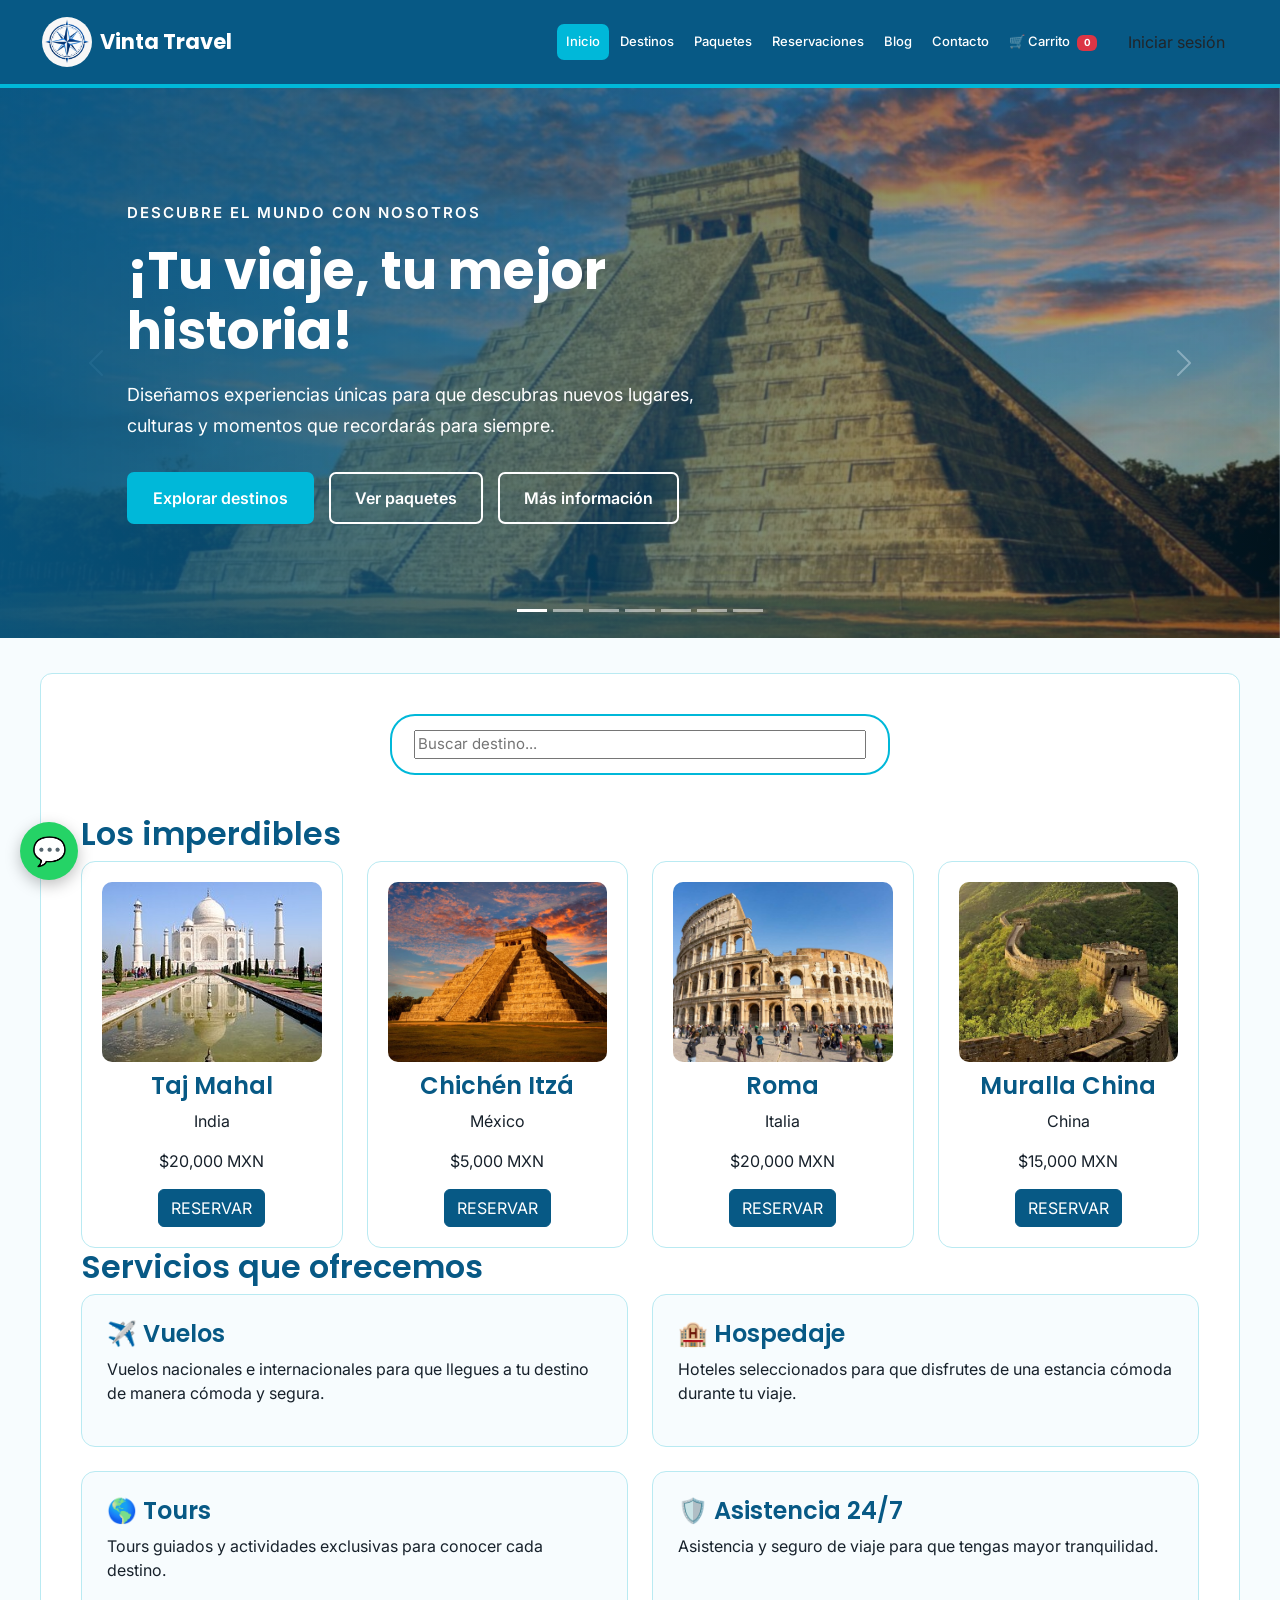
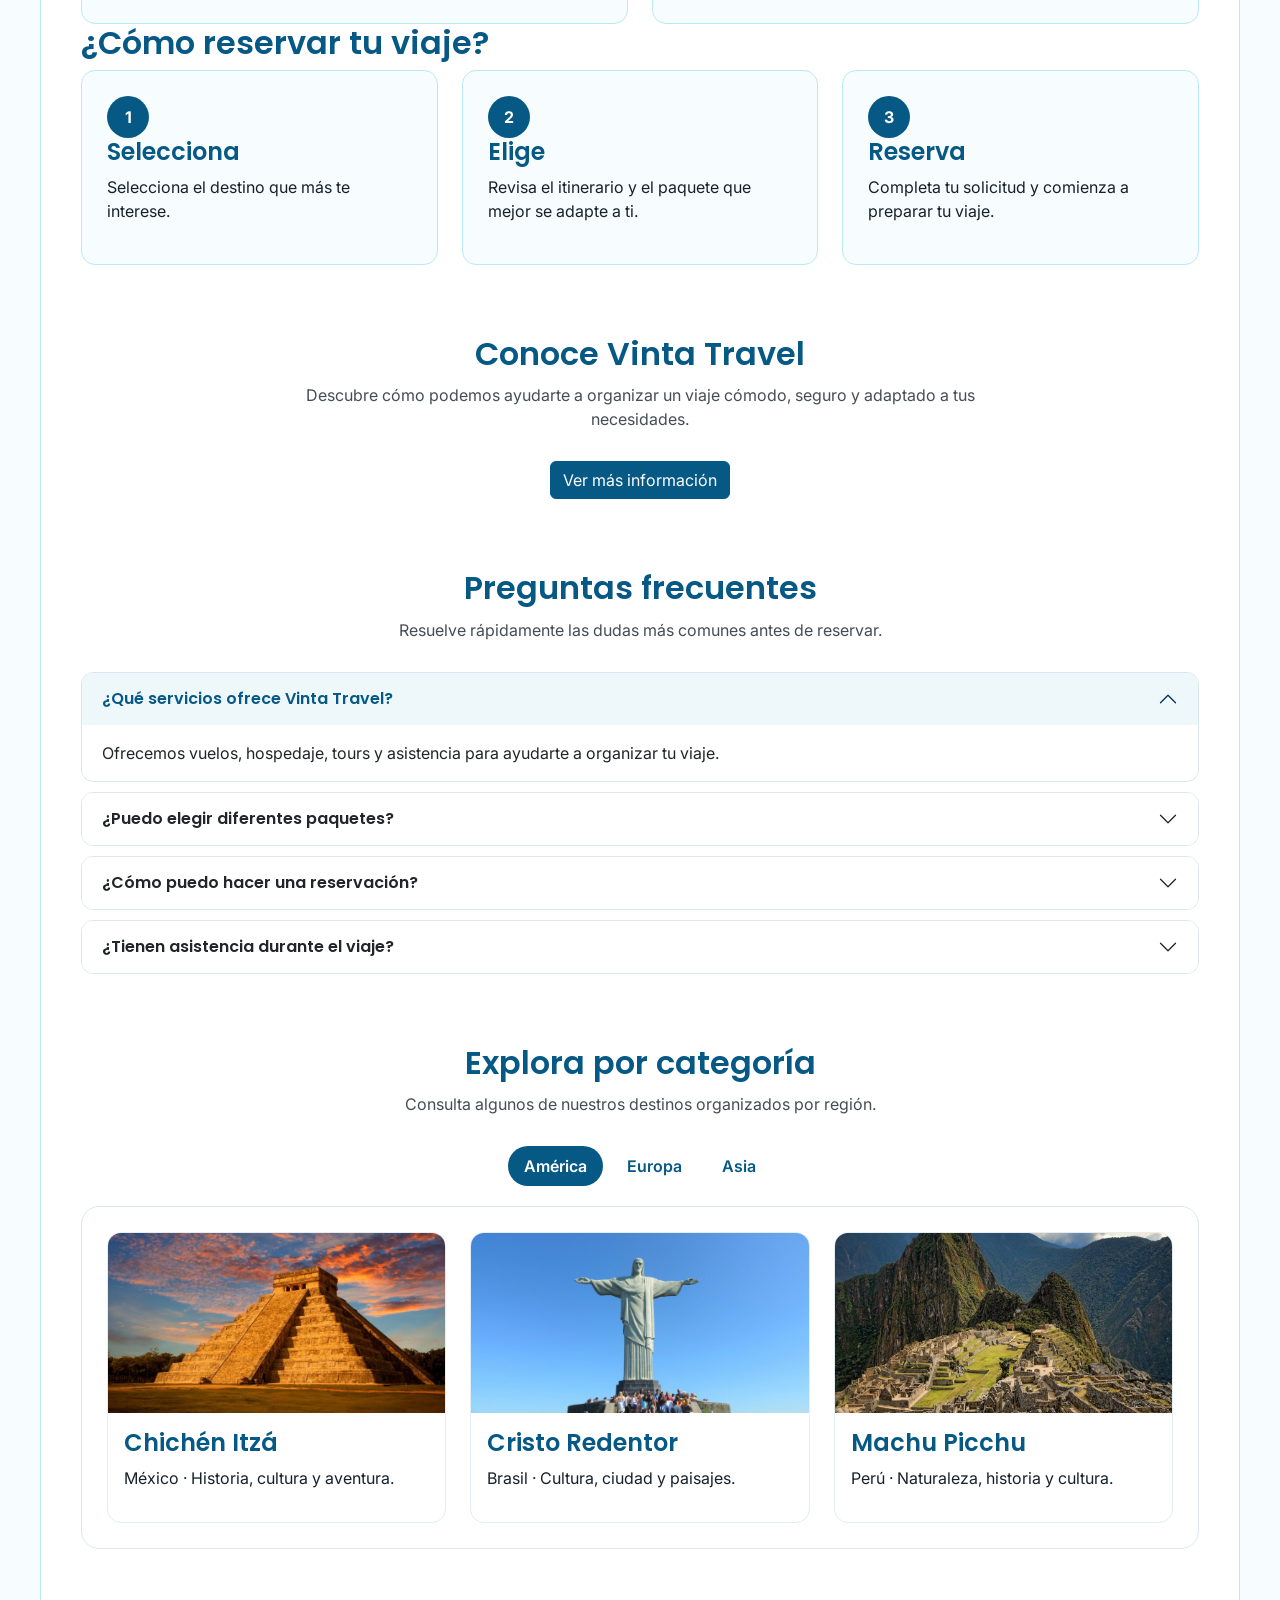
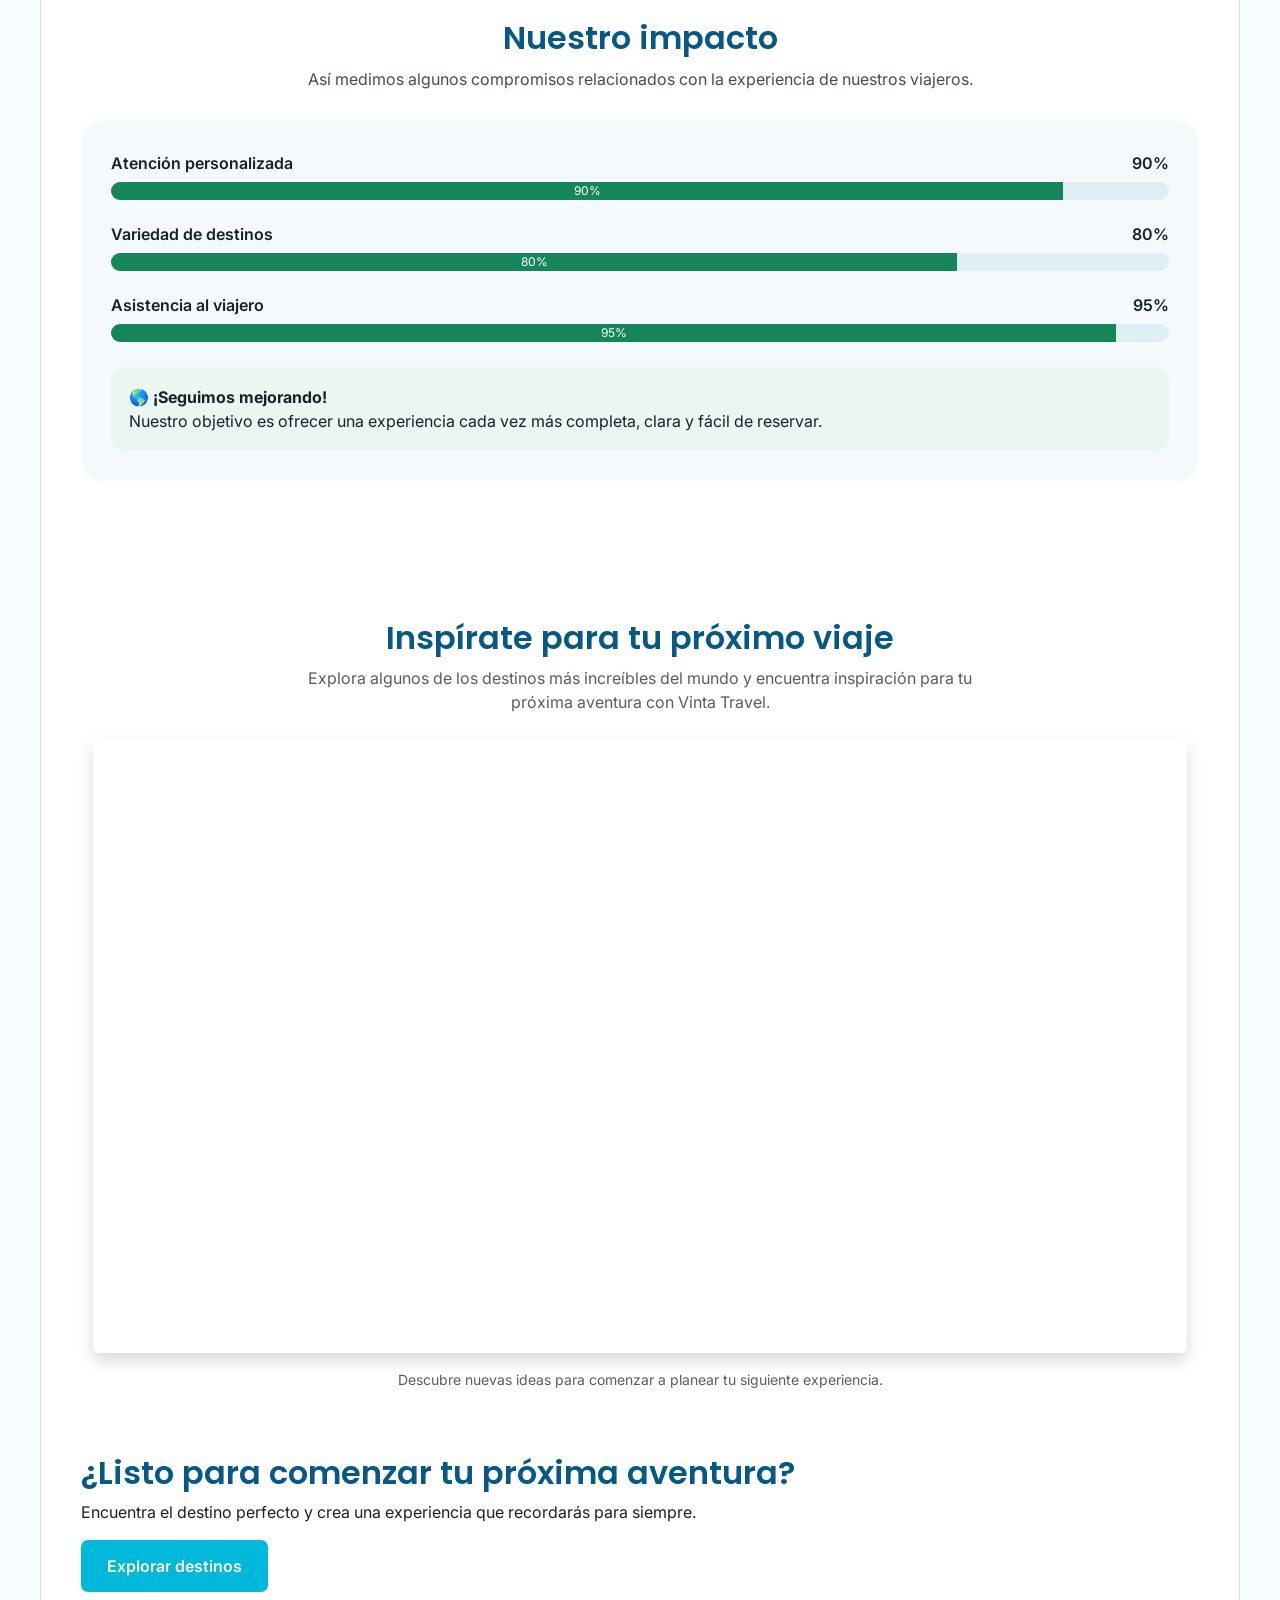
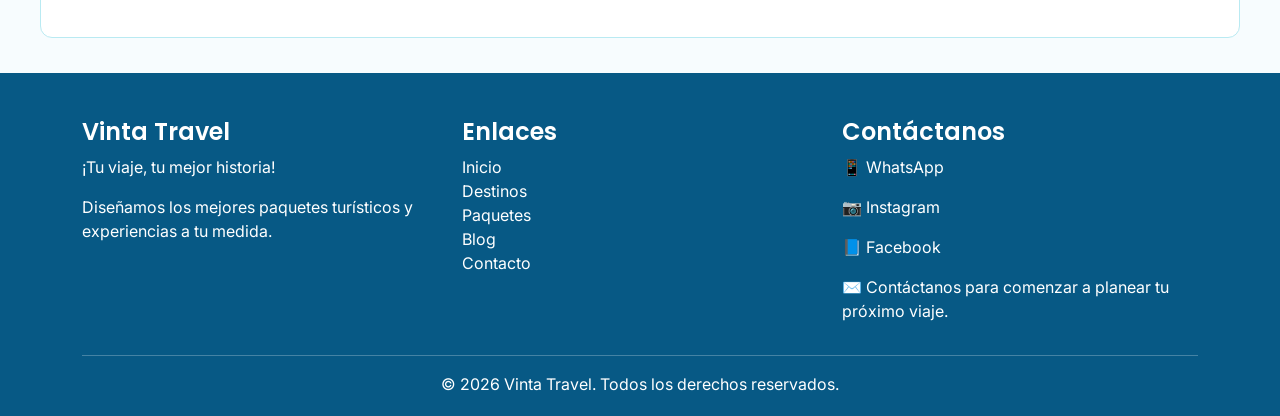
<file: index.html>
<!DOCTYPE html>

<html lang="es">

<head>

    <meta charset="UTF-8">

    <meta name="viewport"
          content="width=device-width, initial-scale=1.0">


    <title>
        Vinta Travel | Tu viaje, tu mejor historia
    </title>


    <meta name="description"
          content="Vinta Travel es una agencia de viajes donde puedes descubrir destinos, paquetes turísticos y opciones para planear tu próxima aventura.">


    <meta name="keywords"
          content="viajes, turismo, vuelos, paquetes turísticos, destinos, hoteles">


    <meta name="author"
          content="Mariana Marín, Cynthia Sánchez">


    <!-- ========================================
         BOOTSTRAP
         ======================================== -->

    <link href="https://cdn.jsdelivr.net/npm/bootstrap@5.3.8/dist/css/bootstrap.min.css"
          rel="stylesheet">


    <!-- ========================================
         GOOGLE FONTS
         ======================================== -->

    <link rel="preconnect"
          href="https://fonts.googleapis.com">


    <link rel="preconnect"
          href="https://fonts.gstatic.com"
          crossorigin>


    <link href="https://fonts.googleapis.com/css2?family=Inter:wght@400;500;600&family=Poppins:wght@500;600;700&display=swap"
          rel="stylesheet">


    <!-- ========================================
         CSS
         ======================================== -->

    <link rel="stylesheet"
          href="styles.css">


    <!-- ========================================
         ESTILOS DE LOS COMPONENTES
         ======================================== -->

    <style>


        /* ========================================
           COMPONENTES INTERACTIVOS
           ======================================== */

        .interactivos-vinta {

            padding: 70px 0 20px;

        }


        .bloque-interactivo {

            margin-bottom: 70px;

        }


        .titulo-interactivo {

            text-align: center;

            margin-bottom: 10px;

        }


        .subtitulo-interactivo {

            text-align: center;

            max-width: 700px;

            margin: 0 auto 30px;

            opacity: .8;

        }



        /* ========================================
           MODAL
           ======================================== */

        .vinta-modal .modal-content {

            border: 0;

            border-radius: 18px;

            overflow: hidden;

        }


        .vinta-modal .modal-header {

            background: #075985;

            color: white;

            border: none;

        }


        .vinta-modal .btn-close {

            filter: brightness(0) invert(1);

        }


        .vinta-modal .modal-body {

            padding: 30px;

        }



        /* ========================================
           ACORDEÓN
           ======================================== */

        .vinta-accordion .accordion-item {

            border: 1px solid #dbe7ee;

            border-radius: 12px !important;

            overflow: hidden;

            margin-bottom: 10px;

        }


        .vinta-accordion .accordion-button {

            font-weight: 600;

        }


        .vinta-accordion .accordion-button:not(.collapsed) {

            color: #075985;

            background: #eef8fb;

            box-shadow: none;

        }



        /* ========================================
           TABS
           ======================================== */

        .vinta-tabs .nav-pills {

            justify-content: center;

            gap: 8px;

            margin-bottom: 20px;

        }


        .vinta-tabs .nav-link {

            color: #075985;

            border-radius: 30px;

            font-weight: 600;

        }


        .vinta-tabs .nav-link.active {

            background: #075985;

        }


        .vinta-tab-content {

            border: 1px solid #dbe7ee;

            border-radius: 18px;

            padding: 25px;

            background: white;

        }


        .vinta-destino-mini {

            height: 100%;

            border: 1px solid #e3edf2;

            border-radius: 14px;

            overflow: hidden;

            background: white;

        }


        .vinta-destino-mini img {

            width: 100%;

            height: 180px;

            object-fit: cover;

        }


        .vinta-destino-mini .info {

            padding: 16px;

        }



        /* ========================================
           PROGRESS BAR
           ======================================== */

        .impacto-vinta {

            background: #f4fafc;

            border-radius: 20px;

            padding: 30px;

        }


        .impacto-item {

            margin-bottom: 22px;

        }


        .impacto-label {

            display: flex;

            justify-content: space-between;

            margin-bottom: 7px;

            font-weight: 600;

        }


        .impacto-vinta .progress {

            height: 18px;

            border-radius: 20px;

            background: #dfeef2;

        }


        .impacto-vinta .progress-bar {

            background: #16865a;

        }


        .impacto-nota {

            margin-top: 25px;

            padding: 18px;

            border-radius: 14px;

            background: #eaf7f0;

        }



        /* ========================================
           RESPONSIVE DE COMPONENTES
           ======================================== */

        @media (max-width: 767px) {


            .interactivos-vinta {

                padding-top: 45px;

            }


            .vinta-tab-content {

                padding: 18px;

            }


            .impacto-vinta {

                padding: 20px;

            }


        }


    </style>


</head>


<body>


    <!-- =====================================================
         NAVBAR
         ===================================================== -->

    <header>


        <nav class="navbar navbar-expand-xl vinta-navbar">


            <div class="container-fluid">


                <!-- ========================================
                     LOGO
                     ======================================== -->

                <a class="navbar-brand d-flex align-items-center"
                   href="index.html">

<img src="logo.jpeg"
                         alt="Logo Vinta Travel"
                         width="50"
                         height="50"
                         class="rounded-circle me-2">

                    <span>

                        Vinta Travel

                    </span>


                </a>



                <!-- ========================================
                     BOTÓN OFFCANVAS
                     ======================================== -->

                <button class="navbar-toggler"
                        type="button"
                        data-bs-toggle="offcanvas"
                        data-bs-target="#menuVinta"
                        aria-controls="menuVinta"
                        aria-label="Abrir menú">


                    <span class="navbar-toggler-icon"></span>


                </button>



                <!-- ========================================
                     MENÚ DESKTOP
                     ======================================== -->

                <div class="collapse navbar-collapse justify-content-end">


                    <ul class="navbar-nav align-items-xl-center">


                        <li class="nav-item">


                            <a class="nav-link active"
                               aria-current="page"
                               href="index.html">


                                Inicio


                            </a>


                        </li>



                        <li class="nav-item">


                            <a class="nav-link"
                               href="destinos.html">


                                Destinos


                            </a>


                        </li>



                        <li class="nav-item">


                            <a class="nav-link"
                               href="paquetes.html">


                                Paquetes


                            </a>


                        </li>



                        <li class="nav-item">


                            <a class="nav-link"
                               href="reservaciones.html">


                                Reservaciones


                            </a>


                        </li>



                        <li class="nav-item">


                            <a class="nav-link"
                               href="blog.html">


                                Blog


                            </a>


                        </li>



                        <li class="nav-item">


                            <a class="nav-link"
                               href="contacto.html">


                                Contacto


                            </a>


                        </li>



                        <!-- ========================================
                             CARRITO + CONTADOR JAVASCRIPT
                             ======================================== -->

                        <li class="nav-item">


                            <a class="nav-link"
                               href="carrito.html">


                                🛒 Carrito


                                <span class="badge bg-danger contador-carrito">

                                    0

                                </span>


                            </a>


                        </li>



                        <li class="nav-item ms-xl-2">


                            <a class="btn btn-login"
                               href="login.html">


                                Iniciar sesión


                            </a>


                        </li>


                    </ul>


                </div>


            </div>


        </nav>


    </header>



    <!-- =====================================================
         OFFCANVAS - MENÚ TABLET Y CELULAR
         ===================================================== -->

    <div class="offcanvas offcanvas-end"
         tabindex="-1"
         id="menuVinta"
         aria-labelledby="menuVintaLabel">


        <div class="offcanvas-header">


            <h2 class="offcanvas-title"
                id="menuVintaLabel">


                Vinta Travel


            </h2>


            <button type="button"
                    class="btn-close"
                    data-bs-dismiss="offcanvas"
                    aria-label="Cerrar menú">
            </button>


        </div>



        <div class="offcanvas-body">


            <nav aria-label="Menú principal">


                <ul class="navbar-nav">


                    <li class="nav-item">


                        <a class="nav-link"
                           href="index.html">


                            🏠 Inicio


                        </a>


                    </li>



                    <li class="nav-item">


                        <a class="nav-link"
                           href="destinos.html">


                            🌎 Destinos


                        </a>


                    </li>



                    <li class="nav-item">


                        <a class="nav-link"
                           href="paquetes.html">


                            ✈️ Paquetes


                        </a>


                    </li>



                    <li class="nav-item">


                        <a class="nav-link"
                           href="reservaciones.html">


                            📅 Reservaciones


                        </a>


                    </li>



                    <li class="nav-item">


                        <a class="nav-link"
                           href="blog.html">


                            📝 Blog


                        </a>


                    </li>



                    <li class="nav-item">


                        <a class="nav-link"
                           href="contacto.html">


                            📞 Contacto


                        </a>


                    </li>



                    <li class="nav-item">


                        <a class="nav-link"
                           href="carrito.html">


                            🛒 Carrito


                            <span class="badge bg-danger contador-carrito">

                                0

                            </span>


                        </a>


                    </li>



                    <li class="nav-item mt-3">


                        <a class="btn btn-login w-100"
                           href="login.html">


                            Iniciar sesión


                        </a>


                    </li>


                </ul>


            </nav>


        </div>


    </div>



    <!-- =====================================================
         CONTENIDO PRINCIPAL
         ===================================================== -->

    <main>



        <!-- =================================================
             HERO - CARRUSEL DE LAS 7 MARAVILLAS
             ================================================= -->

        <section class="hero">


            <div id="heroCarrusel"
                 class="carousel slide carousel-fade"
                 data-bs-ride="carousel"
                 data-bs-interval="4000">



                <!-- ========================================
                     IMÁGENES
                     ======================================== -->

                <div class="carousel-inner">



                    <!-- 1. CHICHÉN ITZÁ -->

                    <div class="carousel-item active">


                        <img src="chichen-itza.jpeg"
                             class="d-block w-100"
                             alt="Chichén Itzá, México">


                    </div>



                    <!-- 2. CRISTO REDENTOR -->

                    <div class="carousel-item">


                        <img src="cristo-redentor.jpeg"
                             class="d-block w-100"
                             alt="Cristo Redentor, Brasil">


                    </div>



                    <!-- 3. ROMA -->

                    <div class="carousel-item">


                        <img src="roma.jpeg"
                             class="d-block w-100"
                             alt="Coliseo de Roma, Italia">


                    </div>



                    <!-- 4. MURALLA CHINA -->

                    <div class="carousel-item">


                        <img src="muralla-china.jpeg"
                             class="d-block w-100"
                             alt="Gran Muralla China">


                    </div>



                    <!-- 5. MACHU PICCHU -->

                    <div class="carousel-item">


                        <img src="machu-picchu.jpeg"
                             class="d-block w-100"
                             alt="Machu Picchu, Perú">


                    </div>



                    <!-- 6. PETRA -->

                    <div class="carousel-item">


                        <img src="petra.jpeg"
                             class="d-block w-100"
                             alt="Petra, Jordania">


                    </div>



                    <!-- 7. TAJ MAHAL -->

                    <div class="carousel-item">


                        <img src="taj-mahal.jpeg"
                             class="d-block w-100"
                             alt="Taj Mahal, India">


                    </div>


                </div>



                <!-- ========================================
                     TEXTO DEL HERO
                     ======================================== -->

                <div class="hero-overlay">


                    <div class="hero-content">


                        <p class="hero-subtitle">


                            DESCUBRE EL MUNDO CON NOSOTROS


                        </p>



                        <h1>


                            ¡Tu viaje, tu mejor historia!


                        </h1>



                        <p class="hero-text">


                            Diseñamos experiencias únicas para que descubras
                            nuevos lugares, culturas y momentos que recordarás
                            para siempre.


                        </p>



                        <div class="hero-buttons">


                            <a href="destinos.html"
                               class="btn btn-hero-primary">


                                Explorar destinos


                            </a>



                            <a href="paquetes.html"
                               class="btn btn-hero-secondary">


                                Ver paquetes


                            </a>



                            <button type="button"
                                    class="btn btn-hero-secondary"
                                    data-bs-toggle="modal"
                                    data-bs-target="#modalVinta">


                                Más información


                            </button>


                        </div>


                    </div>


                </div>



                <!-- BOTÓN ANTERIOR -->

                <button class="carousel-control-prev"
                        type="button"
                        data-bs-target="#heroCarrusel"
                        data-bs-slide="prev">


                    <span class="carousel-control-prev-icon"></span>


                </button>



                <!-- BOTÓN SIGUIENTE -->

                <button class="carousel-control-next"
                        type="button"
                        data-bs-target="#heroCarrusel"
                        data-bs-slide="next">


                    <span class="carousel-control-next-icon"></span>


                </button>



                <!-- INDICADORES -->

                <div class="carousel-indicators">


                    <button type="button"
                            data-bs-target="#heroCarrusel"
                            data-bs-slide-to="0"
                            class="active"
                            aria-label="Chichén Itzá">
                    </button>


                    <button type="button"
                            data-bs-target="#heroCarrusel"
                            data-bs-slide-to="1"
                            aria-label="Cristo Redentor">
                    </button>


                    <button type="button"
                            data-bs-target="#heroCarrusel"
                            data-bs-slide-to="2"
                            aria-label="Roma">
                    </button>


                    <button type="button"
                            data-bs-target="#heroCarrusel"
                            data-bs-slide-to="3"
                            aria-label="Muralla China">
                    </button>


                    <button type="button"
                            data-bs-target="#heroCarrusel"
                            data-bs-slide-to="4"
                            aria-label="Machu Picchu">
                    </button>


                    <button type="button"
                            data-bs-target="#heroCarrusel"
                            data-bs-slide-to="5"
                            aria-label="Petra">
                    </button>


                    <button type="button"
                            data-bs-target="#heroCarrusel"
                            data-bs-slide-to="6"
                            aria-label="Taj Mahal">
                    </button>


                </div>


            </div>


        </section>



        <!-- =================================================
             CONTENIDO INICIO
             ================================================= -->

        <section class="contenido-inicio">



            <!-- =============================================
                 BUSCADOR
                 ============================================= -->

            <div class="busqueda">

                <input type="text"
                       id="buscadorDestinos"
                       placeholder="Buscar destino...">

            </div>



            <!-- =============================================
                 DESTINOS
                 ============================================= -->

            <h2>

                Los imperdibles

            </h2>



            <div class="row g-4">



                <!-- TAJ MAHAL -->

                <div class="col-12 col-sm-6 col-lg-3">


                    <article class="destino-card">


                        <img src="taj-mahal.jpeg"
                             alt="Taj Mahal en India"
                             width="180"
                             height="180">


                        <h3>

                            Taj Mahal

                        </h3>


                        <p>

                            India

                        </p>


                        <p class="precio">

                            $20,000 MXN

                        </p>


                        <button type="button"
                                class="reservar btn btn-primary"
                                data-destino="tajMahal">

                            RESERVAR

                        </button>


                    </article>


                </div>



                <!-- CHICHÉN ITZÁ -->

                <div class="col-12 col-sm-6 col-lg-3">


                    <article class="destino-card">


                        <img src="chichen-itza.jpeg"
                             alt="Chichén Itzá en México"
                             width="180"
                             height="180">


                        <h3>

                            Chichén Itzá

                        </h3>


                        <p>

                            México

                        </p>


                        <p class="precio">

                            $5,000 MXN

                        </p>


                        <button type="button"
                                class="reservar btn btn-primary"
                                data-destino="chichenItza">

                            RESERVAR

                        </button>


                    </article>


                </div>



                <!-- ROMA -->

                <div class="col-12 col-sm-6 col-lg-3">


                    <article class="destino-card">


                        <img src="roma.jpeg"
                             alt="Coliseo de Roma"
                             width="180"
                             height="180">


                        <h3>

                            Roma

                        </h3>


                        <p>

                            Italia

                        </p>


                        <p class="precio">

                            $20,000 MXN

                        </p>


                        <button type="button"
                                class="reservar btn btn-primary"
                                data-destino="roma">

                            RESERVAR

                        </button>


                    </article>


                </div>



                <!-- MURALLA CHINA -->

                <div class="col-12 col-sm-6 col-lg-3">


                    <article class="destino-card">


                        <img src="muralla-china.jpeg"
                             alt="Gran Muralla China"
                             width="180"
                             height="180">


                        <h3>

                            Muralla China

                        </h3>


                        <p>

                            China

                        </p>


                        <p class="precio">

                            $15,000 MXN

                        </p>


                        <button type="button"
                                class="reservar btn btn-primary"
                                data-destino="murallaChina">

                            RESERVAR

                        </button>


                    </article>


                </div>


            </div>



            <!-- =================================================
                 SERVICIOS
                 ================================================= -->

            <section>


                <h2>

                    Servicios que ofrecemos

                </h2>



                <div class="row g-4">



                    <div class="col-12 col-md-6">


                        <div class="servicio-card">


                            <h3>

                                ✈️ Vuelos

                            </h3>


                            <p>

                                Vuelos nacionales e internacionales
                                para que llegues a tu destino de manera
                                cómoda y segura.

                            </p>


                        </div>


                    </div>



                    <div class="col-12 col-md-6">


                        <div class="servicio-card">


                            <h3>

                                🏨 Hospedaje

                            </h3>


                            <p>

                                Hoteles seleccionados para que disfrutes
                                de una estancia cómoda durante tu viaje.

                            </p>


                        </div>


                    </div>



                    <div class="col-12 col-md-6">


                        <div class="servicio-card">


                            <h3>

                                🌎 Tours

                            </h3>


                            <p>

                                Tours guiados y actividades exclusivas
                                para conocer cada destino.

                            </p>


                        </div>


                    </div>



                    <div class="col-12 col-md-6">


                        <div class="servicio-card">


                            <h3>

                                🛡️ Asistencia 24/7

                            </h3>


                            <p>

                                Asistencia y seguro de viaje para que
                                tengas mayor tranquilidad.

                            </p>


                        </div>


                    </div>


                </div>


            </section>



            <!-- =================================================
                 CÓMO RESERVAR
                 ================================================= -->

            <section>


                <h2>

                    ¿Cómo reservar tu viaje?

                </h2>



                <div class="row g-4">



                    <div class="col-12 col-md-4">


                        <div class="paso-card">


                            <span class="numero-paso">

                                1

                            </span>


                            <h3>

                                Selecciona

                            </h3>


                            <p>

                                Selecciona el destino que más
                                te interese.

                            </p>


                        </div>


                    </div>



                    <div class="col-12 col-md-4">


                        <div class="paso-card">


                            <span class="numero-paso">

                                2

                            </span>


                            <h3>

                                Elige

                            </h3>


                            <p>

                                Revisa el itinerario y el paquete
                                que mejor se adapte a ti.

                            </p>


                        </div>


                    </div>



                    <div class="col-12 col-md-4">


                        <div class="paso-card">


                            <span class="numero-paso">

                                3

                            </span>


                            <h3>

                                Reserva

                            </h3>


                            <p>

                                Completa tu solicitud y comienza
                                a preparar tu viaje.

                            </p>


                        </div>


                    </div>


                </div>


            </section>



            <!-- =================================================
                 COMPONENTES INTERACTIVOS
                 ================================================= -->

            <section class="interactivos-vinta">



                <!-- =================================================
                     1. MODAL
                     ================================================= -->

                <div class="bloque-interactivo">


                    <h2 class="titulo-interactivo">

                        Conoce Vinta Travel

                    </h2>


                    <p class="subtitulo-interactivo">

                        Descubre cómo podemos ayudarte a organizar
                        un viaje cómodo, seguro y adaptado a tus necesidades.

                    </p>



                    <div class="text-center">


                        <button type="button"
                                class="btn btn-primary"
                                data-bs-toggle="modal"
                                data-bs-target="#modalVinta">

                            Ver más información

                        </button>


                    </div>


                </div>



                <!-- MODAL VINTA -->

                <div class="modal fade vinta-modal"
                     id="modalVinta"
                     tabindex="-1"
                     aria-labelledby="modalVintaTitulo"
                     aria-hidden="true">


                    <div class="modal-dialog modal-dialog-centered">


                        <div class="modal-content">


                            <div class="modal-header">


                                <h2 class="modal-title fs-5"
                                    id="modalVintaTitulo">

                                    ✈️ Sobre Vinta Travel

                                </h2>


                                <button type="button"
                                        class="btn-close"
                                        data-bs-dismiss="modal"
                                        aria-label="Cerrar">
                                </button>


                            </div>


                            <div class="modal-body">


                                <p>

                                    En Vinta Travel diseñamos experiencias
                                    turísticas para que puedas descubrir
                                    nuevos lugares de forma sencilla y segura.

                                </p>


                                <ul>

                                    <li>
                                        Destinos nacionales e internacionales.
                                    </li>

                                    <li>
                                        Paquetes turísticos.
                                    </li>

                                    <li>
                                        Hospedaje, vuelos y tours.
                                    </li>

                                    <li>
                                        Asistencia para viajeros.
                                    </li>

                                </ul>


                                <p class="mb-0">

                                    <strong>
                                        Tu viaje, tu mejor historia.
                                    </strong>

                                </p>


                            </div>


                            <div class="modal-footer">


                                <a href="contacto.html"
                                   class="btn btn-primary">

                                    Contactar a Vinta

                                </a>


                                <button type="button"
                                        class="btn btn-secondary"
                                        data-bs-dismiss="modal">

                                    Cerrar

                                </button>


                            </div>


                        </div>


                    </div>


                </div>



                <!-- =================================================
                     2. ACORDEÓN
                     ================================================= -->

                <div class="bloque-interactivo">


                    <h2 class="titulo-interactivo">

                        Preguntas frecuentes

                    </h2>


                    <p class="subtitulo-interactivo">

                        Resuelve rápidamente las dudas más comunes
                        antes de reservar.

                    </p>


                    <div class="accordion vinta-accordion"
                         id="faqVinta">


                        <div class="accordion-item">


                            <h3 class="accordion-header">


                                <button class="accordion-button"
                                        type="button"
                                        data-bs-toggle="collapse"
                                        data-bs-target="#faq1"
                                        aria-expanded="true"
                                        aria-controls="faq1">

                                    ¿Qué servicios ofrece Vinta Travel?

                                </button>


                            </h3>


                            <div id="faq1"
                                 class="accordion-collapse collapse show"
                                 data-bs-parent="#faqVinta">


                                <div class="accordion-body">

                                    Ofrecemos vuelos, hospedaje,
                                    tours y asistencia para ayudarte
                                    a organizar tu viaje.

                                </div>


                            </div>


                        </div>



                        <div class="accordion-item">


                            <h3 class="accordion-header">


                                <button class="accordion-button collapsed"
                                        type="button"
                                        data-bs-toggle="collapse"
                                        data-bs-target="#faq2"
                                        aria-expanded="false"
                                        aria-controls="faq2">

                                    ¿Puedo elegir diferentes paquetes?

                                </button>


                            </h3>


                            <div id="faq2"
                                 class="accordion-collapse collapse"
                                 data-bs-parent="#faqVinta">


                                <div class="accordion-body">

                                    Sí. Puedes elegir el paquete que
                                    mejor se adapte a tu presupuesto
                                    y experiencia.

                                </div>


                            </div>


                        </div>



                        <div class="accordion-item">


                            <h3 class="accordion-header">


                                <button class="accordion-button collapsed"
                                        type="button"
                                        data-bs-toggle="collapse"
                                        data-bs-target="#faq3"
                                        aria-expanded="false"
                                        aria-controls="faq3">

                                    ¿Cómo puedo hacer una reservación?

                                </button>


                            </h3>


                            <div id="faq3"
                                 class="accordion-collapse collapse"
                                 data-bs-parent="#faqVinta">


                                <div class="accordion-body">

                                    Selecciona un destino, consulta
                                    su itinerario y completa tu solicitud
                                    en Reservaciones.

                                </div>


                            </div>


                        </div>



                        <div class="accordion-item">


                            <h3 class="accordion-header">


                                <button class="accordion-button collapsed"
                                        type="button"
                                        data-bs-toggle="collapse"
                                        data-bs-target="#faq4"
                                        aria-expanded="false"
                                        aria-controls="faq4">

                                    ¿Tienen asistencia durante el viaje?

                                </button>


                            </h3>


                            <div id="faq4"
                                 class="accordion-collapse collapse"
                                 data-bs-parent="#faqVinta">


                                <div class="accordion-body">

                                    Sí. Contamos con asistencia para
                                    brindarte mayor tranquilidad.

                                </div>


                            </div>


                        </div>


                    </div>


                </div>



                <!-- =================================================
                     3. TABS / PILLS
                     ================================================= -->

                <div class="bloque-interactivo vinta-tabs">


                    <h2 class="titulo-interactivo">

                        Explora por categoría

                    </h2>


                    <p class="subtitulo-interactivo">

                        Consulta algunos de nuestros destinos
                        organizados por región.

                    </p>



                    <ul class="nav nav-pills"
                        role="tablist">


                        <li class="nav-item"
                            role="presentation">


                            <button class="nav-link active"
                                    data-bs-toggle="pill"
                                    data-bs-target="#america"
                                    type="button">

                                América

                            </button>


                        </li>



                        <li class="nav-item"
                            role="presentation">


                            <button class="nav-link"
                                    data-bs-toggle="pill"
                                    data-bs-target="#europa"
                                    type="button">

                                Europa

                            </button>


                        </li>



                        <li class="nav-item"
                            role="presentation">


                            <button class="nav-link"
                                    data-bs-toggle="pill"
                                    data-bs-target="#asia"
                                    type="button">

                                Asia

                            </button>


                        </li>


                    </ul>



                    <div class="tab-content vinta-tab-content">



                        <!-- AMÉRICA -->

                        <div class="tab-pane fade show active"
                             id="america">


                            <div class="row g-4">


                                <div class="col-12 col-md-4">


                                    <article class="vinta-destino-mini">


                                        <img src="chichen-itza.jpeg"
                                             alt="Chichén Itzá">


                                        <div class="info">


                                            <h3>

                                                Chichén Itzá

                                            </h3>


                                            <p>

                                                México · Historia,
                                                cultura y aventura.

                                            </p>


                                        </div>


                                    </article>


                                </div>



                                <div class="col-12 col-md-4">


                                    <article class="vinta-destino-mini">


                                        <img src="cristo-redentor.jpeg"
                                             alt="Cristo Redentor">


                                        <div class="info">


                                            <h3>

                                                Cristo Redentor

                                            </h3>


                                            <p>

                                                Brasil · Cultura,
                                                ciudad y paisajes.

                                            </p>


                                        </div>


                                    </article>


                                </div>



                                <div class="col-12 col-md-4">


                                    <article class="vinta-destino-mini">


                                        <img src="machu-picchu.jpeg"
                                             alt="Machu Picchu">


                                        <div class="info">


                                            <h3>

                                                Machu Picchu

                                            </h3>


                                            <p>

                                                Perú · Naturaleza,
                                                historia y cultura.

                                            </p>


                                        </div>


                                    </article>


                                </div>


                            </div>


                        </div>



                        <!-- EUROPA -->

                        <div class="tab-pane fade"
                             id="europa">


                            <div class="row g-4">


                                <div class="col-12 col-md-6 offset-md-3">


                                    <article class="vinta-destino-mini">


                                        <img src="roma.jpeg"
                                             alt="Coliseo de Roma">


                                        <div class="info">


                                            <h3>

                                                Roma

                                            </h3>


                                            <p>

                                                Italia · Historia,
                                                arquitectura y gastronomía.

                                            </p>


                                        </div>


                                    </article>


                                </div>


                            </div>


                        </div>



                        <!-- ASIA -->

                        <div class="tab-pane fade"
                             id="asia">


                            <div class="row g-4">


                                <div class="col-12 col-md-6">


                                    <article class="vinta-destino-mini">


                                        <img src="muralla-china.jpeg"
                                             alt="Muralla China">


                                        <div class="info">


                                            <h3>

                                                Muralla China

                                            </h3>


                                            <p>

                                                China · Historia
                                                y paisajes.

                                            </p>


                                        </div>


                                    </article>


                                </div>



                                <div class="col-12 col-md-6">


                                    <article class="vinta-destino-mini">


                                        <img src="taj-mahal.jpeg"
                                             alt="Taj Mahal">


                                        <div class="info">


                                            <h3>

                                                Taj Mahal

                                            </h3>


                                            <p>

                                                India · Cultura
                                                y arquitectura.

                                            </p>


                                        </div>


                                    </article>


                                </div>



                                <div class="col-12 col-md-6 offset-md-3">


                                    <article class="vinta-destino-mini">


                                        <img src="petra.jpeg"
                                             alt="Petra">


                                        <div class="info">


                                            <h3>

                                                Petra

                                            </h3>


                                            <p>

                                                Jordania · Historia
                                                y arquitectura.

                                            </p>


                                        </div>


                                    </article>


                                </div>


                            </div>


                        </div>


                    </div>


                </div>



                <!-- =================================================
                     4. PROGRESS BAR
                     ================================================= -->

                <div class="bloque-interactivo">


                    <h2 class="titulo-interactivo">

                        Nuestro impacto

                    </h2>


                    <p class="subtitulo-interactivo">

                        Así medimos algunos compromisos relacionados
                        con la experiencia de nuestros viajeros.

                    </p>



                    <div class="impacto-vinta">


                        <div class="impacto-item">


                            <div class="impacto-label">

                                <span>
                                    Atención personalizada
                                </span>

                                <span>
                                    90%
                                </span>

                            </div>


                            <div class="progress">


                                <div class="progress-bar"
                                     role="progressbar"
                                     style="width: 90%;"
                                     aria-valuenow="90"
                                     aria-valuemin="0"
                                     aria-valuemax="100">

                                    90%

                                </div>


                            </div>


                        </div>



                        <div class="impacto-item">


                            <div class="impacto-label">

                                <span>
                                    Variedad de destinos
                                </span>

                                <span>
                                    80%
                                </span>

                            </div>


                            <div class="progress">


                                <div class="progress-bar"
                                     role="progressbar"
                                     style="width: 80%;"
                                     aria-valuenow="80"
                                     aria-valuemin="0"
                                     aria-valuemax="100">

                                    80%

                                </div>


                            </div>


                        </div>



                        <div class="impacto-item">


                            <div class="impacto-label">

                                <span>
                                    Asistencia al viajero
                                </span>

                                <span>
                                    95%
                                </span>

                            </div>


                            <div class="progress">


                                <div class="progress-bar"
                                     role="progressbar"
                                     style="width: 95%;"
                                     aria-valuenow="95"
                                     aria-valuemin="0"
                                     aria-valuemax="100">

                                    95%

                                </div>


                            </div>


                        </div>



                        <div class="impacto-nota">


                            <strong>

                                🌎 ¡Seguimos mejorando!

                            </strong>


                            <p class="mb-0">

                                Nuestro objetivo es ofrecer una experiencia
                                cada vez más completa, clara y fácil de reservar.

                            </p>


                        </div>


                    </div>


                </div>


            </section>



            <!-- =================================================
                 VIDEO DE YOUTUBE
                 AVANCE 12
                 ================================================= -->

            <section class="py-5">


                <div class="container">


                    <div class="text-center mb-4">


                        <h2>

                            Inspírate para tu próximo viaje

                        </h2>


                        <p class="text-muted mx-auto"
                           style="max-width: 700px;">

                            Explora algunos de los destinos más increíbles
                            del mundo y encuentra inspiración para tu próxima
                            aventura con Vinta Travel.

                        </p>


                    </div>



                    <!--
                        Bootstrap ratio-16x9 hace que el video
                        sea responsivo en computadora, tablet y celular.
                    -->

                    <div class="ratio ratio-16x9 shadow rounded overflow-hidden">


                        <iframe
                            src="https://www.youtube.com/embed/exI_hD_4jAM"
                            title="Destinos turísticos alrededor del mundo"
                            allow="accelerometer; autoplay; clipboard-write; encrypted-media; gyroscope; picture-in-picture; web-share"
                            referrerpolicy="strict-origin-when-cross-origin"
                            allowfullscreen>
                        </iframe>


                    </div>


                    <p class="text-center text-muted small mt-3">

                        Descubre nuevas ideas para comenzar a planear
                        tu siguiente experiencia.

                    </p>


                </div>


            </section>



            <!-- =================================================
                 CTA
                 ================================================= -->

            <section class="cta">


                <h2>

                    ¿Listo para comenzar tu próxima aventura?

                </h2>


                <p>

                    Encuentra el destino perfecto y crea
                    una experiencia que recordarás para siempre.

                </p>


                <a href="destinos.html"
                   class="btn btn-hero-primary">

                    Explorar destinos

                </a>


            </section>


        </section>


    </main>



    <!-- =====================================================
         FOOTER
         ===================================================== -->

    <footer>


        <div class="container">


            <div class="row g-4">



                <!-- VINTA -->

                <div class="col-12 col-md-4">


                    <h3>

                        Vinta Travel

                    </h3>


                    <p>

                        ¡Tu viaje, tu mejor historia!

                    </p>


                    <p>

                        Diseñamos los mejores paquetes turísticos
                        y experiencias a tu medida.

                    </p>


                </div>



                <!-- ENLACES -->

                <div class="col-12 col-md-4">


                    <h3>

                        Enlaces

                    </h3>


                    <ul class="footer-links">


                        <li>

                            <a href="index.html">

                                Inicio

                            </a>

                        </li>



                        <li>

                            <a href="destinos.html">

                                Destinos

                            </a>

                        </li>



                        <li>

                            <a href="paquetes.html">

                                Paquetes

                            </a>

                        </li>



                        <li>

                            <a href="blog.html">

                                Blog

                            </a>

                        </li>



                        <li>

                            <a href="contacto.html">

                                Contacto

                            </a>

                        </li>


                    </ul>


                </div>



                <!-- CONTACTO -->

                <div class="col-12 col-md-4">


                    <h3>

                        Contáctanos

                    </h3>


                    <p>

                        📱 WhatsApp

                    </p>


                    <p>

                        📷 Instagram

                    </p>


                    <p>

                        📘 Facebook

                    </p>


                    <p>

                        ✉️ Contáctanos para comenzar a planear
                        tu próximo viaje.

                    </p>


                </div>


            </div>



            <hr>



            <div class="text-center">


                <p class="mb-0">

                    © 2026 Vinta Travel.
                    Todos los derechos reservados.

                </p>


            </div>


        </div>


    </footer>



    <!-- =====================================================
         BOOTSTRAP JAVASCRIPT
         ===================================================== -->

    <script src="https://cdn.jsdelivr.net/npm/bootstrap@5.3.8/dist/js/bootstrap.bundle.min.js"></script>



    <!-- =====================================================
         JAVASCRIPT DE VINTA TRAVEL
         ===================================================== -->

    <script src="script.js"></script>


</body>


</html>
</file>
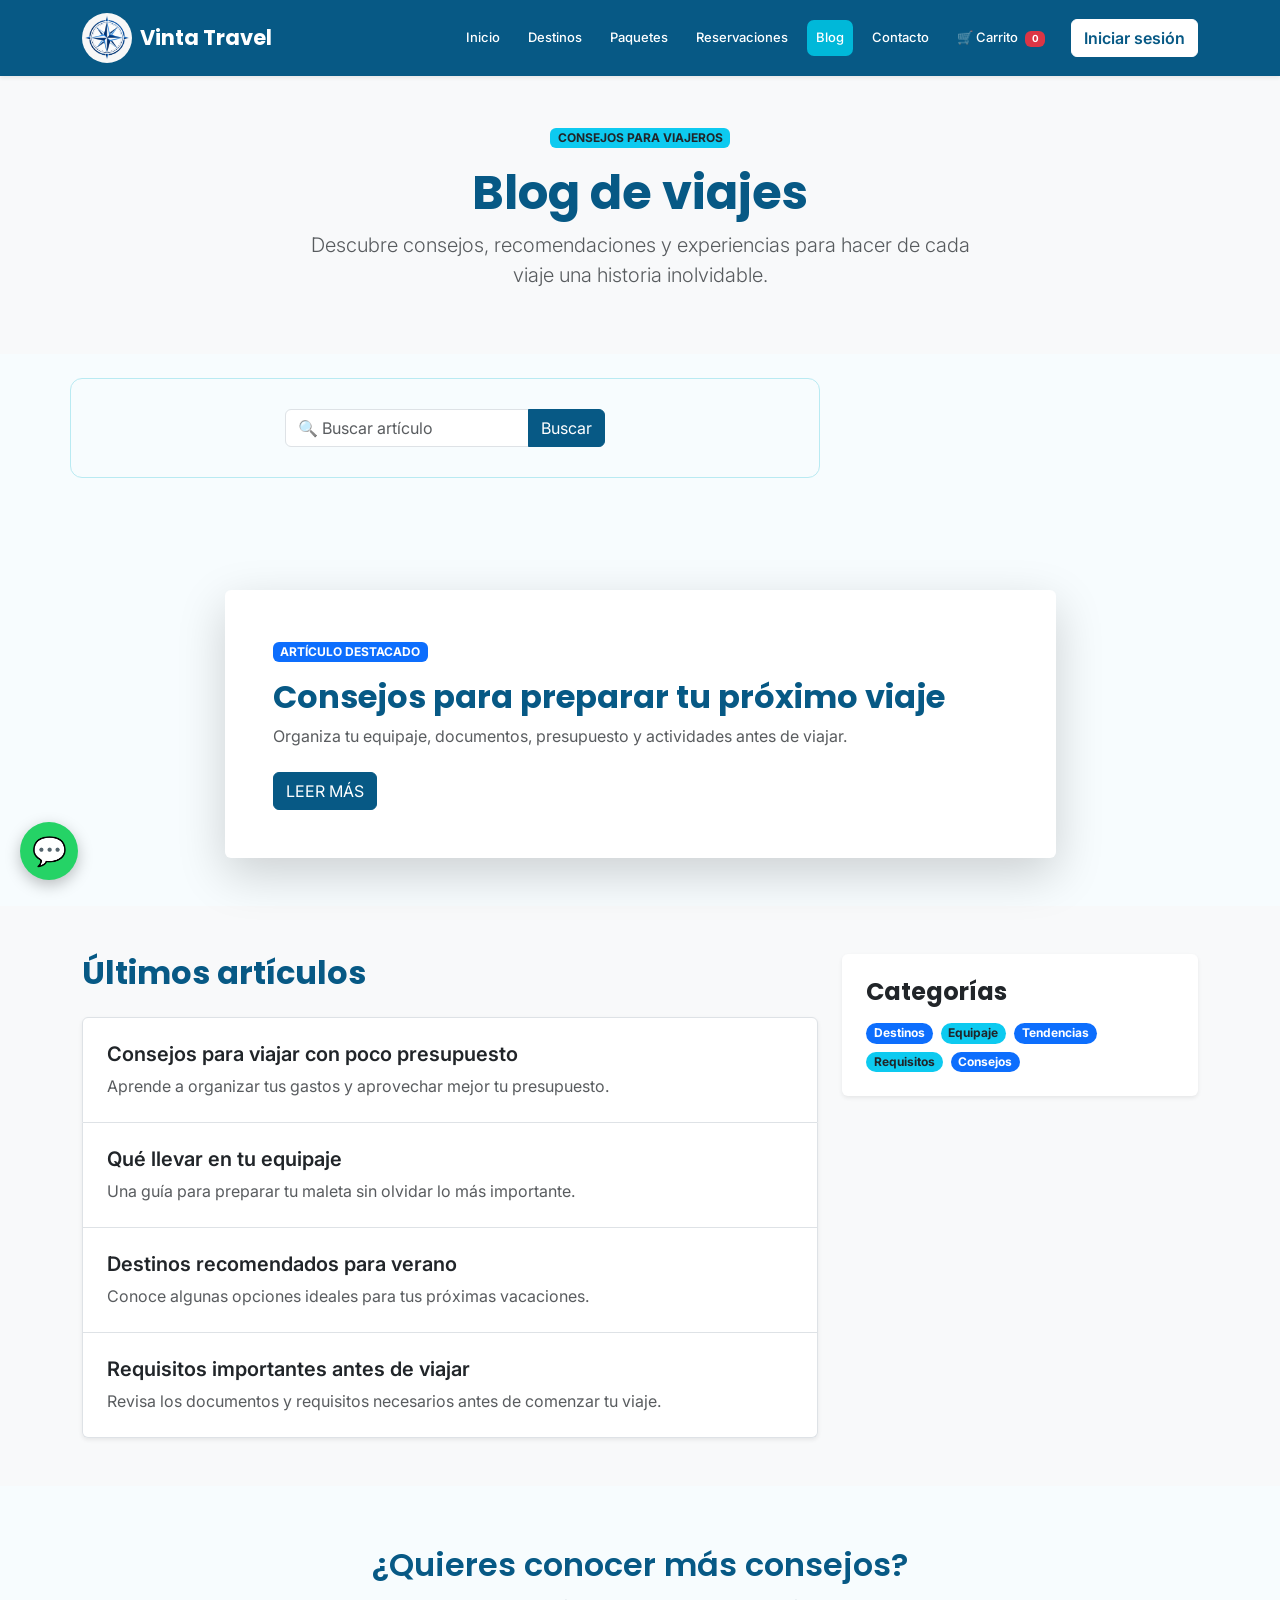
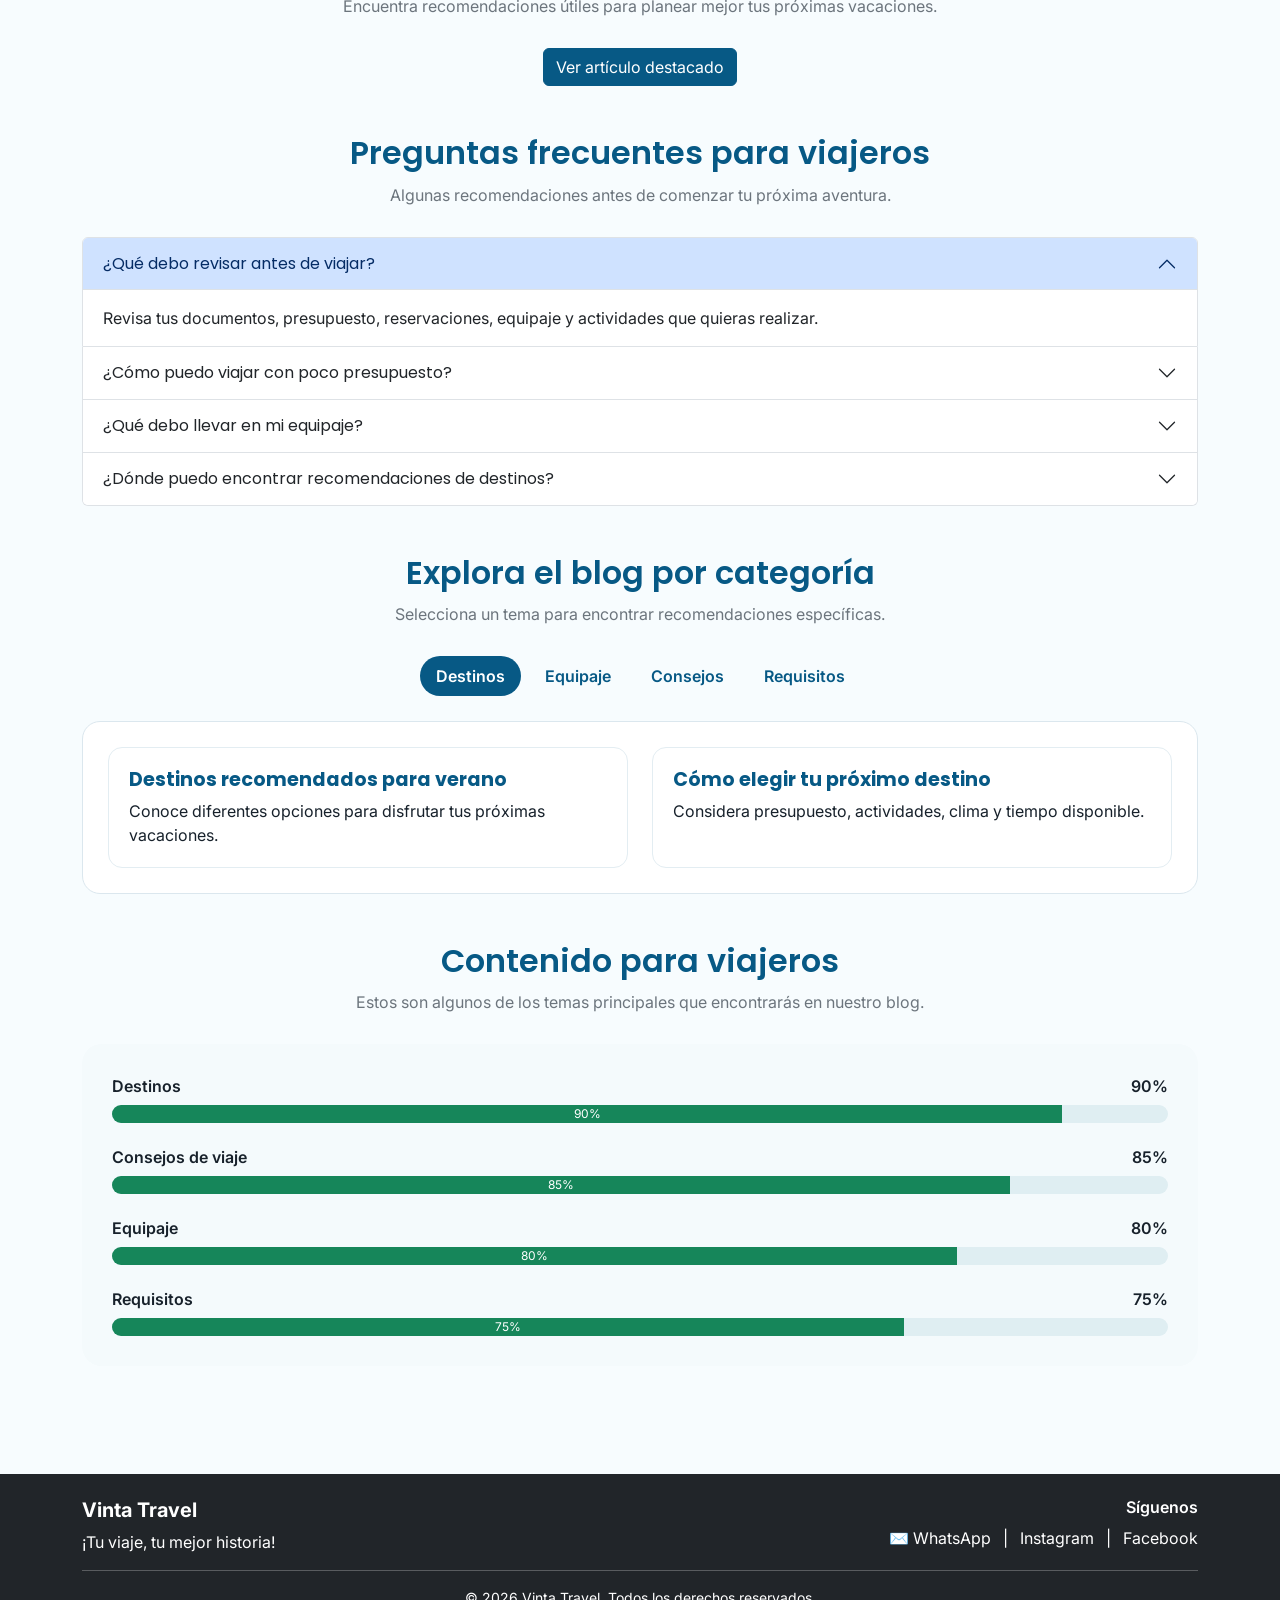
<file: blog.html>
<!DOCTYPE html>
<html lang="es">

<head>

    <meta charset="UTF-8">

    <meta name="viewport"
          content="width=device-width, initial-scale=1.0">

    <title>Blog de viajes | Vinta Travel</title>

    <meta name="description"
          content="Consulta el blog de Vinta Travel con consejos, recomendaciones y contenido útil para preparar y disfrutar tus viajes.">

    <meta name="keywords"
          content="blog de viajes, consejos de viaje, turismo, destinos, recomendaciones de viaje">


    <!-- Bootstrap -->

    <link href="https://cdn.jsdelivr.net/npm/bootstrap@5.3.8/dist/css/bootstrap.min.css"
          rel="stylesheet">


    <!-- Google Fonts -->

    <link rel="preconnect"
          href="https://fonts.googleapis.com">

    <link rel="preconnect"
          href="https://fonts.gstatic.com"
          crossorigin>

    <link href="https://fonts.googleapis.com/css2?family=Inter:wght@400;500;600&family=Poppins:wght@500;600;700&display=swap"
          rel="stylesheet">


    <!-- CSS propio -->

    <link rel="stylesheet"
          href="styles.css">


    <meta name="description"
          content="Blog de viajes de Vinta Travel.">

    <meta name="author"
          content="Mariana Marín, Cynthia Sánchez">


    <!-- =====================================================
         ESTILOS DE LOS COMPONENTES NUEVOS
    ====================================================== -->

    <style>

        .componentes-blog {
            padding: 60px 0;
        }

        .titulo-componente {
            text-align: center;
            margin-bottom: 10px;
        }

        .subtitulo-componente {
            text-align: center;
            max-width: 700px;
            margin: 0 auto 30px;
            color: #6c757d;
        }


        /* ================= MODAL ================= */

        .vinta-modal .modal-content {
            border: none;
            border-radius: 18px;
            overflow: hidden;
        }

        .vinta-modal .modal-header {
            background: #075985;
            color: white;
            border: none;
        }

        .vinta-modal .btn-close {
            filter: brightness(0) invert(1);
        }

        .vinta-modal .modal-body {
            padding: 30px;
        }


        /* ================= TABS / PILLS ================= */

        .blog-tabs .nav-pills {
            justify-content: center;
            gap: 8px;
            margin-bottom: 25px;
        }

        .blog-tabs .nav-link {
            color: #075985;
            font-weight: 600;
            border-radius: 30px;
        }

        .blog-tabs .nav-link.active {
            background: #075985;
            color: white;
        }

        .blog-tab-content {
            border: 1px solid #dbe7ee;
            border-radius: 18px;
            padding: 25px;
            background: white;
        }

        .mini-articulo {
            height: 100%;
            border: 1px solid #e3edf2;
            border-radius: 14px;
            padding: 20px;
            background: white;
        }

        .mini-articulo h3 {
            font-size: 1.2rem;
            font-weight: 700;
        }


        /* ================= PROGRESS BAR ================= */

        .progreso-blog {
            background: #f4fafc;
            border-radius: 20px;
            padding: 30px;
        }

        .progreso-item {
            margin-bottom: 22px;
        }

        .progreso-item:last-child {
            margin-bottom: 0;
        }

        .progreso-label {
            display: flex;
            justify-content: space-between;
            gap: 10px;
            font-weight: 600;
            margin-bottom: 7px;
        }

        .progreso-blog .progress {
            height: 18px;
            border-radius: 20px;
            background: #dfeef2;
        }

        .progreso-blog .progress-bar {
            background: #16865a;
        }


        @media (max-width: 767px) {

            .componentes-blog {
                padding: 40px 0;
            }

            .blog-tab-content,
            .progreso-blog {
                padding: 20px;
            }

        }

    </style>

</head>


<body>


    <!-- =====================================================
         NAVBAR
    ====================================================== -->

    <header>

        <nav class="navbar navbar-expand-lg navbar-dark bg-primary shadow-sm">

            <div class="container">


                <a class="navbar-brand d-flex align-items-center fw-bold"
                   href="index.html">

                    <img src="logo.jpeg"
                         alt="Logo de Vinta Travel"
                         width="50"
                         height="50"
                         class="rounded-circle me-2">

                    Vinta Travel

                </a>


                <!-- Botón del Offcanvas -->

                <button class="navbar-toggler"
                        type="button"
                        data-bs-toggle="offcanvas"
                        data-bs-target="#menuVinta"
                        aria-controls="menuVinta"
                        aria-label="Abrir menú">

                    <span class="navbar-toggler-icon"></span>

                </button>


                <!-- Offcanvas -->

                <div class="offcanvas offcanvas-end text-bg-primary"
                     tabindex="-1"
                     id="menuVinta"
                     aria-labelledby="menuVintaLabel">


                    <div class="offcanvas-header">

                        <h5 class="offcanvas-title"
                            id="menuVintaLabel">

                            Vinta Travel

                        </h5>


                        <button type="button"
                                class="btn-close btn-close-white"
                                data-bs-dismiss="offcanvas"
                                aria-label="Cerrar">
                        </button>

                    </div>


                    <div class="offcanvas-body">

                        <ul class="navbar-nav ms-auto align-items-lg-center gap-lg-2">


                            <li class="nav-item">

                                <a class="nav-link"
                                   href="index.html">

                                    Inicio

                                </a>

                            </li>


                            <li class="nav-item">

                                <a class="nav-link"
                                   href="destinos.html">

                                    Destinos

                                </a>

                            </li>


                            <li class="nav-item">

                                <a class="nav-link"
                                   href="paquetes.html">

                                    Paquetes

                                </a>

                            </li>


                            <li class="nav-item">

                                <a class="nav-link"
                                   href="reservaciones.html">

                                    Reservaciones

                                </a>

                            </li>


                            <li class="nav-item">

                                <a class="nav-link active"
                                   aria-current="page"
                                   href="blog.html">

                                    Blog

                                </a>

                            </li>


                            <li class="nav-item">

                                <a class="nav-link"
                                   href="contacto.html">

                                    Contacto

                                </a>

                            </li>


                            <li class="nav-item">

                                <a class="nav-link"
                                   href="carrito.html">

                                    🛒 Carrito

                                    <span class="badge bg-danger contador-carrito">
                                        0
                                    </span>

                                </a>

                            </li>


                            <li class="nav-item ms-lg-2">

                                <a class="btn btn-light text-primary fw-semibold"
                                   href="login.html">

                                    Iniciar sesión

                                </a>

                            </li>


                        </ul>

                    </div>

                </div>

            </div>

        </nav>

    </header>


    <!-- =====================================================
         CONTENIDO
    ====================================================== -->

    <main>


        <!-- =====================================================
             ENCABEZADO
        ====================================================== -->

        <section class="py-5 bg-light">

            <div class="container text-center">


                <span class="badge bg-info text-dark mb-3">

                    CONSEJOS PARA VIAJEROS

                </span>


                <h1 class="display-5 fw-bold">

                    Blog de viajes

                </h1>


                <p class="lead text-muted mx-auto"
                   style="max-width: 700px;">

                    Descubre consejos, recomendaciones y experiencias
                    para hacer de cada viaje una historia inolvidable.

                </p>


            </div>

        </section>


        <!-- =====================================================
             BUSCADOR
        ====================================================== -->

        <section class="py-4">

            <div class="container">


                <!--
                    El ID será utilizado por JavaScript
                    para activar el buscador.
                -->

                <form class="row justify-content-center"
                      id="formBuscarBlog">


                    <div class="col-md-8 col-lg-6">


                        <label for="buscar"
                               class="visually-hidden">

                            Buscar artículo

                        </label>


                        <div class="input-group">


                            <input type="search"
                                   id="buscar"
                                   class="form-control"
                                   placeholder="🔍 Buscar artículo">


                            <button class="btn btn-primary"
                                    type="submit">

                                Buscar

                            </button>


                        </div>


                    </div>


                </form>


            </div>

        </section>


        <!-- =====================================================
             ARTÍCULO DESTACADO
        ====================================================== -->

        <section class="py-5">

            <div class="container">


                <div class="row justify-content-center">


                    <div class="col-lg-9">


                        <article class="card border-0 shadow-lg">


                            <div class="card-body p-4 p-md-5">


                                <span class="badge bg-primary mb-3">

                                    ARTÍCULO DESTACADO

                                </span>


                                <h2 class="fw-bold">

                                    Consejos para preparar tu próximo viaje

                                </h2>


                                <p class="text-muted">

                                    Organiza tu equipaje, documentos,
                                    presupuesto y actividades antes de viajar.

                                </p>


                                <button type="button"
                                        class="btn btn-primary mt-2"
                                        data-bs-toggle="modal"
                                        data-bs-target="#modalArticulo">

                                    LEER MÁS

                                </button>


                            </div>


                        </article>


                    </div>


                </div>


            </div>

        </section>


        <!-- =====================================================
             ÚLTIMOS ARTÍCULOS
        ====================================================== -->

        <section class="py-5 bg-light">

            <div class="container">


                <div class="row g-4">


                    <div class="col-lg-8">


                        <h2 class="fw-bold mb-4">

                            Últimos artículos

                        </h2>


                        <div class="list-group shadow-sm"
                             id="listaArticulosBlog">


                            <a href="#"
                               class="list-group-item list-group-item-action p-4 articulo-blog">


                                <h5 class="fw-semibold">

                                    Consejos para viajar con poco presupuesto

                                </h5>


                                <p class="mb-0 text-muted">

                                    Aprende a organizar tus gastos y aprovechar
                                    mejor tu presupuesto.

                                </p>


                            </a>


                            <a href="#"
                               class="list-group-item list-group-item-action p-4 articulo-blog">


                                <h5 class="fw-semibold">

                                    Qué llevar en tu equipaje

                                </h5>


                                <p class="mb-0 text-muted">

                                    Una guía para preparar tu maleta sin olvidar
                                    lo más importante.

                                </p>


                            </a>


                            <a href="#"
                               class="list-group-item list-group-item-action p-4 articulo-blog">


                                <h5 class="fw-semibold">

                                    Destinos recomendados para verano

                                </h5>


                                <p class="mb-0 text-muted">

                                    Conoce algunas opciones ideales para tus
                                    próximas vacaciones.

                                </p>


                            </a>


                            <a href="#"
                               class="list-group-item list-group-item-action p-4 articulo-blog">


                                <h5 class="fw-semibold">

                                    Requisitos importantes antes de viajar

                                </h5>


                                <p class="mb-0 text-muted">

                                    Revisa los documentos y requisitos necesarios
                                    antes de comenzar tu viaje.

                                </p>


                            </a>


                        </div>


                    </div>


                    <!-- =================================================
                         CATEGORÍAS
                    ================================================== -->

                    <aside class="col-lg-4">


                        <div class="card border-0 shadow-sm">


                            <div class="card-body p-4">


                                <h2 class="h4 fw-bold mb-3">

                                    Categorías

                                </h2>


                                <div class="d-flex flex-wrap gap-2">


                                    <span class="badge rounded-pill bg-primary">

                                        Destinos

                                    </span>


                                    <span class="badge rounded-pill bg-info text-dark">

                                        Equipaje

                                    </span>


                                    <span class="badge rounded-pill bg-primary">

                                        Tendencias

                                    </span>


                                    <span class="badge rounded-pill bg-info text-dark">

                                        Requisitos

                                    </span>


                                    <span class="badge rounded-pill bg-primary">

                                        Consejos

                                    </span>


                                </div>


                            </div>


                        </div>


                    </aside>


                </div>


            </div>

        </section>


        <!-- =====================================================
             COMPONENTES INTERACTIVOS
        ====================================================== -->

        <section class="componentes-blog">


            <div class="container">


                <!-- =================================================
                     1. MODAL
                ================================================== -->

                <div class="text-center mb-5">


                    <h2 class="titulo-componente">

                        ¿Quieres conocer más consejos?

                    </h2>


                    <p class="subtitulo-componente">

                        Encuentra recomendaciones útiles para
                        planear mejor tus próximas vacaciones.

                    </p>


                    <button type="button"
                            class="btn btn-primary"
                            data-bs-toggle="modal"
                            data-bs-target="#modalArticulo">

                        Ver artículo destacado

                    </button>


                </div>


                <!-- MODAL -->

                <div class="modal fade vinta-modal"
                     id="modalArticulo"
                     tabindex="-1"
                     aria-hidden="true">


                    <div class="modal-dialog modal-dialog-centered">


                        <div class="modal-content">


                            <div class="modal-header">


                                <h2 class="modal-title fs-5">

                                    🧳 Consejos para tu próximo viaje

                                </h2>


                                <button type="button"
                                        class="btn-close"
                                        data-bs-dismiss="modal"
                                        aria-label="Cerrar">
                                </button>


                            </div>


                            <div class="modal-body">


                                <p>

                                    Antes de viajar es importante organizar
                                    todos los detalles para disfrutar una
                                    experiencia más tranquila.

                                </p>


                                <ul>


                                    <li>
                                        Revisa tus documentos.
                                    </li>


                                    <li>
                                        Organiza tu presupuesto.
                                    </li>


                                    <li>
                                        Prepara tu equipaje con anticipación.
                                    </li>


                                    <li>

                                        Investiga actividades y lugares que
                                        quieras conocer.

                                    </li>


                                </ul>


                                <p class="mb-0">

                                    Una buena planificación puede hacer
                                    que aproveches mucho mejor tu viaje.

                                </p>


                            </div>


                            <div class="modal-footer">


                                <a href="destinos.html"
                                   class="btn btn-primary">

                                    Explorar destinos

                                </a>


                                <button type="button"
                                        class="btn btn-secondary"
                                        data-bs-dismiss="modal">

                                    Cerrar

                                </button>


                            </div>


                        </div>


                    </div>


                </div>


                <!-- =================================================
                     2. ACORDEÓN
                ================================================== -->

                <div class="mb-5">


                    <h2 class="titulo-componente">

                        Preguntas frecuentes para viajeros

                    </h2>


                    <p class="subtitulo-componente">

                        Algunas recomendaciones antes de comenzar
                        tu próxima aventura.

                    </p>


                    <div class="accordion"
                         id="blogAccordion">


                        <!-- PREGUNTA 1 -->

                        <div class="accordion-item">


                            <h3 class="accordion-header">


                                <button class="accordion-button"
                                        type="button"
                                        data-bs-toggle="collapse"
                                        data-bs-target="#blogPregunta1">

                                    ¿Qué debo revisar antes de viajar?

                                </button>


                            </h3>


                            <div id="blogPregunta1"
                                 class="accordion-collapse collapse show"
                                 data-bs-parent="#blogAccordion">


                                <div class="accordion-body">

                                    Revisa tus documentos, presupuesto,
                                    reservaciones, equipaje y actividades
                                    que quieras realizar.

                                </div>


                            </div>


                        </div>


                        <!-- PREGUNTA 2 -->

                        <div class="accordion-item">


                            <h3 class="accordion-header">


                                <button class="accordion-button collapsed"
                                        type="button"
                                        data-bs-toggle="collapse"
                                        data-bs-target="#blogPregunta2">

                                    ¿Cómo puedo viajar con poco presupuesto?

                                </button>


                            </h3>


                            <div id="blogPregunta2"
                                 class="accordion-collapse collapse"
                                 data-bs-parent="#blogAccordion">


                                <div class="accordion-body">

                                    Organiza tus gastos con anticipación,
                                    compara opciones y establece un
                                    presupuesto para tu viaje.

                                </div>


                            </div>


                        </div>


                        <!-- PREGUNTA 3 -->

                        <div class="accordion-item">


                            <h3 class="accordion-header">


                                <button class="accordion-button collapsed"
                                        type="button"
                                        data-bs-toggle="collapse"
                                        data-bs-target="#blogPregunta3">

                                    ¿Qué debo llevar en mi equipaje?

                                </button>


                            </h3>


                            <div id="blogPregunta3"
                                 class="accordion-collapse collapse"
                                 data-bs-parent="#blogAccordion">


                                <div class="accordion-body">

                                    Lleva ropa adecuada para el destino,
                                    documentos, artículos personales y
                                    únicamente lo necesario.

                                </div>


                            </div>


                        </div>


                        <!-- PREGUNTA 4 -->

                        <div class="accordion-item">


                            <h3 class="accordion-header">


                                <button class="accordion-button collapsed"
                                        type="button"
                                        data-bs-toggle="collapse"
                                        data-bs-target="#blogPregunta4">

                                    ¿Dónde puedo encontrar recomendaciones de destinos?

                                </button>


                            </h3>


                            <div id="blogPregunta4"
                                 class="accordion-collapse collapse"
                                 data-bs-parent="#blogAccordion">


                                <div class="accordion-body">

                                    Puedes consultar nuestra sección de
                                    destinos para conocer diferentes opciones
                                    de viaje.

                                </div>


                            </div>


                        </div>


                    </div>


                </div>


                <!-- =================================================
                     3. TABS / PILLS
                ================================================== -->

                <div class="blog-tabs mb-5">


                    <h2 class="titulo-componente">

                        Explora el blog por categoría

                    </h2>


                    <p class="subtitulo-componente">

                        Selecciona un tema para encontrar
                        recomendaciones específicas.

                    </p>


                    <ul class="nav nav-pills"
                        role="tablist">


                        <!-- DESTINOS -->

                        <li class="nav-item">


                            <button class="nav-link active"
                                    type="button"
                                    data-bs-toggle="pill"
                                    data-bs-target="#destinosBlog">

                                Destinos

                            </button>


                        </li>


                        <!-- EQUIPAJE -->

                        <li class="nav-item">


                            <button class="nav-link"
                                    type="button"
                                    data-bs-toggle="pill"
                                    data-bs-target="#equipajeBlog">

                                Equipaje

                            </button>


                        </li>


                        <!-- CONSEJOS -->

                        <li class="nav-item">


                            <button class="nav-link"
                                    type="button"
                                    data-bs-toggle="pill"
                                    data-bs-target="#consejosBlog">

                                Consejos

                            </button>


                        </li>


                        <!-- REQUISITOS -->

                        <li class="nav-item">


                            <button class="nav-link"
                                    type="button"
                                    data-bs-toggle="pill"
                                    data-bs-target="#requisitosBlog">

                                Requisitos

                            </button>


                        </li>


                    </ul>


                    <div class="tab-content blog-tab-content">


                        <!-- DESTINOS -->

                        <div class="tab-pane fade show active"
                             id="destinosBlog">


                            <div class="row g-4">


                                <div class="col-12 col-md-6">


                                    <article class="mini-articulo">


                                        <h3>
                                            Destinos recomendados para verano
                                        </h3>


                                        <p class="mb-0">

                                            Conoce diferentes opciones
                                            para disfrutar tus próximas
                                            vacaciones.

                                        </p>


                                    </article>


                                </div>


                                <div class="col-12 col-md-6">


                                    <article class="mini-articulo">


                                        <h3>
                                            Cómo elegir tu próximo destino
                                        </h3>


                                        <p class="mb-0">

                                            Considera presupuesto,
                                            actividades, clima y tiempo
                                            disponible.

                                        </p>


                                    </article>


                                </div>


                            </div>


                        </div>


                        <!-- EQUIPAJE -->

                        <div class="tab-pane fade"
                             id="equipajeBlog">


                            <div class="row g-4">


                                <div class="col-12 col-md-6 offset-md-3">


                                    <article class="mini-articulo">


                                        <h3>
                                            Qué llevar en tu equipaje
                                        </h3>


                                        <p class="mb-0">

                                            Prepara una maleta práctica
                                            y lleva solamente lo necesario
                                            para tu viaje.

                                        </p>


                                    </article>


                                </div>


                            </div>


                        </div>


                        <!-- CONSEJOS -->

                        <div class="tab-pane fade"
                             id="consejosBlog">


                            <div class="row g-4">


                                <div class="col-12 col-md-6 offset-md-3">


                                    <article class="mini-articulo">


                                        <h3>
                                            Viaja con poco presupuesto
                                        </h3>


                                        <p class="mb-0">

                                            Aprende a organizar tus gastos
                                            y aprovechar mejor tu presupuesto.

                                        </p>


                                    </article>


                                </div>


                            </div>


                        </div>


                        <!-- REQUISITOS -->

                        <div class="tab-pane fade"
                             id="requisitosBlog">


                            <div class="row g-4">


                                <div class="col-12 col-md-6 offset-md-3">


                                    <article class="mini-articulo">


                                        <h3>

                                            Requisitos importantes antes de viajar

                                        </h3>


                                        <p class="mb-0">

                                            Revisa los documentos y requisitos
                                            necesarios antes de comenzar
                                            tu viaje.

                                        </p>


                                    </article>


                                </div>


                            </div>


                        </div>


                    </div>


                </div>


                <!-- =================================================
                     4. PROGRESS BAR
                ================================================== -->

                <div>


                    <h2 class="titulo-componente">

                        Contenido para viajeros

                    </h2>


                    <p class="subtitulo-componente">

                        Estos son algunos de los temas principales
                        que encontrarás en nuestro blog.

                    </p>


                    <div class="progreso-blog">


                        <!-- DESTINOS -->

                        <div class="progreso-item">


                            <div class="progreso-label">

                                <span>Destinos</span>
                                <span>90%</span>

                            </div>


                            <div class="progress">


                                <div class="progress-bar"
                                     role="progressbar"
                                     style="width: 90%;"
                                     aria-valuenow="90"
                                     aria-valuemin="0"
                                     aria-valuemax="100">

                                    90%

                                </div>


                            </div>


                        </div>


                        <!-- CONSEJOS -->

                        <div class="progreso-item">


                            <div class="progreso-label">

                                <span>Consejos de viaje</span>
                                <span>85%</span>

                            </div>


                            <div class="progress">


                                <div class="progress-bar"
                                     role="progressbar"
                                     style="width: 85%;"
                                     aria-valuenow="85"
                                     aria-valuemin="0"
                                     aria-valuemax="100">

                                    85%

                                </div>


                            </div>


                        </div>


                        <!-- EQUIPAJE -->

                        <div class="progreso-item">


                            <div class="progreso-label">

                                <span>Equipaje</span>
                                <span>80%</span>

                            </div>


                            <div class="progress">


                                <div class="progress-bar"
                                     role="progressbar"
                                     style="width: 80%;"
                                     aria-valuenow="80"
                                     aria-valuemin="0"
                                     aria-valuemax="100">

                                    80%

                                </div>


                            </div>


                        </div>


                        <!-- REQUISITOS -->

                        <div class="progreso-item">


                            <div class="progreso-label">

                                <span>Requisitos</span>
                                <span>75%</span>

                            </div>


                            <div class="progress">


                                <div class="progress-bar"
                                     role="progressbar"
                                     style="width: 75%;"
                                     aria-valuenow="75"
                                     aria-valuemin="0"
                                     aria-valuemax="100">

                                    75%

                                </div>


                            </div>


                        </div>


                    </div>


                </div>


            </div>


        </section>


    </main>


    <!-- =====================================================
         FOOTER
    ====================================================== -->

    <footer class="bg-dark text-white py-4 mt-5">


        <div class="container">


            <div class="row g-4">


                <div class="col-md-6">


                    <h5 class="fw-bold">

                        Vinta Travel

                    </h5>


                    <p class="mb-0">

                        ¡Tu viaje, tu mejor historia!

                    </p>


                </div>


                <div class="col-md-6 text-md-end">


                    <h6 class="fw-semibold">

                        Síguenos

                    </h6>


                    <p class="mb-0">

                        ✉️ WhatsApp &nbsp; | &nbsp;
                        Instagram &nbsp; | &nbsp;
                        Facebook

                    </p>


                </div>


            </div>


            <hr>


            <p class="text-center mb-0 small">

                © 2026 Vinta Travel. Todos los derechos reservados.

            </p>


        </div>


    </footer>


    <!-- =====================================================
         BOOTSTRAP JS
    ====================================================== -->

    <script src="https://cdn.jsdelivr.net/npm/bootstrap@5.3.8/dist/js/bootstrap.bundle.min.js"></script>


    <!-- =====================================================
         JAVASCRIPT VINTA TRAVEL
    ====================================================== -->

    <script src="script.js"></script>


</body>

</html>
</file>
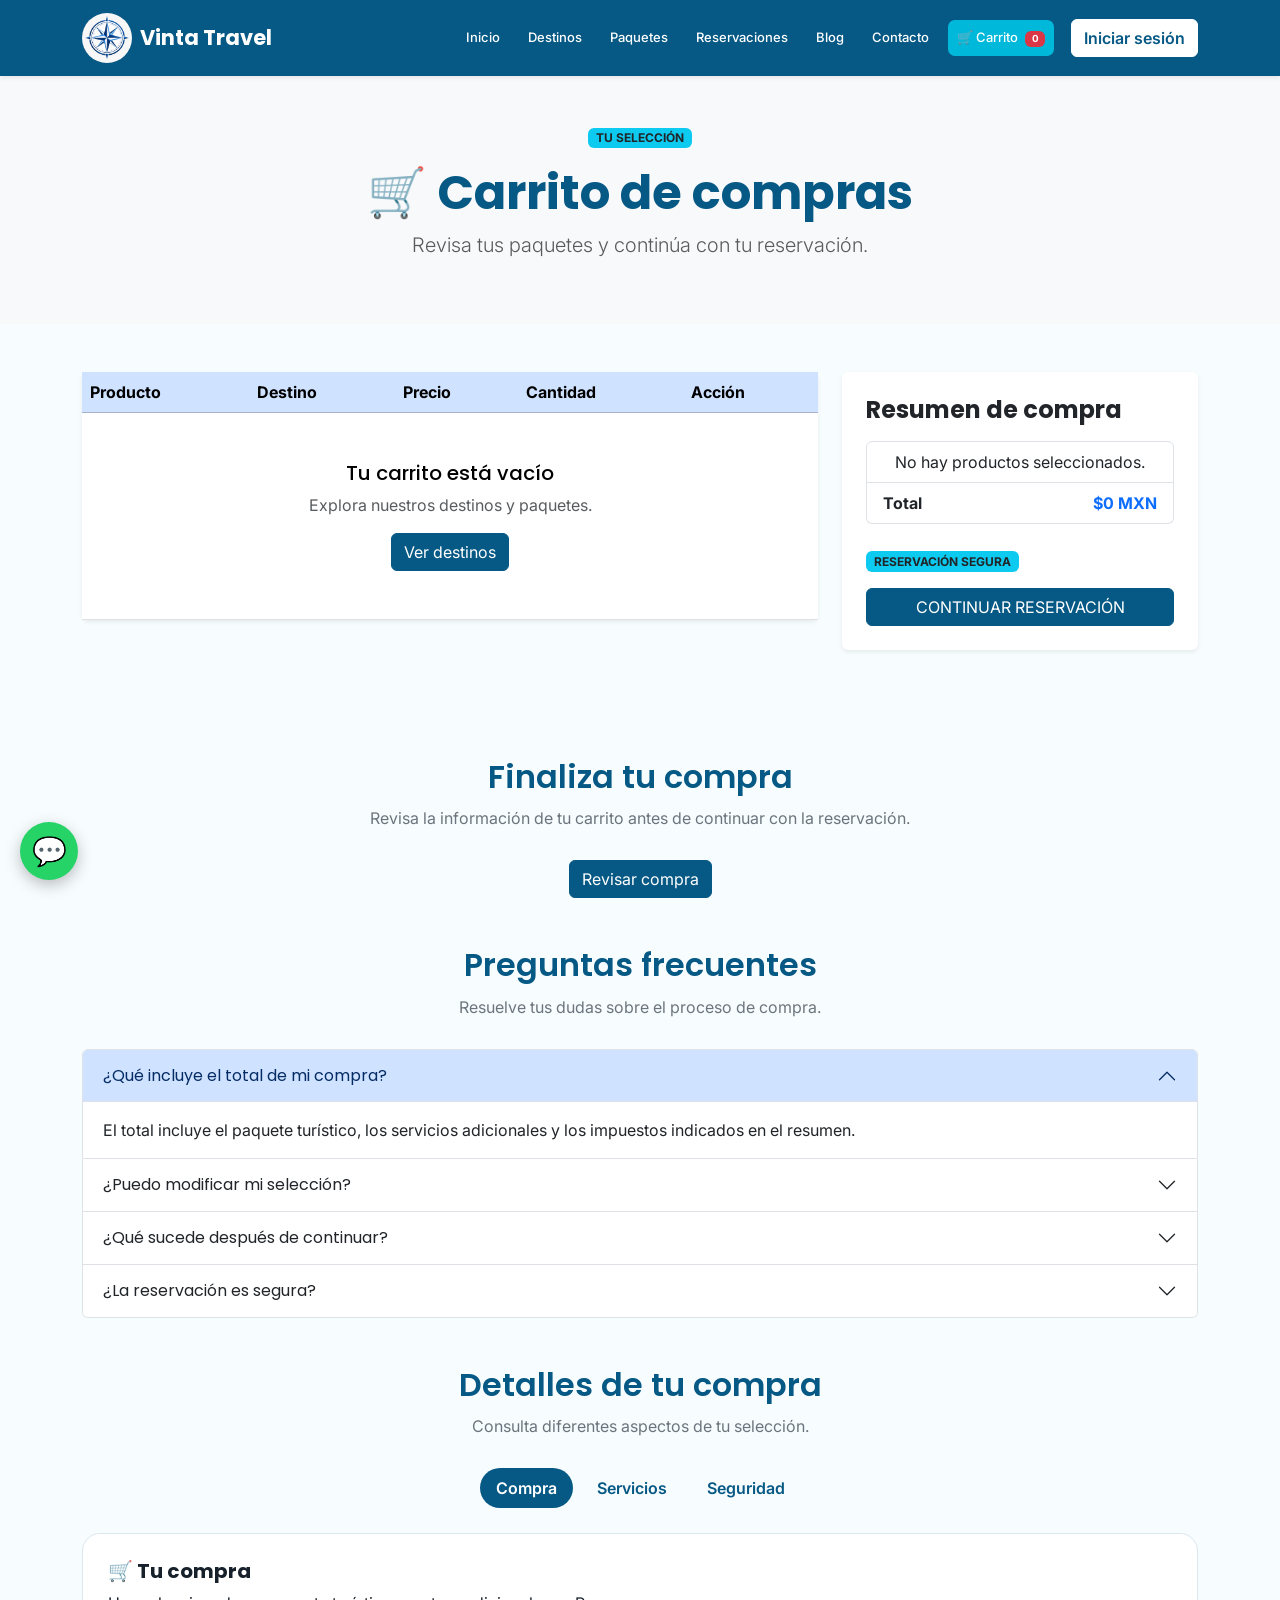
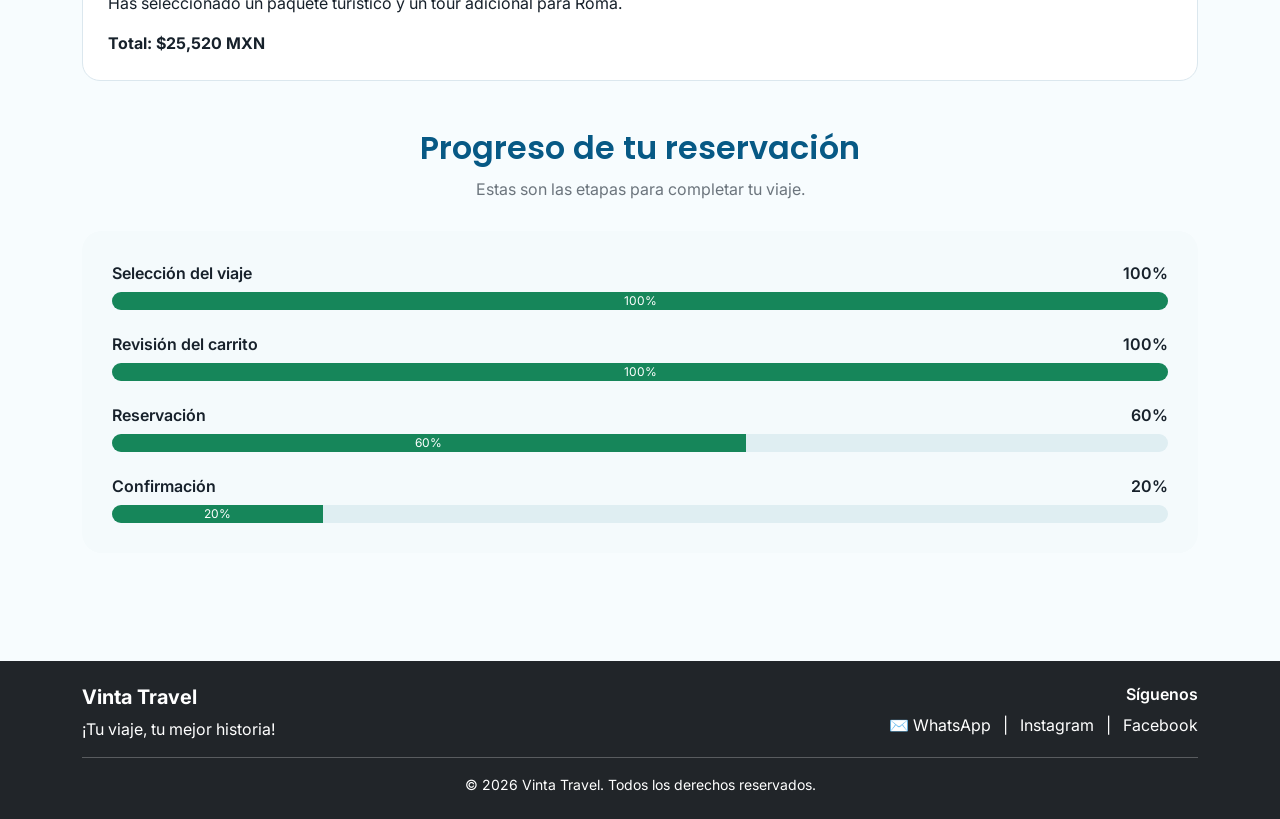
<file: carrito.html>
<!DOCTYPE html>
<html lang="es">

<head>

    <meta charset="UTF-8">
    <meta name="viewport" content="width=device-width, initial-scale=1.0">

    <title>Carrito de compras | Vinta Travel</title>

    <meta name="description"
          content="Revisa los paquetes y servicios seleccionados en tu carrito de Vinta Travel antes de continuar con tu reservación.">

    <meta name="keywords"
          content="carrito de viajes, paquetes turísticos, reservaciones, Vinta Travel">

    <!-- Bootstrap -->
    <link href="https://cdn.jsdelivr.net/npm/bootstrap@5.3.8/dist/css/bootstrap.min.css"
          rel="stylesheet">

    <!-- Google Fonts -->
    <link rel="preconnect"
          href="https://fonts.googleapis.com">

    <link rel="preconnect"
          href="https://fonts.gstatic.com"
          crossorigin>

    <link href="https://fonts.googleapis.com/css2?family=Inter:wght@400;500;600&family=Poppins:wght@500;600;700&display=swap"
          rel="stylesheet">

    <!-- CSS -->
    <link rel="stylesheet"
          href="styles.css">

    <meta name="description"
          content="Carrito de compras de Vinta Travel.">

    <meta name="author"
          content="Mariana Marín, Cynthia Sánchez">


    <!-- =====================================================
         ESTILOS DE LOS COMPONENTES NUEVOS
    ====================================================== -->

    <style>

        .componentes-carrito {
            padding: 60px 0;
        }

        .titulo-componente {
            text-align: center;
            margin-bottom: 10px;
        }

        .subtitulo-componente {
            text-align: center;
            max-width: 700px;
            margin: 0 auto 30px;
            color: #6c757d;
        }


        /* ================= MODAL ================= */

        .vinta-modal .modal-content {
            border: none;
            border-radius: 18px;
            overflow: hidden;
        }

        .vinta-modal .modal-header {
            background: #075985;
            color: white;
            border: none;
        }

        .vinta-modal .btn-close {
            filter: brightness(0) invert(1);
        }

        .vinta-modal .modal-body {
            padding: 30px;
        }


        /* ================= TABS / PILLS ================= */

        .carrito-tabs .nav-pills {
            justify-content: center;
            gap: 8px;
            margin-bottom: 25px;
        }

        .carrito-tabs .nav-link {
            color: #075985;
            font-weight: 600;
            border-radius: 30px;
        }

        .carrito-tabs .nav-link.active {
            background: #075985;
            color: white;
        }

        .carrito-tab-content {
            border: 1px solid #dbe7ee;
            border-radius: 18px;
            padding: 25px;
            background: white;
        }


        /* ================= PROGRESS ================= */

        .progreso-carrito {
            background: #f4fafc;
            border-radius: 20px;
            padding: 30px;
        }

        .progreso-item {
            margin-bottom: 22px;
        }

        .progreso-item:last-child {
            margin-bottom: 0;
        }

        .progreso-label {
            display: flex;
            justify-content: space-between;
            gap: 10px;
            font-weight: 600;
            margin-bottom: 7px;
        }

        .progreso-carrito .progress {
            height: 18px;
            border-radius: 20px;
            background: #dfeef2;
        }

        .progreso-carrito .progress-bar {
            background: #16865a;
        }


        @media (max-width: 767px) {

            .componentes-carrito {
                padding: 40px 0;
            }

            .carrito-tab-content,
            .progreso-carrito {
                padding: 20px;
            }

        }

    </style>

</head>


<body>


    <!-- =====================================================
         NAVBAR
    ====================================================== -->

    <header>

        <nav class="navbar navbar-expand-lg navbar-dark bg-primary shadow-sm">

            <div class="container">

                <a class="navbar-brand d-flex align-items-center fw-bold"
                   href="index.html">

                    <img src="logo.jpeg"
                         alt="Logo de Vinta Travel"
                         width="50"
                         height="50"
                         class="rounded-circle me-2">

                    Vinta Travel

                </a>


                <!-- Botón Offcanvas -->

                <button class="navbar-toggler"
                        type="button"
                        data-bs-toggle="offcanvas"
                        data-bs-target="#menuVinta"
                        aria-controls="menuVinta"
                        aria-label="Abrir menú">

                    <span class="navbar-toggler-icon"></span>

                </button>


                <!-- Offcanvas -->

                <div class="offcanvas offcanvas-end text-bg-primary"
                     tabindex="-1"
                     id="menuVinta"
                     aria-labelledby="menuVintaLabel">


                    <div class="offcanvas-header">

                        <h5 class="offcanvas-title"
                            id="menuVintaLabel">

                            Vinta Travel

                        </h5>


                        <button type="button"
                                class="btn-close btn-close-white"
                                data-bs-dismiss="offcanvas"
                                aria-label="Cerrar">
                        </button>

                    </div>


                    <div class="offcanvas-body">

                        <ul class="navbar-nav ms-auto align-items-lg-center gap-lg-2">


                            <li class="nav-item">

                                <a class="nav-link"
                                   href="index.html">

                                    Inicio

                                </a>

                            </li>


                            <li class="nav-item">

                                <a class="nav-link"
                                   href="destinos.html">

                                    Destinos

                                </a>

                            </li>


                            <li class="nav-item">

                                <a class="nav-link"
                                   href="paquetes.html">

                                    Paquetes

                                </a>

                            </li>


                            <li class="nav-item">

                                <a class="nav-link"
                                   href="reservaciones.html">

                                    Reservaciones

                                </a>

                            </li>


                            <li class="nav-item">

                                <a class="nav-link"
                                   href="blog.html">

                                    Blog

                                </a>

                            </li>


                            <li class="nav-item">

                                <a class="nav-link"
                                   href="contacto.html">

                                    Contacto

                                </a>

                            </li>


                            <li class="nav-item">

                                <a class="nav-link active"
                                   aria-current="page"
                                   href="carrito.html">

                                    🛒 Carrito

                                    <span class="badge bg-danger contador-carrito">
                                        0
                                    </span>

                                </a>

                            </li>


                            <li class="nav-item ms-lg-2">

                                <a class="btn btn-light text-primary fw-semibold"
                                   href="login.html">

                                    Iniciar sesión

                                </a>

                            </li>


                        </ul>

                    </div>

                </div>

            </div>

        </nav>

    </header>


    <!-- =====================================================
         CONTENIDO
    ====================================================== -->

    <main>


        <!-- ENCABEZADO -->

        <section class="py-5 bg-light">

            <div class="container text-center">

                <span class="badge bg-info text-dark mb-3">

                    TU SELECCIÓN

                </span>


                <h1 class="display-5 fw-bold">

                    🛒 Carrito de compras

                </h1>


                <p class="lead text-muted">

                    Revisa tus paquetes y continúa con tu reservación.

                </p>

            </div>

        </section>


        <!-- =====================================================
             CARRITO
        ====================================================== -->

        <section class="py-5">

            <div class="container">


                <div class="row g-4">


                    <!-- =================================================
                         PRODUCTOS
                    ================================================== -->

                    <div class="col-lg-8">


                        <div class="card border-0 shadow-sm">


                            <div class="card-body p-0">


                                <div class="table-responsive">


                                    <table class="table table-hover align-middle mb-0">


                                        <thead class="table-primary">


                                            <tr>

                                                <th scope="col">
                                                    Producto
                                                </th>

                                                <th scope="col">
                                                    Destino
                                                </th>

                                                <th scope="col">
                                                    Precio
                                                </th>

                                                <th scope="col">
                                                    Cantidad
                                                </th>

                                                <th scope="col">
                                                    Acción
                                                </th>

                                            </tr>


                                        </thead>


                                        <!--
                                            JAVASCRIPT COLOCARÁ AQUÍ
                                            LOS PRODUCTOS DEL CARRITO
                                        -->

                                        <tbody id="listaCarrito">


                                            <!-- CONTENIDO DE EJEMPLO -->

                                            <tr>

                                                <td class="fw-semibold">
                                                    Paquete turístico
                                                </td>

                                                <td>
                                                    Roma
                                                </td>

                                                <td>
                                                    $20,000 MXN
                                                </td>

                                                <td>
                                                    1
                                                </td>

                                                <td>

                                                    <button type="button"
                                                            class="btn btn-sm btn-outline-danger"
                                                            disabled>

                                                        Eliminar

                                                    </button>

                                                </td>

                                            </tr>


                                            <tr>

                                                <td class="fw-semibold">
                                                    Tour adicional
                                                </td>

                                                <td>
                                                    Roma
                                                </td>

                                                <td>
                                                    $2,000 MXN
                                                </td>

                                                <td>
                                                    1
                                                </td>

                                                <td>

                                                    <button type="button"
                                                            class="btn btn-sm btn-outline-danger"
                                                            disabled>

                                                        Eliminar

                                                    </button>

                                                </td>

                                            </tr>


                                        </tbody>


                                    </table>


                                </div>


                            </div>


                        </div>


                    </div>


                    <!-- =================================================
                         RESUMEN
                    ================================================== -->

                    <aside class="col-lg-4">


                        <div class="card border-0 shadow-sm">


                            <div class="card-body p-4">


                                <h2 class="h4 fw-bold mb-3">

                                    Resumen de compra

                                </h2>


                                <!--
                                    JAVASCRIPT PODRÁ ACTUALIZAR
                                    ESTE CONTENIDO
                                -->

                                <div class="list-group mb-4"
                                     id="resumenCarrito">


                                    <div class="list-group-item d-flex justify-content-between">

                                        <span>
                                            Paquete turístico
                                        </span>

                                        <strong>
                                            $20,000 MXN
                                        </strong>

                                    </div>


                                    <div class="list-group-item d-flex justify-content-between">

                                        <span>
                                            Tour adicional
                                        </span>

                                        <strong>
                                            $2,000 MXN
                                        </strong>

                                    </div>


                                    <div class="list-group-item d-flex justify-content-between">

                                        <span>
                                            Subtotal
                                        </span>

                                        <strong id="subtotalCarrito">
                                            $22,000 MXN
                                        </strong>

                                    </div>


                                    <div class="list-group-item d-flex justify-content-between">

                                        <span>
                                            Impuestos
                                        </span>

                                        <strong id="impuestosCarrito">
                                            $3,520 MXN
                                        </strong>

                                    </div>


                                    <div class="list-group-item d-flex justify-content-between">

                                        <strong>
                                            Total
                                        </strong>


                                        <strong class="text-primary"
                                                id="totalCarrito">

                                            $25,520 MXN

                                        </strong>


                                    </div>


                                </div>


                                <span class="badge bg-info text-dark mb-3">

                                    RESERVACIÓN SEGURA

                                </span>


                                <!-- BOTÓN QUE ABRE MODAL -->

                                <button type="button"
                                        class="btn btn-primary w-100"
                                        data-bs-toggle="modal"
                                        data-bs-target="#modalCompra">

                                    CONTINUAR RESERVACIÓN

                                </button>


                            </div>


                        </div>


                    </aside>


                </div>


            </div>


        </section>


        <!-- =====================================================
             COMPONENTES INTERACTIVOS
        ====================================================== -->

        <section class="componentes-carrito">


            <div class="container">


                <!-- =================================================
                     1. MODAL
                ================================================== -->

                <div class="text-center mb-5">


                    <h2 class="titulo-componente">

                        Finaliza tu compra

                    </h2>


                    <p class="subtitulo-componente">

                        Revisa la información de tu carrito antes
                        de continuar con la reservación.

                    </p>


                    <button type="button"
                            class="btn btn-primary"
                            data-bs-toggle="modal"
                            data-bs-target="#modalCompra">

                        Revisar compra

                    </button>


                </div>


                <!-- MODAL -->

                <div class="modal fade vinta-modal"
                     id="modalCompra"
                     tabindex="-1"
                     aria-hidden="true">


                    <div class="modal-dialog modal-dialog-centered">


                        <div class="modal-content">


                            <div class="modal-header">


                                <h2 class="modal-title fs-5">

                                    🛒 Confirmar reservación

                                </h2>


                                <button type="button"
                                        class="btn-close"
                                        data-bs-dismiss="modal"
                                        aria-label="Cerrar">
                                </button>


                            </div>


                            <div class="modal-body"
                                 id="resumenModalCarrito">


                                <p>

                                    Estás a punto de continuar con tu
                                    reservación para Roma.

                                </p>


                                <ul>

                                    <li>
                                        Paquete turístico: $20,000 MXN
                                    </li>

                                    <li>
                                        Tour adicional: $2,000 MXN
                                    </li>

                                    <li>
                                        Impuestos: $3,520 MXN
                                    </li>

                                </ul>


                                <p>

                                    <strong>
                                        Total: $25,520 MXN
                                    </strong>

                                </p>


                                <p class="mb-0">

                                    Revisa los datos antes de continuar.

                                </p>


                            </div>


                            <div class="modal-footer">


                                <a href="reservaciones.html"
                                   class="btn btn-primary">

                                    Confirmar y continuar

                                </a>


                                <button type="button"
                                        class="btn btn-secondary"
                                        data-bs-dismiss="modal">

                                    Revisar después

                                </button>


                            </div>


                        </div>


                    </div>


                </div>


                <!-- =================================================
                     2. ACORDEÓN
                ================================================== -->

                <div class="mb-5">


                    <h2 class="titulo-componente">

                        Preguntas frecuentes

                    </h2>


                    <p class="subtitulo-componente">

                        Resuelve tus dudas sobre el proceso de compra.

                    </p>


                    <div class="accordion"
                         id="carritoAccordion">


                        <!-- PREGUNTA 1 -->

                        <div class="accordion-item">


                            <h3 class="accordion-header">


                                <button class="accordion-button"
                                        type="button"
                                        data-bs-toggle="collapse"
                                        data-bs-target="#carritoPregunta1">

                                    ¿Qué incluye el total de mi compra?

                                </button>


                            </h3>


                            <div id="carritoPregunta1"
                                 class="accordion-collapse collapse show"
                                 data-bs-parent="#carritoAccordion">


                                <div class="accordion-body">

                                    El total incluye el paquete turístico,
                                    los servicios adicionales y los
                                    impuestos indicados en el resumen.

                                </div>


                            </div>


                        </div>


                        <!-- PREGUNTA 2 -->

                        <div class="accordion-item">


                            <h3 class="accordion-header">


                                <button class="accordion-button collapsed"
                                        type="button"
                                        data-bs-toggle="collapse"
                                        data-bs-target="#carritoPregunta2">

                                    ¿Puedo modificar mi selección?

                                </button>


                            </h3>


                            <div id="carritoPregunta2"
                                 class="accordion-collapse collapse"
                                 data-bs-parent="#carritoAccordion">


                                <div class="accordion-body">

                                    Sí. Puedes regresar a las secciones
                                    de paquetes y destinos para revisar
                                    otras opciones antes de reservar.

                                </div>


                            </div>


                        </div>


                        <!-- PREGUNTA 3 -->

                        <div class="accordion-item">


                            <h3 class="accordion-header">


                                <button class="accordion-button collapsed"
                                        type="button"
                                        data-bs-toggle="collapse"
                                        data-bs-target="#carritoPregunta3">

                                    ¿Qué sucede después de continuar?

                                </button>


                            </h3>


                            <div id="carritoPregunta3"
                                 class="accordion-collapse collapse"
                                 data-bs-parent="#carritoAccordion">


                                <div class="accordion-body">

                                    Serás dirigido a la sección de
                                    reservaciones para completar los
                                    datos necesarios de tu viaje.

                                </div>


                            </div>


                        </div>


                        <!-- PREGUNTA 4 -->

                        <div class="accordion-item">


                            <h3 class="accordion-header">


                                <button class="accordion-button collapsed"
                                        type="button"
                                        data-bs-toggle="collapse"
                                        data-bs-target="#carritoPregunta4">

                                    ¿La reservación es segura?

                                </button>


                            </h3>


                            <div id="carritoPregunta4"
                                 class="accordion-collapse collapse"
                                 data-bs-parent="#carritoAccordion">


                                <div class="accordion-body">

                                    La página está diseñada para que
                                    puedas revisar tu información antes
                                    de continuar con la reservación.

                                </div>


                            </div>


                        </div>


                    </div>


                </div>


                <!-- =================================================
                     3. TABS / PILLS
                ================================================== -->

                <div class="carrito-tabs mb-5">


                    <h2 class="titulo-componente">

                        Detalles de tu compra

                    </h2>


                    <p class="subtitulo-componente">

                        Consulta diferentes aspectos de tu selección.

                    </p>


                    <ul class="nav nav-pills"
                        role="tablist">


                        <!-- COMPRA -->

                        <li class="nav-item">


                            <button class="nav-link active"
                                    type="button"
                                    data-bs-toggle="pill"
                                    data-bs-target="#detalleCompra">

                                Compra

                            </button>


                        </li>


                        <!-- SERVICIOS -->

                        <li class="nav-item">


                            <button class="nav-link"
                                    type="button"
                                    data-bs-toggle="pill"
                                    data-bs-target="#detalleServicios">

                                Servicios

                            </button>


                        </li>


                        <!-- SEGURIDAD -->

                        <li class="nav-item">


                            <button class="nav-link"
                                    type="button"
                                    data-bs-toggle="pill"
                                    data-bs-target="#detalleSeguridad">

                                Seguridad

                            </button>


                        </li>


                    </ul>


                    <div class="tab-content carrito-tab-content">


                        <!-- COMPRA -->

                        <div class="tab-pane fade show active"
                             id="detalleCompra">


                            <h3 class="h5 fw-bold">

                                🛒 Tu compra

                            </h3>


                            <p>

                                Has seleccionado un paquete turístico
                                y un tour adicional para Roma.

                            </p>


                            <p class="mb-0">

                                <strong>

                                    Total: $25,520 MXN

                                </strong>

                            </p>


                        </div>


                        <!-- SERVICIOS -->

                        <div class="tab-pane fade"
                             id="detalleServicios">


                            <h3 class="h5 fw-bold">

                                ✈️ Servicios incluidos

                            </h3>


                            <ul class="mb-0">

                                <li>
                                    Paquete turístico.
                                </li>

                                <li>
                                    Tour adicional.
                                </li>

                                <li>
                                    Servicios asociados a la reservación.
                                </li>

                            </ul>


                        </div>


                        <!-- SEGURIDAD -->

                        <div class="tab-pane fade"
                             id="detalleSeguridad">


                            <h3 class="h5 fw-bold">

                                🔐 Reservación segura

                            </h3>


                            <p class="mb-0">

                                Antes de continuar puedes revisar los
                                servicios seleccionados, precios,
                                impuestos y total de tu compra.

                            </p>


                        </div>


                    </div>


                </div>


                <!-- =================================================
                     4. PROGRESS BAR
                ================================================== -->

                <div>


                    <h2 class="titulo-componente">

                        Progreso de tu reservación

                    </h2>


                    <p class="subtitulo-componente">

                        Estas son las etapas para completar tu viaje.

                    </p>


                    <div class="progreso-carrito">


                        <!-- SELECCIÓN -->

                        <div class="progreso-item">


                            <div class="progreso-label">

                                <span>
                                    Selección del viaje
                                </span>

                                <span>
                                    100%
                                </span>

                            </div>


                            <div class="progress">


                                <div class="progress-bar"
                                     role="progressbar"
                                     style="width: 100%;"
                                     aria-valuenow="100"
                                     aria-valuemin="0"
                                     aria-valuemax="100">

                                    100%

                                </div>


                            </div>


                        </div>


                        <!-- CARRITO -->

                        <div class="progreso-item">


                            <div class="progreso-label">

                                <span>
                                    Revisión del carrito
                                </span>

                                <span>
                                    100%
                                </span>

                            </div>


                            <div class="progress">


                                <div class="progress-bar"
                                     role="progressbar"
                                     style="width: 100%;"
                                     aria-valuenow="100"
                                     aria-valuemin="0"
                                     aria-valuemax="100">

                                    100%

                                </div>


                            </div>


                        </div>


                        <!-- RESERVACIÓN -->

                        <div class="progreso-item">


                            <div class="progreso-label">

                                <span>
                                    Reservación
                                </span>

                                <span>
                                    60%
                                </span>

                            </div>


                            <div class="progress">


                                <div class="progress-bar"
                                     role="progressbar"
                                     style="width: 60%;"
                                     aria-valuenow="60"
                                     aria-valuemin="0"
                                     aria-valuemax="100">

                                    60%

                                </div>


                            </div>


                        </div>


                        <!-- CONFIRMACIÓN -->

                        <div class="progreso-item">


                            <div class="progreso-label">

                                <span>
                                    Confirmación
                                </span>

                                <span>
                                    20%
                                </span>

                            </div>


                            <div class="progress">


                                <div class="progress-bar"
                                     role="progressbar"
                                     style="width: 20%;"
                                     aria-valuenow="20"
                                     aria-valuemin="0"
                                     aria-valuemax="100">

                                    20%

                                </div>


                            </div>


                        </div>


                    </div>


                </div>


            </div>


        </section>


    </main>


    <!-- =====================================================
         FOOTER
    ====================================================== -->

    <footer class="bg-dark text-white py-4 mt-5">


        <div class="container">


            <div class="row g-4">


                <div class="col-md-6">


                    <h5 class="fw-bold">

                        Vinta Travel

                    </h5>


                    <p class="mb-0">

                        ¡Tu viaje, tu mejor historia!

                    </p>


                </div>


                <div class="col-md-6 text-md-end">


                    <h6 class="fw-semibold">

                        Síguenos

                    </h6>


                    <p class="mb-0">

                        ✉️ WhatsApp &nbsp; | &nbsp;
                        Instagram &nbsp; | &nbsp;
                        Facebook

                    </p>


                </div>


            </div>


            <hr>


            <p class="text-center mb-0 small">

                © 2026 Vinta Travel.
                Todos los derechos reservados.

            </p>


        </div>


    </footer>


    <!-- =====================================================
         BOOTSTRAP JS
    ====================================================== -->

    <script src="https://cdn.jsdelivr.net/npm/bootstrap@5.3.8/dist/js/bootstrap.bundle.min.js"></script>


    <!-- =====================================================
         JAVASCRIPT VINTA TRAVEL
    ====================================================== -->

    <script src="script.js"></script>


</body>

</html>
</file>
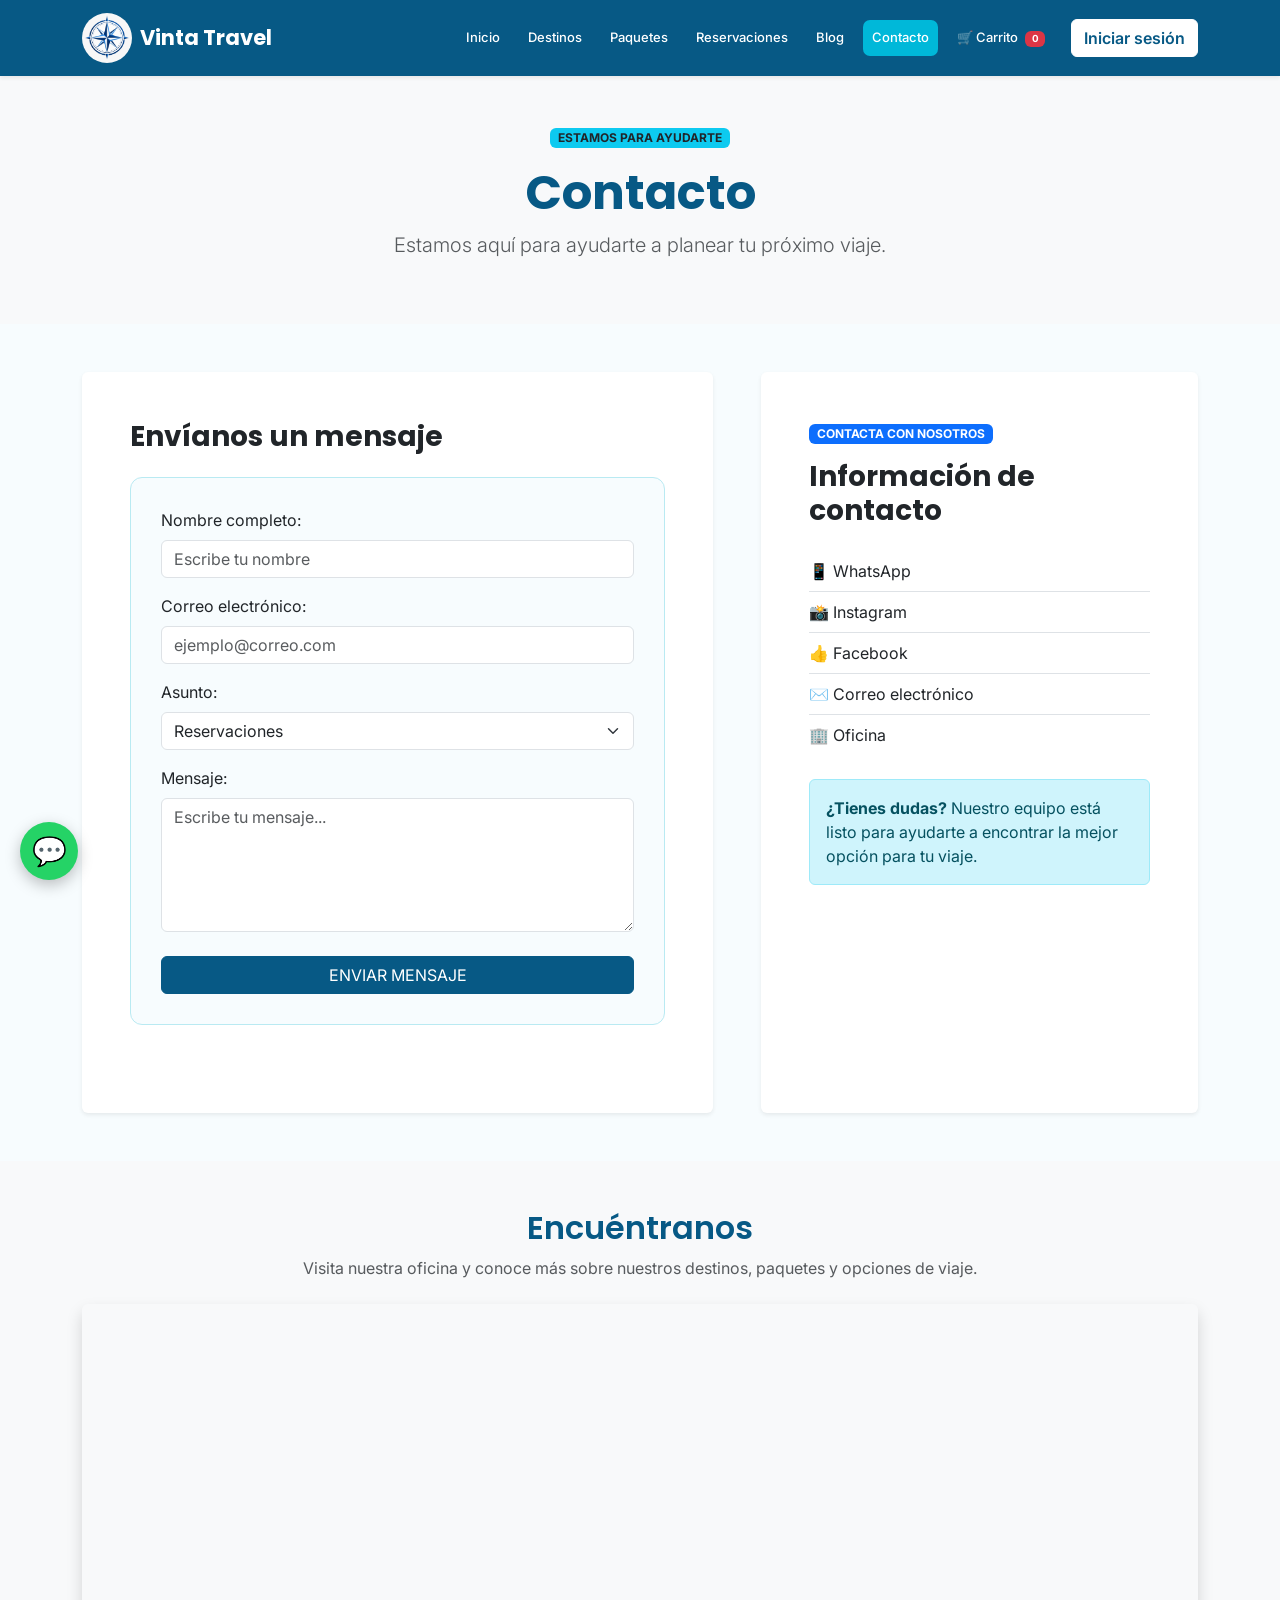
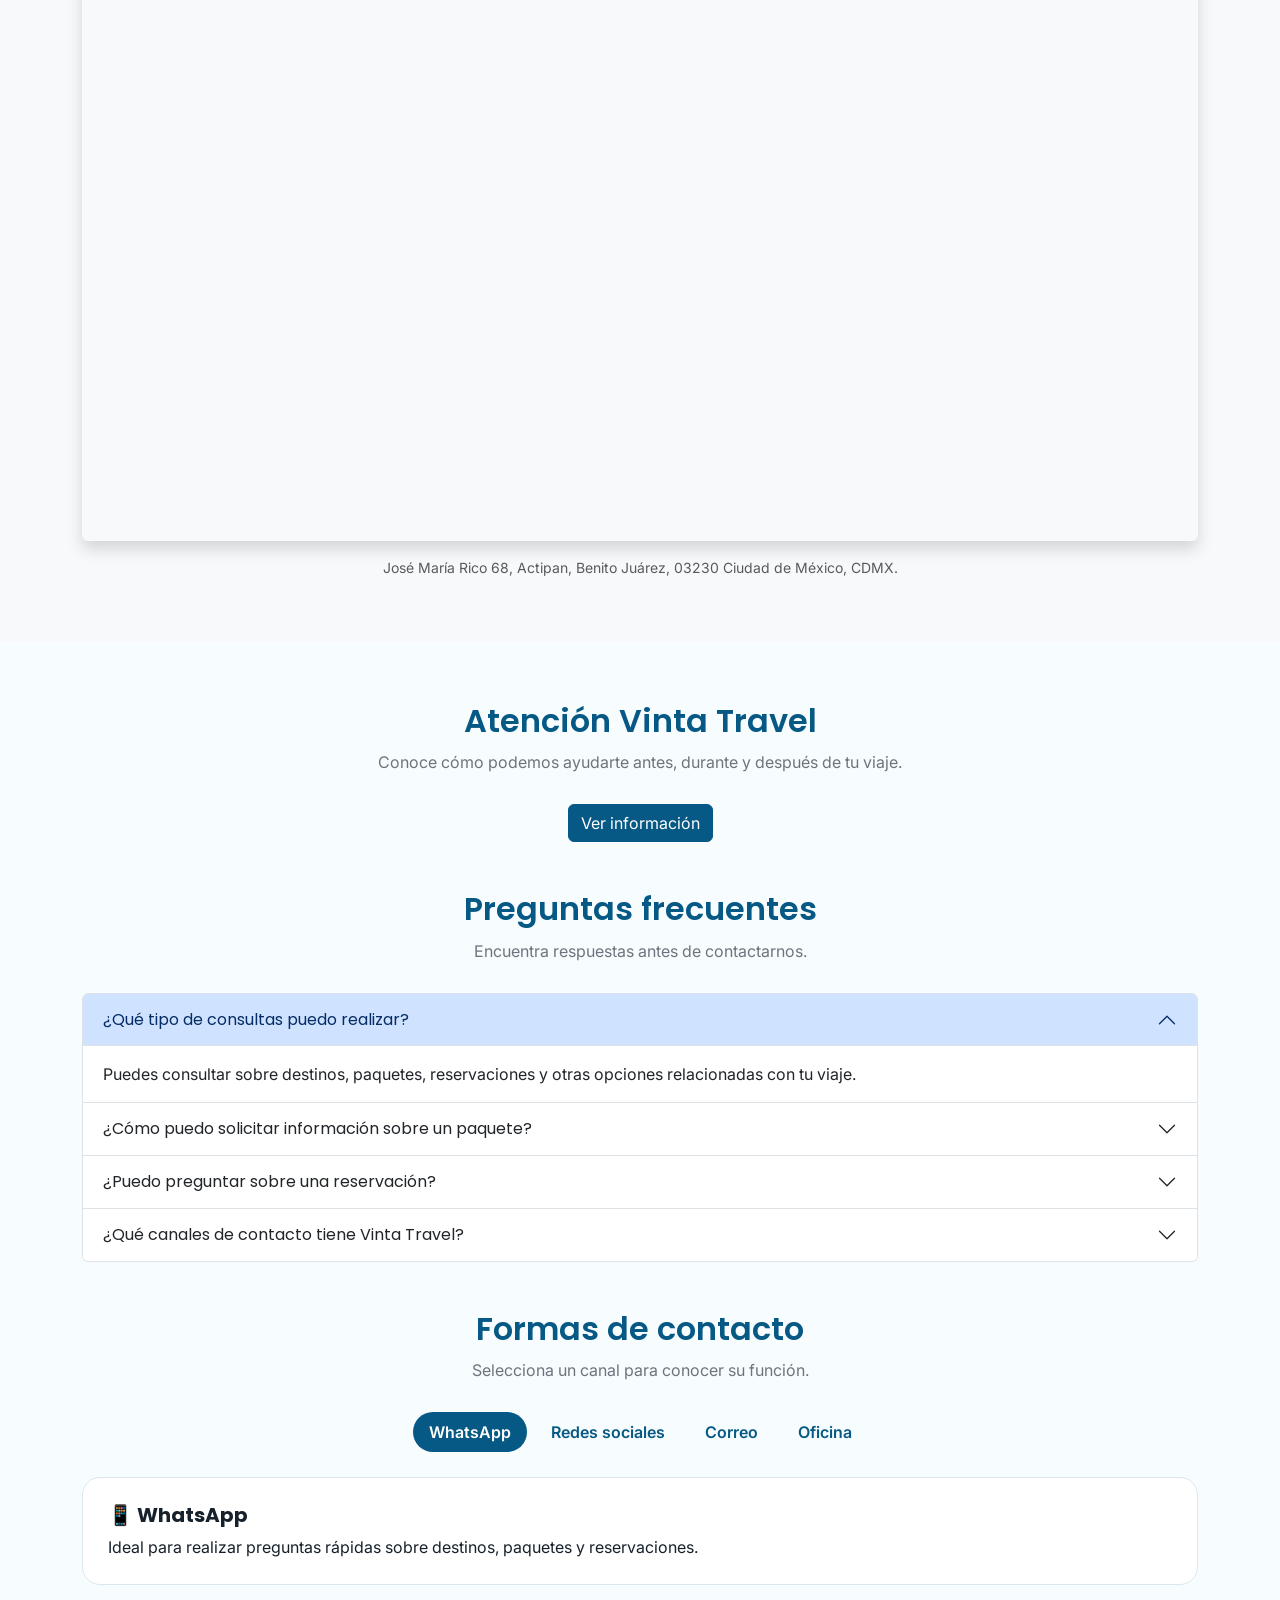
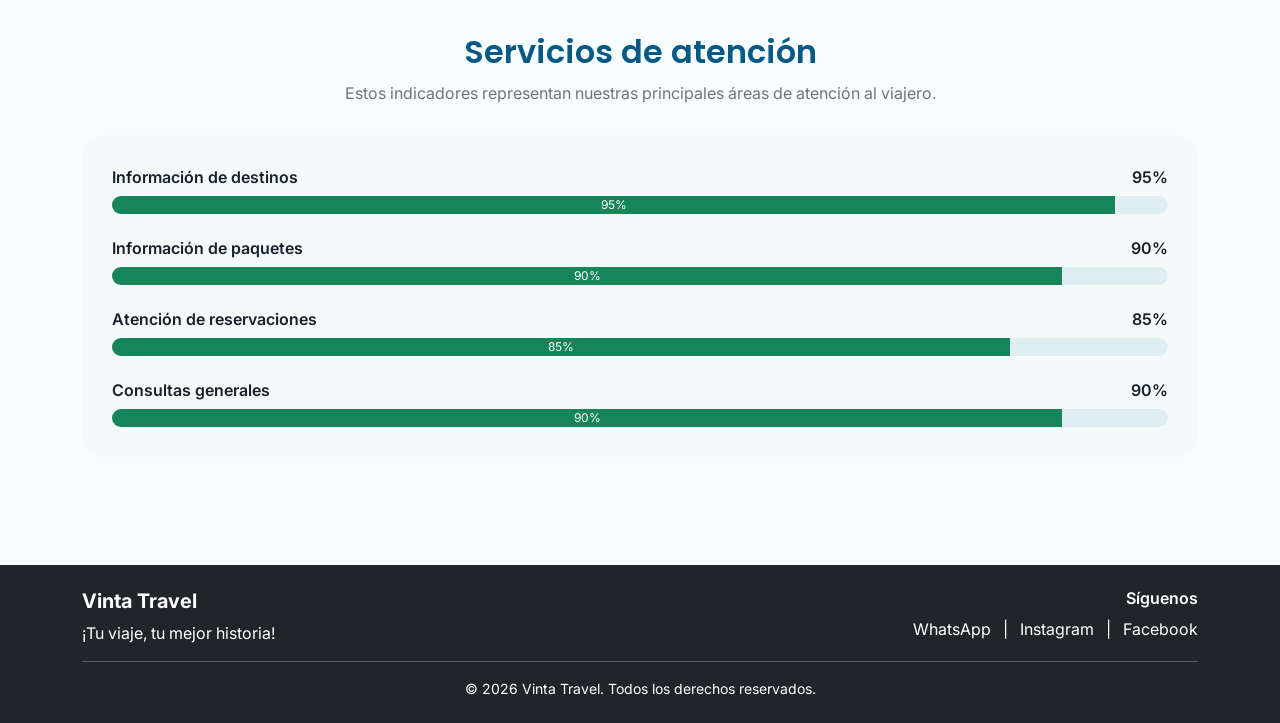
<file: contacto.html>
<!DOCTYPE html>

<html lang="es">

<head>

    <meta charset="UTF-8">

    <meta name="viewport"
          content="width=device-width, initial-scale=1.0">


    <title>
        Contacto | Vinta Travel
    </title>


    <meta name="description"
          content="Contacta a Vinta Travel para resolver dudas sobre destinos, paquetes y reservaciones y recibe apoyo para planear tu próximo viaje.">


    <meta name="keywords"
          content="contacto Vinta Travel, agencia de viajes, reservaciones, paquetes turísticos, atención al viajero">


    <meta name="author"
          content="Mariana Marín, Cynthia Sánchez">


    <!-- Bootstrap -->

    <link href="https://cdn.jsdelivr.net/npm/bootstrap@5.3.8/dist/css/bootstrap.min.css"
          rel="stylesheet">


    <!-- Google Fonts -->

    <link rel="preconnect"
          href="https://fonts.googleapis.com">


    <link rel="preconnect"
          href="https://fonts.gstatic.com"
          crossorigin>


    <link href="https://fonts.googleapis.com/css2?family=Inter:wght@400;500;600&family=Poppins:wght@500;600;700&display=swap"
          rel="stylesheet">


    <!-- CSS -->

    <link rel="stylesheet"
          href="styles.css">


    <!-- =====================================================
         ESTILOS DE COMPONENTES
    ====================================================== -->

    <style>

        .componentes-contacto {

            padding: 60px 0;

        }


        .titulo-componente {

            text-align: center;

            margin-bottom: 10px;

        }


        .subtitulo-componente {

            text-align: center;

            max-width: 700px;

            margin: 0 auto 30px;

            color: #6c757d;

        }


        /* MODAL */

        .vinta-modal .modal-content {

            border: 0;

            border-radius: 18px;

            overflow: hidden;

        }


        .vinta-modal .modal-header {

            background: #075985;

            color: white;

            border: 0;

        }


        .vinta-modal .btn-close {

            filter: brightness(0) invert(1);

        }


        .vinta-modal .modal-body {

            padding: 30px;

        }


        /* TABS */

        .contacto-tabs .nav-pills {

            justify-content: center;

            gap: 8px;

            margin-bottom: 25px;

        }


        .contacto-tabs .nav-link {

            color: #075985;

            font-weight: 600;

            border-radius: 30px;

        }


        .contacto-tabs .nav-link.active {

            background: #075985;

            color: white;

        }


        .contacto-tab-content {

            border: 1px solid #dbe7ee;

            border-radius: 18px;

            padding: 25px;

            background: white;

        }


        /* PROGRESS */

        .progreso-contacto {

            background: #f4fafc;

            border-radius: 20px;

            padding: 30px;

        }


        .progreso-item {

            margin-bottom: 22px;

        }


        .progreso-item:last-child {

            margin-bottom: 0;

        }


        .progreso-label {

            display: flex;

            justify-content: space-between;

            gap: 10px;

            font-weight: 600;

            margin-bottom: 7px;

        }


        .progreso-contacto .progress {

            height: 18px;

            border-radius: 20px;

            background: #dfeef2;

        }


        .progreso-contacto .progress-bar {

            background: #16865a;

        }


        @media (max-width: 767px) {

            .componentes-contacto {

                padding: 40px 0;

            }


            .contacto-tab-content,
            .progreso-contacto {

                padding: 20px;

            }

        }

    </style>


</head>


<body>


    <!-- =====================================================
         NAVBAR
    ====================================================== -->

    <header>


        <nav class="navbar navbar-expand-lg navbar-dark bg-primary shadow-sm">


            <div class="container">


                <a class="navbar-brand d-flex align-items-center fw-bold"
                   href="index.html">


                    <img src="logo.jpeg"
                         alt="Logo de Vinta Travel"
                         width="50"
                         height="50"
                         class="rounded-circle me-2">


                    Vinta Travel


                </a>


                <button class="navbar-toggler"
                        type="button"
                        data-bs-toggle="offcanvas"
                        data-bs-target="#menuVinta"
                        aria-controls="menuVinta"
                        aria-label="Abrir menú">


                    <span class="navbar-toggler-icon"></span>


                </button>


                <div class="offcanvas offcanvas-end text-bg-primary"
                     tabindex="-1"
                     id="menuVinta"
                     aria-labelledby="menuVintaLabel">


                    <div class="offcanvas-header">


                        <h5 class="offcanvas-title"
                            id="menuVintaLabel">


                            Vinta Travel


                        </h5>


                        <button type="button"
                                class="btn-close btn-close-white"
                                data-bs-dismiss="offcanvas"
                                aria-label="Cerrar">
                        </button>


                    </div>


                    <div class="offcanvas-body">


                        <ul class="navbar-nav ms-auto align-items-lg-center gap-lg-2">


                            <li class="nav-item">

                                <a class="nav-link"
                                   href="index.html">
                                    Inicio
                                </a>

                            </li>


                            <li class="nav-item">

                                <a class="nav-link"
                                   href="destinos.html">
                                    Destinos
                                </a>

                            </li>


                            <li class="nav-item">

                                <a class="nav-link"
                                   href="paquetes.html">
                                    Paquetes
                                </a>

                            </li>


                            <li class="nav-item">

                                <a class="nav-link"
                                   href="reservaciones.html">
                                    Reservaciones
                                </a>

                            </li>


                            <li class="nav-item">

                                <a class="nav-link"
                                   href="blog.html">
                                    Blog
                                </a>

                            </li>


                            <li class="nav-item">

                                <a class="nav-link active"
                                   aria-current="page"
                                   href="contacto.html">
                                    Contacto
                                </a>

                            </li>


                            <li class="nav-item">

                                <a class="nav-link"
                                   href="carrito.html">

                                    🛒 Carrito

                                    <span class="badge bg-danger contador-carrito">
                                        0
                                    </span>

                                </a>

                            </li>


                            <li class="nav-item ms-lg-2">

                                <a class="btn btn-light text-primary fw-semibold"
                                   href="login.html">
                                    Iniciar sesión
                                </a>

                            </li>


                        </ul>


                    </div>


                </div>


            </div>


        </nav>


    </header>



    <!-- =====================================================
         CONTENIDO
    ====================================================== -->

    <main>



        <!-- ENCABEZADO -->

        <section class="py-5 bg-light">


            <div class="container text-center">


                <span class="badge bg-info text-dark mb-3">

                    ESTAMOS PARA AYUDARTE

                </span>


                <h1 class="display-5 fw-bold">

                    Contacto

                </h1>


                <p class="lead text-muted">

                    Estamos aquí para ayudarte a planear tu próximo viaje.

                </p>


            </div>


        </section>



        <!-- =====================================================
             FORMULARIO E INFORMACIÓN
        ====================================================== -->

        <section class="py-5">


            <div class="container">


                <div class="row g-5">



                    <!-- FORMULARIO -->

                    <div class="col-12 col-lg-7">


                        <div class="card border-0 shadow-sm">


                            <div class="card-body p-4 p-md-5">


                                <h2 class="h3 fw-bold mb-4">

                                    Envíanos un mensaje

                                </h2>



                                <!-- =================================================
                                     FORMULARIO CONECTADO A FORMSPREE
                                ================================================== -->

                                <form id="formContactoFormspree"
                                      action="https://formspree.io/f/xwlppnjb"
                                      method="POST">


                                    <!-- COPIA AL CORREO DEL INTEGRANTE -->

                                    <input type="hidden"
                                           name="_cc"
                                           value="c.sanchez060@ebc.edu.mx">


                                    <!-- ASUNTO AUTOMÁTICO -->

                                    <input type="hidden"
                                           name="_subject"
                                           value="Nuevo mensaje desde Vinta Travel">



                                    <!-- NOMBRE -->

                                    <div class="mb-3">


                                        <label for="nombre"
                                               class="form-label">

                                            Nombre completo:

                                        </label>


                                        <input type="text"
                                               id="nombre"
                                               name="name"
                                               class="form-control"
                                               placeholder="Escribe tu nombre"
                                               required>


                                    </div>



                                    <!-- CORREO -->

                                    <div class="mb-3">


                                        <label for="correo"
                                               class="form-label">

                                            Correo electrónico:

                                        </label>


                                        <input type="email"
                                               id="correo"
                                               name="email"
                                               class="form-control"
                                               placeholder="ejemplo@correo.com"
                                               required>


                                    </div>



                                    <!-- ASUNTO -->

                                    <div class="mb-3">


                                        <label for="asunto"
                                               class="form-label">

                                            Asunto:

                                        </label>


                                        <select id="asunto"
                                                name="subject"
                                                class="form-select"
                                                required>


                                            <option value="Reservaciones">
                                                Reservaciones
                                            </option>


                                            <option value="Destinos">
                                                Destinos
                                            </option>


                                            <option value="Paquetes">
                                                Paquetes
                                            </option>


                                            <option value="Otro">
                                                Otro
                                            </option>


                                        </select>


                                    </div>



                                    <!-- MENSAJE -->

                                    <div class="mb-4">


                                        <label for="mensaje"
                                               class="form-label">

                                            Mensaje:

                                        </label>


                                        <textarea id="mensaje"
                                                  name="message"
                                                  class="form-control"
                                                  rows="5"
                                                  placeholder="Escribe tu mensaje..."
                                                  required></textarea>


                                    </div>



                                    <button type="submit"
                                            class="btn btn-primary w-100">

                                        ENVIAR MENSAJE

                                    </button>


                                </form>


                            </div>


                        </div>


                    </div>



                    <!-- =================================================
                         INFORMACIÓN DE CONTACTO
                    ================================================== -->

                    <div class="col-12 col-lg-5">


                        <div class="card border-0 shadow-sm h-100">


                            <div class="card-body p-4 p-md-5">


                                <span class="badge bg-primary mb-3">

                                    CONTACTA CON NOSOTROS

                                </span>


                                <h2 class="h3 fw-bold mb-4">

                                    Información de contacto

                                </h2>



                                <div class="list-group list-group-flush">


                                    <div class="list-group-item px-0">

                                        📱 WhatsApp

                                    </div>


                                    <div class="list-group-item px-0">

                                        📸 Instagram

                                    </div>


                                    <div class="list-group-item px-0">

                                        👍 Facebook

                                    </div>


                                    <div class="list-group-item px-0">

                                        ✉️ Correo electrónico

                                    </div>


                                    <div class="list-group-item px-0">

                                        🏢 Oficina

                                    </div>


                                </div>



                                <div class="alert alert-info mt-4"
                                     role="alert">


                                    <strong>

                                        ¿Tienes dudas?

                                    </strong>


                                    Nuestro equipo está listo para ayudarte
                                    a encontrar la mejor opción para tu viaje.


                                </div>


                            </div>


                        </div>


                    </div>


                </div>


            </div>


        </section>



        <!-- =====================================================
             MAPA DE GOOGLE MAPS
             AVANCE 12
        ====================================================== -->

        <section class="py-5 bg-light">


            <div class="container">


                <div class="text-center mb-4">


                    <h2>

                        Encuéntranos

                    </h2>


                    <p class="text-muted mx-auto"
                       style="max-width: 700px;">

                        Visita nuestra oficina y conoce más sobre
                        nuestros destinos, paquetes y opciones de viaje.

                    </p>


                </div>



                <div class="ratio ratio-4x3 shadow rounded overflow-hidden">


                    <iframe
                        src="https://www.google.com/maps/embed?pb=!1m18!1m12!1m3!1d3764.0070248607467!2d-99.1791961!3d19.3688485!2m3!1f0!2f0!3f0!3m2!1i1024!2i768!4f13.1!3m3!1m2!1s0x85d1ff8e2e9a2a87%3A0x23c6bca0ae619a4e!2sJos%C3%A9%20Mar%C3%ADa%20Rico%2068%2C%20Actipan%2C%20Benito%20Ju%C3%A1rez%2C%2003230%20Ciudad%20de%20M%C3%A9xico%2C%20CDMX!5e0!3m2!1ses!2smx!4v1789480677215!5m2!1ses!2smx"
                        title="Ubicación de Vinta Travel"
                        style="border:0;"
                        allowfullscreen=""
                        loading="lazy"
                        referrerpolicy="strict-origin-when-cross-origin">
                    </iframe>


                </div>



                <p class="text-center text-muted small mt-3">

                    José María Rico 68, Actipan, Benito Juárez,
                    03230 Ciudad de México, CDMX.

                </p>


            </div>


        </section>



        <!-- =====================================================
             COMPONENTES INTERACTIVOS
        ====================================================== -->

        <section class="componentes-contacto">


            <div class="container">



                <!-- MODAL -->

                <div class="text-center mb-5">


                    <h2 class="titulo-componente">

                        Atención Vinta Travel

                    </h2>


                    <p class="subtitulo-componente">

                        Conoce cómo podemos ayudarte antes,
                        durante y después de tu viaje.

                    </p>


                    <button class="btn btn-primary"
                            data-bs-toggle="modal"
                            data-bs-target="#modalContacto">

                        Ver información

                    </button>


                </div>



                <div class="modal fade vinta-modal"
                     id="modalContacto"
                     tabindex="-1"
                     aria-hidden="true">


                    <div class="modal-dialog modal-dialog-centered">


                        <div class="modal-content">


                            <div class="modal-header">


                                <h2 class="modal-title fs-5">

                                    📞 Atención al viajero

                                </h2>


                                <button class="btn-close"
                                        data-bs-dismiss="modal"
                                        aria-label="Cerrar">
                                </button>


                            </div>


                            <div class="modal-body">


                                <p>

                                    En Vinta Travel estamos disponibles
                                    para orientarte sobre tus opciones de viaje.

                                </p>


                                <ul>

                                    <li>
                                        Información sobre destinos.
                                    </li>

                                    <li>
                                        Información sobre paquetes.
                                    </li>

                                    <li>
                                        Apoyo con reservaciones.
                                    </li>

                                    <li>
                                        Atención a preguntas y solicitudes.
                                    </li>

                                </ul>


                                <p class="mb-0">

                                    Escríbenos mediante cualquiera
                                    de nuestros canales de contacto.

                                </p>


                            </div>


                            <div class="modal-footer">


                                <a href="mailto:contacto@vintatravel.com"
                                   class="btn btn-primary">

                                    Enviar correo

                                </a>


                                <button class="btn btn-secondary"
                                        data-bs-dismiss="modal">

                                    Cerrar

                                </button>


                            </div>


                        </div>


                    </div>


                </div>



                <!-- =================================================
                     PREGUNTAS FRECUENTES
                ================================================== -->

                <div class="mb-5">


                    <h2 class="titulo-componente">

                        Preguntas frecuentes

                    </h2>


                    <p class="subtitulo-componente">

                        Encuentra respuestas antes de contactarnos.

                    </p>



                    <div class="accordion"
                         id="contactoAccordion">



                        <!-- PREGUNTA 1 -->

                        <div class="accordion-item">


                            <h3 class="accordion-header">


                                <button class="accordion-button"
                                        type="button"
                                        data-bs-toggle="collapse"
                                        data-bs-target="#cp1">

                                    ¿Qué tipo de consultas puedo realizar?

                                </button>


                            </h3>


                            <div id="cp1"
                                 class="accordion-collapse collapse show"
                                 data-bs-parent="#contactoAccordion">


                                <div class="accordion-body">

                                    Puedes consultar sobre destinos,
                                    paquetes, reservaciones y otras opciones
                                    relacionadas con tu viaje.

                                </div>


                            </div>


                        </div>



                        <!-- PREGUNTA 2 -->

                        <div class="accordion-item">


                            <h3 class="accordion-header">


                                <button class="accordion-button collapsed"
                                        type="button"
                                        data-bs-toggle="collapse"
                                        data-bs-target="#cp2">

                                    ¿Cómo puedo solicitar información sobre un paquete?

                                </button>


                            </h3>


                            <div id="cp2"
                                 class="accordion-collapse collapse"
                                 data-bs-parent="#contactoAccordion">


                                <div class="accordion-body">

                                    Selecciona “Paquetes” en el formulario
                                    y escribe los detalles de la información
                                    que necesitas.

                                </div>


                            </div>


                        </div>



                        <!-- PREGUNTA 3 -->

                        <div class="accordion-item">


                            <h3 class="accordion-header">


                                <button class="accordion-button collapsed"
                                        type="button"
                                        data-bs-toggle="collapse"
                                        data-bs-target="#cp3">

                                    ¿Puedo preguntar sobre una reservación?

                                </button>


                            </h3>


                            <div id="cp3"
                                 class="accordion-collapse collapse"
                                 data-bs-parent="#contactoAccordion">


                                <div class="accordion-body">

                                    Sí. Selecciona “Reservaciones” como asunto
                                    y explica tu consulta en el mensaje.

                                </div>


                            </div>


                        </div>



                        <!-- PREGUNTA 4 -->

                        <div class="accordion-item">


                            <h3 class="accordion-header">


                                <button class="accordion-button collapsed"
                                        type="button"
                                        data-bs-toggle="collapse"
                                        data-bs-target="#cp4">

                                    ¿Qué canales de contacto tiene Vinta Travel?

                                </button>


                            </h3>


                            <div id="cp4"
                                 class="accordion-collapse collapse"
                                 data-bs-parent="#contactoAccordion">


                                <div class="accordion-body">

                                    Puedes encontrar opciones como WhatsApp,
                                    Instagram, Facebook, correo electrónico
                                    y oficina.

                                </div>


                            </div>


                        </div>


                    </div>


                </div>



                <!-- =================================================
                     TABS / PILLS
                ================================================== -->

                <div class="contacto-tabs mb-5">


                    <h2 class="titulo-componente">

                        Formas de contacto

                    </h2>


                    <p class="subtitulo-componente">

                        Selecciona un canal para conocer su función.

                    </p>


                    <ul class="nav nav-pills"
                        role="tablist">


                        <li class="nav-item">


                            <button class="nav-link active"
                                    data-bs-toggle="pill"
                                    data-bs-target="#whatsapp"
                                    type="button">

                                WhatsApp

                            </button>


                        </li>


                        <li class="nav-item">


                            <button class="nav-link"
                                    data-bs-toggle="pill"
                                    data-bs-target="#redes"
                                    type="button">

                                Redes sociales

                            </button>


                        </li>


                        <li class="nav-item">


                            <button class="nav-link"
                                    data-bs-toggle="pill"
                                    data-bs-target="#correoContacto"
                                    type="button">

                                Correo

                            </button>


                        </li>


                        <li class="nav-item">


                            <button class="nav-link"
                                    data-bs-toggle="pill"
                                    data-bs-target="#oficina"
                                    type="button">

                                Oficina

                            </button>


                        </li>


                    </ul>



                    <div class="tab-content contacto-tab-content">



                        <!-- WHATSAPP -->

                        <div class="tab-pane fade show active"
                             id="whatsapp">


                            <h3 class="h5 fw-bold">

                                📱 WhatsApp

                            </h3>


                            <p class="mb-0">

                                Ideal para realizar preguntas rápidas
                                sobre destinos, paquetes y reservaciones.

                            </p>


                        </div>



                        <!-- REDES -->

                        <div class="tab-pane fade"
                             id="redes">


                            <h3 class="h5 fw-bold">

                                📸 Redes sociales

                            </h3>


                            <p class="mb-0">

                                Síguenos en Instagram y Facebook
                                para conocer novedades, destinos
                                y contenido relacionado con viajes.

                            </p>


                        </div>



                        <!-- CORREO -->

                        <div class="tab-pane fade"
                             id="correoContacto">


                            <h3 class="h5 fw-bold">

                                ✉️ Correo electrónico

                            </h3>


                            <p class="mb-0">

                                Puedes utilizar el correo para realizar
                                consultas más detalladas o enviar solicitudes.

                            </p>


                        </div>



                        <!-- OFICINA -->

                        <div class="tab-pane fade"
                             id="oficina">


                            <h3 class="h5 fw-bold">

                                🏢 Oficina

                            </h3>


                            <p class="mb-0">

                                La oficina es una opción para recibir
                                atención de manera presencial.

                            </p>


                        </div>


                    </div>


                </div>



                <!-- =================================================
                     PROGRESS
                ================================================== -->

                <h2 class="titulo-componente">

                    Servicios de atención

                </h2>


                <p class="subtitulo-componente">

                    Estos indicadores representan nuestras principales
                    áreas de atención al viajero.

                </p>



                <div class="progreso-contacto">



                    <!-- DESTINOS -->

                    <div class="progreso-item">


                        <div class="progreso-label">


                            <span>
                                Información de destinos
                            </span>


                            <span>
                                95%
                            </span>


                        </div>


                        <div class="progress">


                            <div class="progress-bar"
                                 role="progressbar"
                                 style="width:95%"
                                 aria-valuenow="95"
                                 aria-valuemin="0"
                                 aria-valuemax="100">

                                95%

                            </div>


                        </div>


                    </div>



                    <!-- PAQUETES -->

                    <div class="progreso-item">


                        <div class="progreso-label">


                            <span>
                                Información de paquetes
                            </span>


                            <span>
                                90%
                            </span>


                        </div>


                        <div class="progress">


                            <div class="progress-bar"
                                 role="progressbar"
                                 style="width:90%"
                                 aria-valuenow="90"
                                 aria-valuemin="0"
                                 aria-valuemax="100">

                                90%

                            </div>


                        </div>


                    </div>



                    <!-- RESERVACIONES -->

                    <div class="progreso-item">


                        <div class="progreso-label">


                            <span>
                                Atención de reservaciones
                            </span>


                            <span>
                                85%
                            </span>


                        </div>


                        <div class="progress">


                            <div class="progress-bar"
                                 role="progressbar"
                                 style="width:85%"
                                 aria-valuenow="85"
                                 aria-valuemin="0"
                                 aria-valuemax="100">

                                85%

                            </div>


                        </div>


                    </div>



                    <!-- CONSULTAS -->

                    <div class="progreso-item">


                        <div class="progreso-label">


                            <span>
                                Consultas generales
                            </span>


                            <span>
                                90%
                            </span>


                        </div>


                        <div class="progress">


                            <div class="progress-bar"
                                 role="progressbar"
                                 style="width:90%"
                                 aria-valuenow="90"
                                 aria-valuemin="0"
                                 aria-valuemax="100">

                                90%

                            </div>


                        </div>


                    </div>


                </div>


            </div>


        </section>


    </main>



    <!-- =====================================================
         FOOTER
    ====================================================== -->

    <footer class="bg-dark text-white py-4 mt-5">


        <div class="container">


            <div class="row g-4">


                <div class="col-12 col-md-6">


                    <h5 class="fw-bold">

                        Vinta Travel

                    </h5>


                    <p class="mb-0">

                        ¡Tu viaje, tu mejor historia!

                    </p>


                </div>


                <div class="col-12 col-md-6 text-md-end">


                    <h6 class="fw-semibold">

                        Síguenos

                    </h6>


                    <p class="mb-0">

                        WhatsApp &nbsp; | &nbsp;
                        Instagram &nbsp; | &nbsp;
                        Facebook

                    </p>


                </div>


            </div>


            <hr>


            <p class="text-center mb-0 small">

                © 2026 Vinta Travel.
                Todos los derechos reservados.

            </p>


        </div>


    </footer>



    <!-- Bootstrap JS -->

    <script src="https://cdn.jsdelivr.net/npm/bootstrap@5.3.8/dist/js/bootstrap.bundle.min.js"></script>


    <!-- JavaScript Vinta Travel -->

    <script src="script.js"></script>


</body>

</html>
</file>
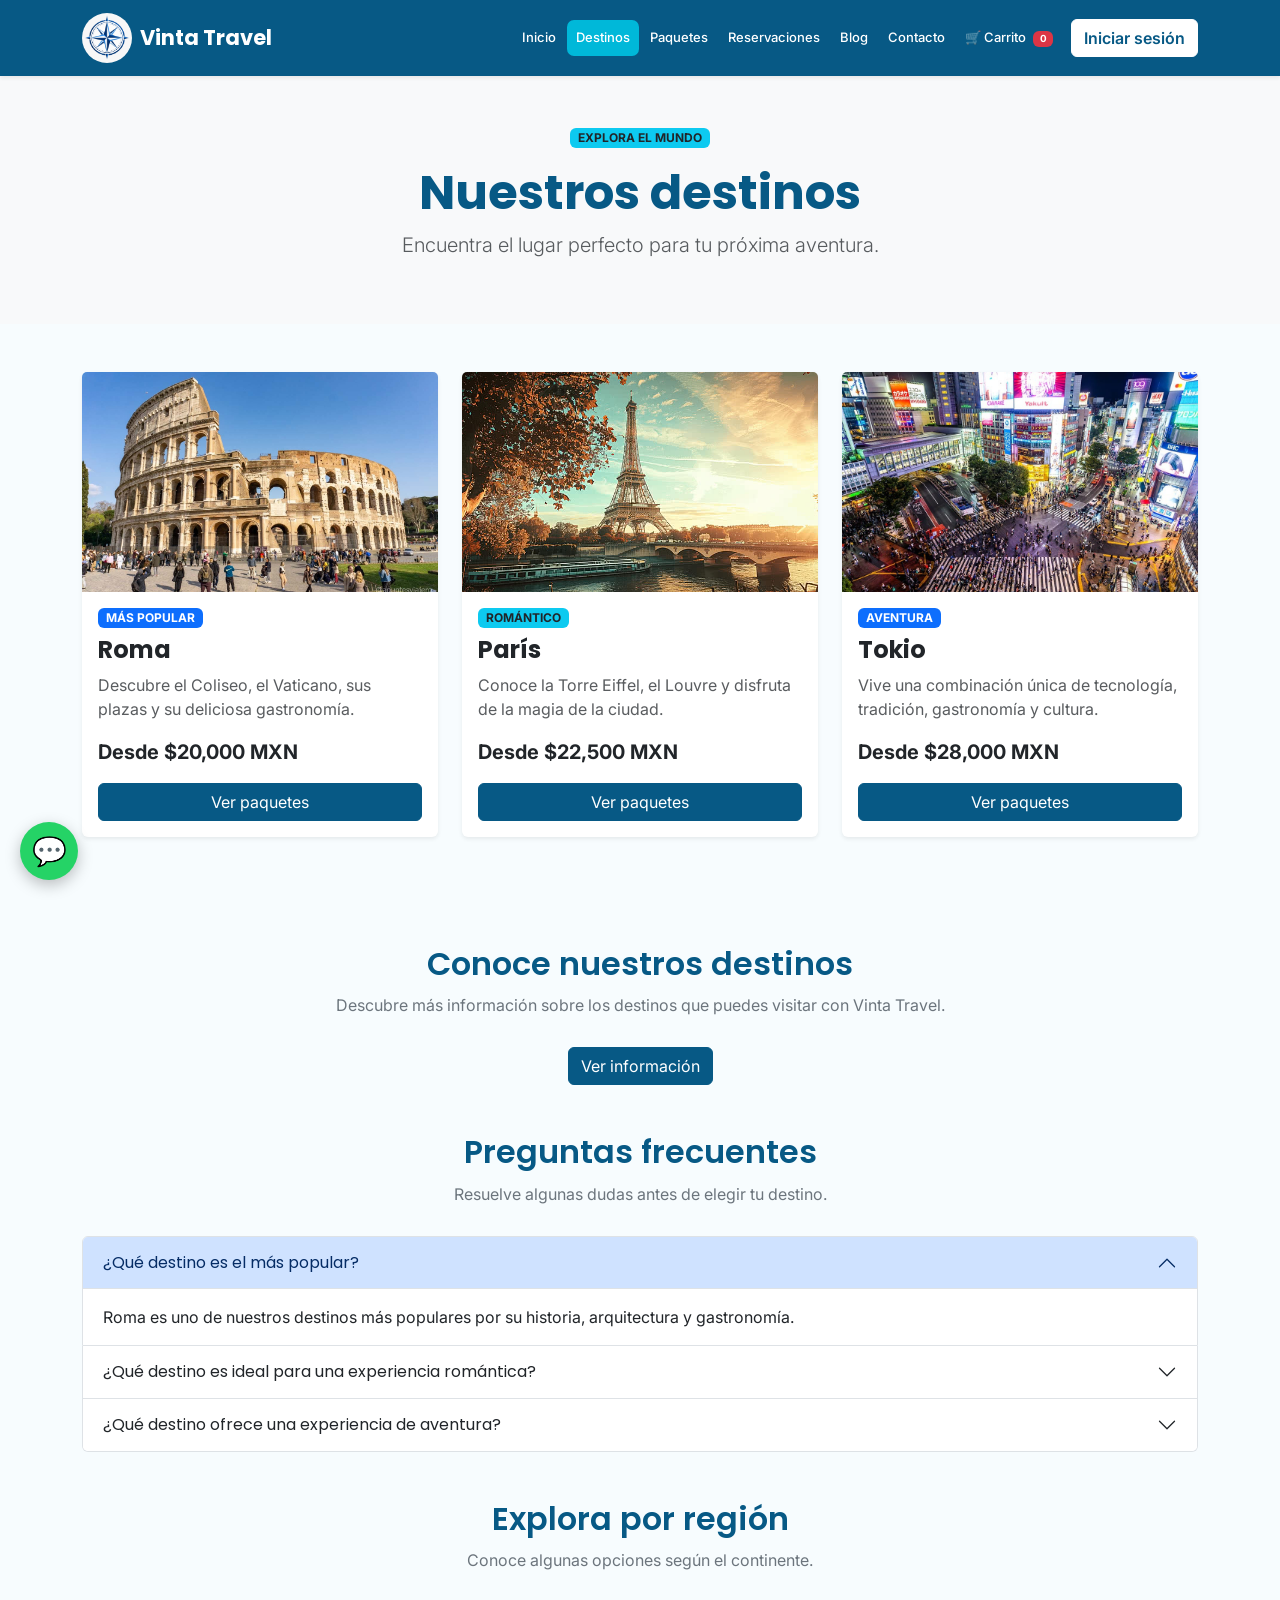
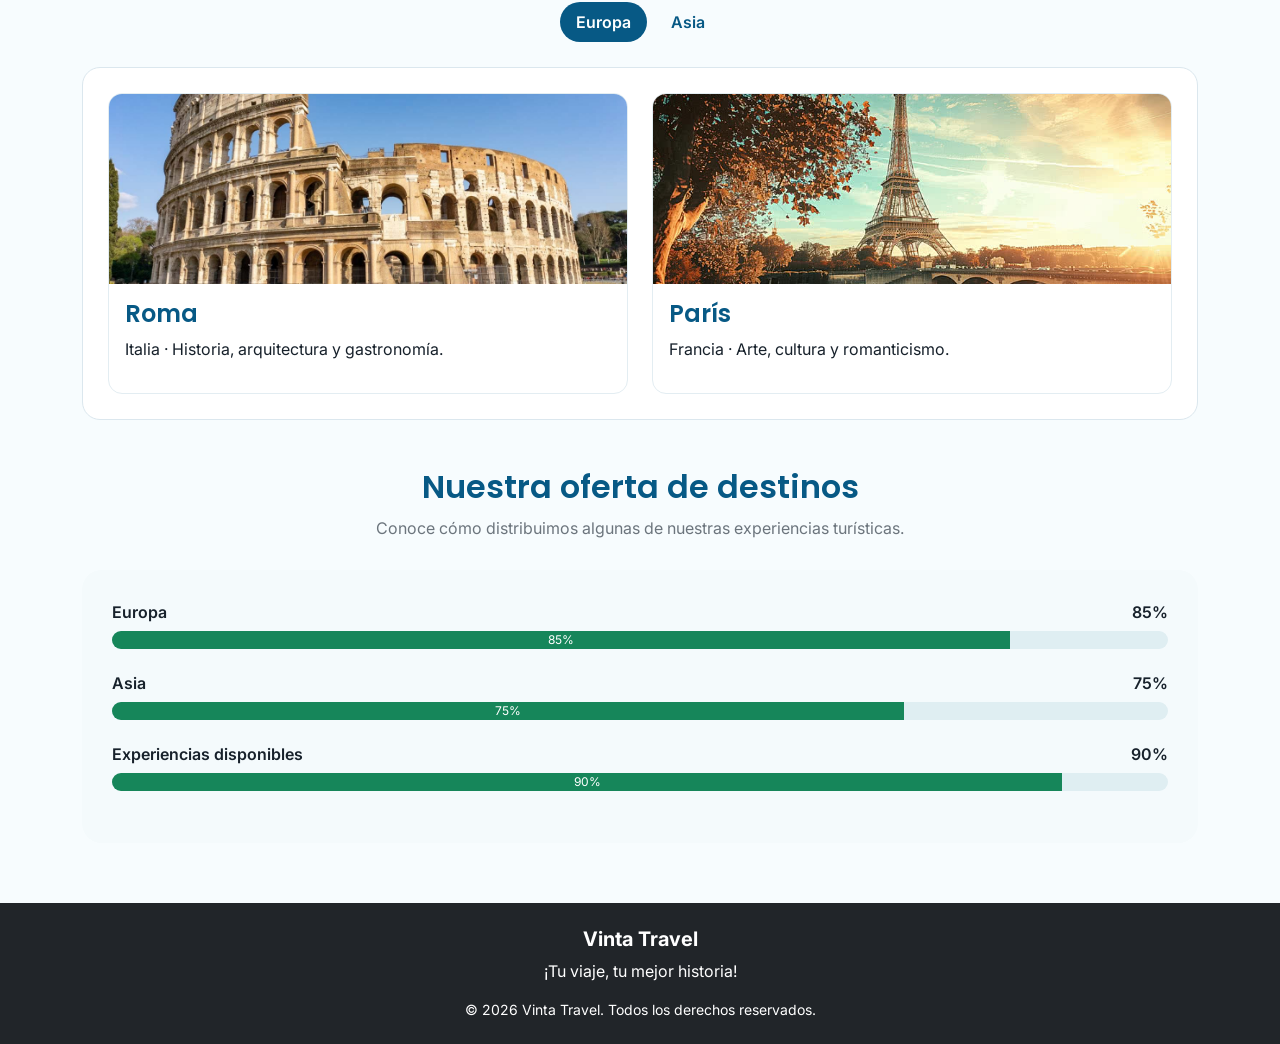
<file: destinos.html>
<!DOCTYPE html>

<html lang="es">

<head>

    <meta charset="UTF-8">
    <meta name="viewport" content="width=device-width, initial-scale=1.0">

    <title>Destinos turísticos | Vinta Travel</title>

    <meta name="description"
          content="Explora destinos nacionales e internacionales con Vinta Travel y encuentra opciones para tu próximo viaje.">

    <meta name="keywords"
          content="destinos turísticos, viajes, turismo, destinos nacionales, destinos internacionales">


    <!-- Bootstrap -->

    <link href="https://cdn.jsdelivr.net/npm/bootstrap@5.3.8/dist/css/bootstrap.min.css"
          rel="stylesheet">


    <!-- Google Fonts -->

    <link rel="preconnect"
          href="https://fonts.googleapis.com">

    <link rel="preconnect"
          href="https://fonts.gstatic.com"
          crossorigin>

    <link href="https://fonts.googleapis.com/css2?family=Inter:wght@400;500;600&family=Poppins:wght@500;600;700&display=swap"
          rel="stylesheet">


    <!-- CSS -->

    <link rel="stylesheet"
          href="styles.css">


    <!-- =====================================================
         ESTILOS SOLO PARA LOS COMPONENTES NUEVOS
    ====================================================== -->

    <style>

        .componentes-destinos {
            padding: 60px 0;
        }

        .titulo-componente {
            text-align: center;
            margin-bottom: 10px;
        }

        .subtitulo-componente {
            text-align: center;
            max-width: 700px;
            margin: 0 auto 30px;
            color: #6c757d;
        }


        /* ================= MODAL ================= */

        .vinta-modal .modal-content {
            border: none;
            border-radius: 18px;
            overflow: hidden;
        }

        .vinta-modal .modal-header {
            background: #075985;
            color: white;
            border: none;
        }

        .vinta-modal .btn-close {
            filter: brightness(0) invert(1);
        }

        .vinta-modal .modal-body {
            padding: 30px;
        }


        /* ================= TABS ================= */

        .destinos-tabs .nav-pills {
            justify-content: center;
            gap: 8px;
            margin-bottom: 25px;
        }

        .destinos-tabs .nav-link {
            color: #075985;
            font-weight: 600;
            border-radius: 30px;
        }

        .destinos-tabs .nav-link.active {
            background: #075985;
            color: white;
        }

        .destinos-tab-content {
            border: 1px solid #dbe7ee;
            border-radius: 18px;
            padding: 25px;
            background: white;
        }

        .mini-destino {
            height: 100%;
            border: 1px solid #e3edf2;
            border-radius: 14px;
            overflow: hidden;
            background: white;
        }

        .mini-destino img {
            width: 100%;
            height: 190px;
            object-fit: cover;
        }

        .mini-destino-info {
            padding: 16px;
        }


        /* ================= PROGRESS ================= */

        .progreso-destinos {
            background: #f4fafc;
            border-radius: 20px;
            padding: 30px;
        }

        .progreso-item {
            margin-bottom: 22px;
        }

        .progreso-label {
            display: flex;
            justify-content: space-between;
            font-weight: 600;
            margin-bottom: 7px;
        }

        .progreso-destinos .progress {
            height: 18px;
            border-radius: 20px;
            background: #dfeef2;
        }

        .progreso-destinos .progress-bar {
            background: #16865a;
        }


        @media (max-width: 767px) {

            .componentes-destinos {
                padding: 40px 0;
            }

            .destinos-tab-content,
            .progreso-destinos {
                padding: 20px;
            }

        }

    </style>

</head>


<body>


    <!-- =====================================================
         NAVBAR
    ====================================================== -->

    <header>

        <nav class="navbar navbar-expand-lg navbar-dark bg-primary shadow-sm">

            <div class="container">


                <a class="navbar-brand d-flex align-items-center fw-bold"
                   href="index.html">

                    <img src="logo.jpeg"
                         alt="Logo Vinta Travel"
                         width="50"
                         height="50"
                         class="rounded-circle me-2">

                    Vinta Travel

                </a>


                <button class="navbar-toggler"
                        type="button"
                        data-bs-toggle="offcanvas"
                        data-bs-target="#menuVinta">

                    <span class="navbar-toggler-icon"></span>

                </button>


                <div class="offcanvas offcanvas-end text-bg-primary"
                     tabindex="-1"
                     id="menuVinta">


                    <div class="offcanvas-header">

                        <h5 class="offcanvas-title">
                            Vinta Travel
                        </h5>

                        <button type="button"
                                class="btn-close btn-close-white"
                                data-bs-dismiss="offcanvas">
                        </button>

                    </div>


                    <div class="offcanvas-body">

                        <ul class="navbar-nav ms-auto align-items-lg-center">


                            <li class="nav-item">

                                <a class="nav-link"
                                   href="index.html">

                                    Inicio

                                </a>

                            </li>


                            <li class="nav-item">

                                <a class="nav-link active"
                                   href="destinos.html">

                                    Destinos

                                </a>

                            </li>


                            <li class="nav-item">

                                <a class="nav-link"
                                   href="paquetes.html">

                                    Paquetes

                                </a>

                            </li>


                            <li class="nav-item">

                                <a class="nav-link"
                                   href="reservaciones.html">

                                    Reservaciones

                                </a>

                            </li>


                            <li class="nav-item">

                                <a class="nav-link"
                                   href="blog.html">

                                    Blog

                                </a>

                            </li>


                            <li class="nav-item">

                                <a class="nav-link"
                                   href="contacto.html">

                                    Contacto

                                </a>

                            </li>


                            <li class="nav-item">

                                <a class="nav-link"
                                   href="carrito.html">

                                    🛒 Carrito

                                    <span class="badge bg-danger contador-carrito">
                                        0
                                    </span>

                                </a>

                            </li>


                            <li class="nav-item ms-lg-2">

                                <a class="btn btn-light text-primary fw-semibold"
                                   href="login.html">

                                    Iniciar sesión

                                </a>

                            </li>


                        </ul>

                    </div>

                </div>

            </div>

        </nav>

    </header>


    <!-- =====================================================
         CONTENIDO
    ====================================================== -->

    <main>


        <!-- ENCABEZADO -->

        <section class="py-5 bg-light">

            <div class="container text-center">

                <span class="badge bg-info text-dark mb-3">
                    EXPLORA EL MUNDO
                </span>

                <h1 class="display-5 fw-bold">
                    Nuestros destinos
                </h1>

                <p class="lead text-muted">
                    Encuentra el lugar perfecto para tu próxima aventura.
                </p>

            </div>

        </section>


        <!-- =====================================================
             CARDS ORIGINALES
        ====================================================== -->

        <section class="py-5">

            <div class="container">

                <div class="row g-4">


                    <!-- ROMA -->

                    <div class="col-md-4">

                        <article class="card h-100 shadow-sm border-0">

                            <img src="roma.jpeg"
                                 class="card-img-top"
                                 alt="Roma, Italia">

                            <div class="card-body d-flex flex-column">

                                <span class="badge bg-primary align-self-start mb-2">
                                    MÁS POPULAR
                                </span>

                                <h2 class="card-title h4 fw-bold">
                                    Roma
                                </h2>

                                <p class="card-text text-muted">

                                    Descubre el Coliseo, el Vaticano,
                                    sus plazas y su deliciosa gastronomía.

                                </p>

                                <div class="mt-auto">

                                    <p class="fw-bold fs-5">
                                        Desde $20,000 MXN
                                    </p>


                                    <button type="button"
                                            class="btn btn-primary w-100"
                                            data-destino="roma">

                                        Ver paquetes

                                    </button>

                                </div>

                            </div>

                        </article>

                    </div>


                    <!-- PARÍS -->

                    <div class="col-md-4">

                        <article class="card h-100 shadow-sm border-0">

                            <img src="paris.jpeg"
                                 class="card-img-top"
                                 alt="París, Francia">

                            <div class="card-body d-flex flex-column">

                                <span class="badge bg-info text-dark align-self-start mb-2">
                                    ROMÁNTICO
                                </span>

                                <h2 class="card-title h4 fw-bold">
                                    París
                                </h2>

                                <p class="card-text text-muted">

                                    Conoce la Torre Eiffel, el Louvre
                                    y disfruta de la magia de la ciudad.

                                </p>

                                <div class="mt-auto">

                                    <p class="fw-bold fs-5">
                                        Desde $22,500 MXN
                                    </p>


                                    <button type="button"
                                            class="btn btn-primary w-100"
                                            data-destino="paris">

                                        Ver paquetes

                                    </button>

                                </div>

                            </div>

                        </article>

                    </div>


                    <!-- TOKIO -->

                    <div class="col-md-4">

                        <article class="card h-100 shadow-sm border-0">

                            <img src="tokio.jpeg"
                                 class="card-img-top"
                                 alt="Tokio, Japón">

                            <div class="card-body d-flex flex-column">

                                <span class="badge bg-primary align-self-start mb-2">
                                    AVENTURA
                                </span>

                                <h2 class="card-title h4 fw-bold">
                                    Tokio
                                </h2>

                                <p class="card-text text-muted">

                                    Vive una combinación única de tecnología,
                                    tradición, gastronomía y cultura.

                                </p>

                                <div class="mt-auto">

                                    <p class="fw-bold fs-5">
                                        Desde $28,000 MXN
                                    </p>


                                    <button type="button"
                                            class="btn btn-primary w-100"
                                            data-destino="tokio">

                                        Ver paquetes

                                    </button>

                                </div>

                            </div>

                        </article>

                    </div>


                </div>

            </div>

        </section>


        <!-- =====================================================
             COMPONENTES NUEVOS
        ====================================================== -->

        <section class="componentes-destinos">

            <div class="container">


                <!-- =================================================
                     1. MODAL
                ================================================== -->

                <div class="text-center mb-5">

                    <h2 class="titulo-componente">
                        Conoce nuestros destinos
                    </h2>

                    <p class="subtitulo-componente">

                        Descubre más información sobre los destinos
                        que puedes visitar con Vinta Travel.

                    </p>


                    <button type="button"
                            class="btn btn-primary"
                            data-bs-toggle="modal"
                            data-bs-target="#modalDestinos">

                        Ver información

                    </button>

                </div>


                <!-- MODAL -->

                <div class="modal fade vinta-modal"
                     id="modalDestinos"
                     tabindex="-1">

                    <div class="modal-dialog modal-dialog-centered">

                        <div class="modal-content">


                            <div class="modal-header">

                                <h2 class="modal-title fs-5">
                                    🌎 Nuestros destinos
                                </h2>

                                <button type="button"
                                        class="btn-close"
                                        data-bs-dismiss="modal">
                                </button>

                            </div>


                            <div class="modal-body">

                                <p>

                                    En Vinta Travel puedes encontrar
                                    diferentes experiencias alrededor
                                    del mundo.

                                </p>

                                <ul>

                                    <li>
                                        Roma, Italia
                                    </li>

                                    <li>
                                        París, Francia
                                    </li>

                                    <li>
                                        Tokio, Japón
                                    </li>

                                </ul>


                                <p class="mb-0">

                                    Elige tu destino y comienza a
                                    planear tu próxima aventura.

                                </p>

                            </div>


                            <div class="modal-footer">

                                <a href="paquetes.html"
                                   class="btn btn-primary">

                                    Ver paquetes

                                </a>

                                <button type="button"
                                        class="btn btn-secondary"
                                        data-bs-dismiss="modal">

                                    Cerrar

                                </button>

                            </div>

                        </div>

                    </div>

                </div>


                <!-- =================================================
                     2. ACORDEÓN
                ================================================== -->

                <div class="mb-5">

                    <h2 class="titulo-componente">
                        Preguntas frecuentes
                    </h2>

                    <p class="subtitulo-componente">

                        Resuelve algunas dudas antes de elegir
                        tu destino.

                    </p>


                    <div class="accordion"
                         id="destinosAccordion">


                        <!-- PREGUNTA 1 -->

                        <div class="accordion-item">

                            <h3 class="accordion-header">

                                <button class="accordion-button"
                                        type="button"
                                        data-bs-toggle="collapse"
                                        data-bs-target="#destinoPregunta1">

                                    ¿Qué destino es el más popular?

                                </button>

                            </h3>


                            <div id="destinoPregunta1"
                                 class="accordion-collapse collapse show"
                                 data-bs-parent="#destinosAccordion">

                                <div class="accordion-body">

                                    Roma es uno de nuestros destinos
                                    más populares por su historia,
                                    arquitectura y gastronomía.

                                </div>

                            </div>

                        </div>


                        <!-- PREGUNTA 2 -->

                        <div class="accordion-item">

                            <h3 class="accordion-header">

                                <button class="accordion-button collapsed"
                                        type="button"
                                        data-bs-toggle="collapse"
                                        data-bs-target="#destinoPregunta2">

                                    ¿Qué destino es ideal para una experiencia romántica?

                                </button>

                            </h3>


                            <div id="destinoPregunta2"
                                 class="accordion-collapse collapse"
                                 data-bs-parent="#destinosAccordion">

                                <div class="accordion-body">

                                    París es una excelente opción
                                    para una experiencia romántica.

                                </div>

                            </div>

                        </div>


                        <!-- PREGUNTA 3 -->

                        <div class="accordion-item">

                            <h3 class="accordion-header">

                                <button class="accordion-button collapsed"
                                        type="button"
                                        data-bs-toggle="collapse"
                                        data-bs-target="#destinoPregunta3">

                                    ¿Qué destino ofrece una experiencia de aventura?

                                </button>

                            </h3>


                            <div id="destinoPregunta3"
                                 class="accordion-collapse collapse"
                                 data-bs-parent="#destinosAccordion">

                                <div class="accordion-body">

                                    Tokio es una excelente opción
                                    para conocer tecnología, tradición,
                                    gastronomía y cultura.

                                </div>

                            </div>

                        </div>

                    </div>

                </div>


                <!-- =================================================
                     3. TABS / PILLS
                ================================================== -->

                <div class="destinos-tabs mb-5">

                    <h2 class="titulo-componente">
                        Explora por región
                    </h2>

                    <p class="subtitulo-componente">

                        Conoce algunas opciones según el continente.

                    </p>


                    <ul class="nav nav-pills"
                        role="tablist">


                        <li class="nav-item">

                            <button class="nav-link active"
                                    data-bs-toggle="pill"
                                    data-bs-target="#europa">

                                Europa

                            </button>

                        </li>


                        <li class="nav-item">

                            <button class="nav-link"
                                    data-bs-toggle="pill"
                                    data-bs-target="#asia">

                                Asia

                            </button>

                        </li>

                    </ul>


                    <div class="tab-content destinos-tab-content">


                        <!-- EUROPA -->

                        <div class="tab-pane fade show active"
                             id="europa">

                            <div class="row g-4">


                                <!-- ROMA -->

                                <div class="col-12 col-md-6">

                                    <article class="mini-destino">

                                        <img src="roma.jpeg"
                                             alt="Roma, Italia">

                                        <div class="mini-destino-info">

                                            <h3>
                                                Roma
                                            </h3>

                                            <p>

                                                Italia · Historia,
                                                arquitectura y gastronomía.

                                            </p>

                                        </div>

                                    </article>

                                </div>


                                <!-- PARÍS -->

                                <div class="col-12 col-md-6">

                                    <article class="mini-destino">

                                        <img src="paris.jpeg"
                                             alt="París, Francia">

                                        <div class="mini-destino-info">

                                            <h3>
                                                París
                                            </h3>

                                            <p>

                                                Francia · Arte,
                                                cultura y romanticismo.

                                            </p>

                                        </div>

                                    </article>

                                </div>


                            </div>

                        </div>


                        <!-- ASIA -->

                        <div class="tab-pane fade"
                             id="asia">

                            <div class="row g-4">

                                <div class="col-12 col-md-6 offset-md-3">

                                    <article class="mini-destino">

                                        <img src="tokio.jpeg"
                                             alt="Tokio, Japón">

                                        <div class="mini-destino-info">

                                            <h3>
                                                Tokio
                                            </h3>

                                            <p>

                                                Japón · Tecnología,
                                                tradición y cultura.

                                            </p>

                                        </div>

                                    </article>

                                </div>

                            </div>

                        </div>


                    </div>

                </div>


                <!-- =================================================
                     4. PROGRESS BAR
                ================================================== -->

                <div>

                    <h2 class="titulo-componente">
                        Nuestra oferta de destinos
                    </h2>

                    <p class="subtitulo-componente">

                        Conoce cómo distribuimos algunas de nuestras
                        experiencias turísticas.

                    </p>


                    <div class="progreso-destinos">


                        <!-- EUROPA -->

                        <div class="progreso-item">

                            <div class="progreso-label">

                                <span>
                                    Europa
                                </span>

                                <span>
                                    85%
                                </span>

                            </div>


                            <div class="progress">

                                <div class="progress-bar"
                                     style="width: 85%">

                                    85%

                                </div>

                            </div>

                        </div>


                        <!-- ASIA -->

                        <div class="progreso-item">

                            <div class="progreso-label">

                                <span>
                                    Asia
                                </span>

                                <span>
                                    75%
                                </span>

                            </div>


                            <div class="progress">

                                <div class="progress-bar"
                                     style="width: 75%">

                                    75%

                                </div>

                            </div>

                        </div>


                        <!-- EXPERIENCIAS -->

                        <div class="progreso-item">

                            <div class="progreso-label">

                                <span>
                                    Experiencias disponibles
                                </span>

                                <span>
                                    90%
                                </span>

                            </div>


                            <div class="progress">

                                <div class="progress-bar"
                                     style="width: 90%">

                                    90%

                                </div>

                            </div>

                        </div>


                    </div>

                </div>


            </div>

        </section>


    </main>


    <!-- =====================================================
         FOOTER
    ====================================================== -->

    <footer class="bg-dark text-white py-4">

        <div class="container text-center">

            <h5 class="fw-bold">
                Vinta Travel
            </h5>

            <p>
                ¡Tu viaje, tu mejor historia!
            </p>

            <p class="small mb-0">
                © 2026 Vinta Travel. Todos los derechos reservados.
            </p>

        </div>

    </footer>


    <!-- BOOTSTRAP JAVASCRIPT -->

    <script src="https://cdn.jsdelivr.net/npm/bootstrap@5.3.8/dist/js/bootstrap.bundle.min.js"></script>


    <!-- SCRIPT DE VINTA TRAVEL -->

    <script src="script.js"></script>


</body>

</html>
</file>
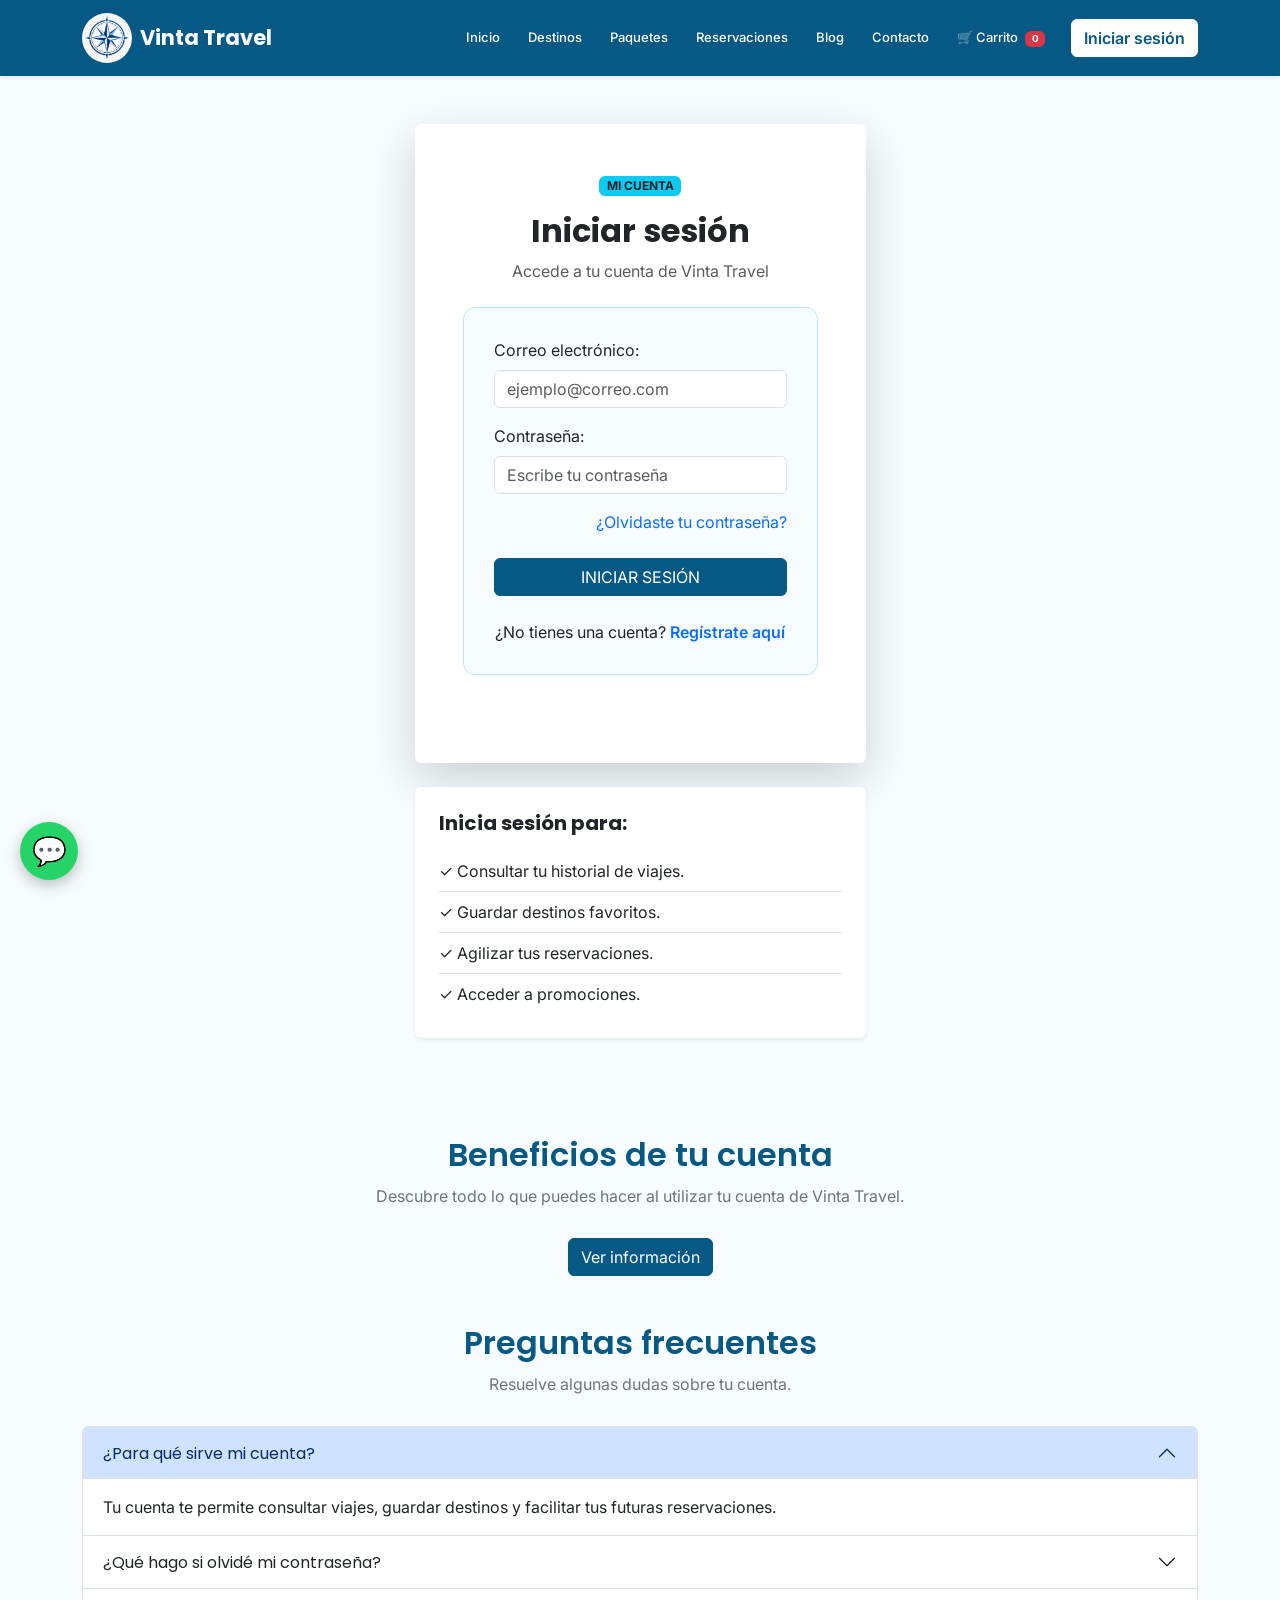
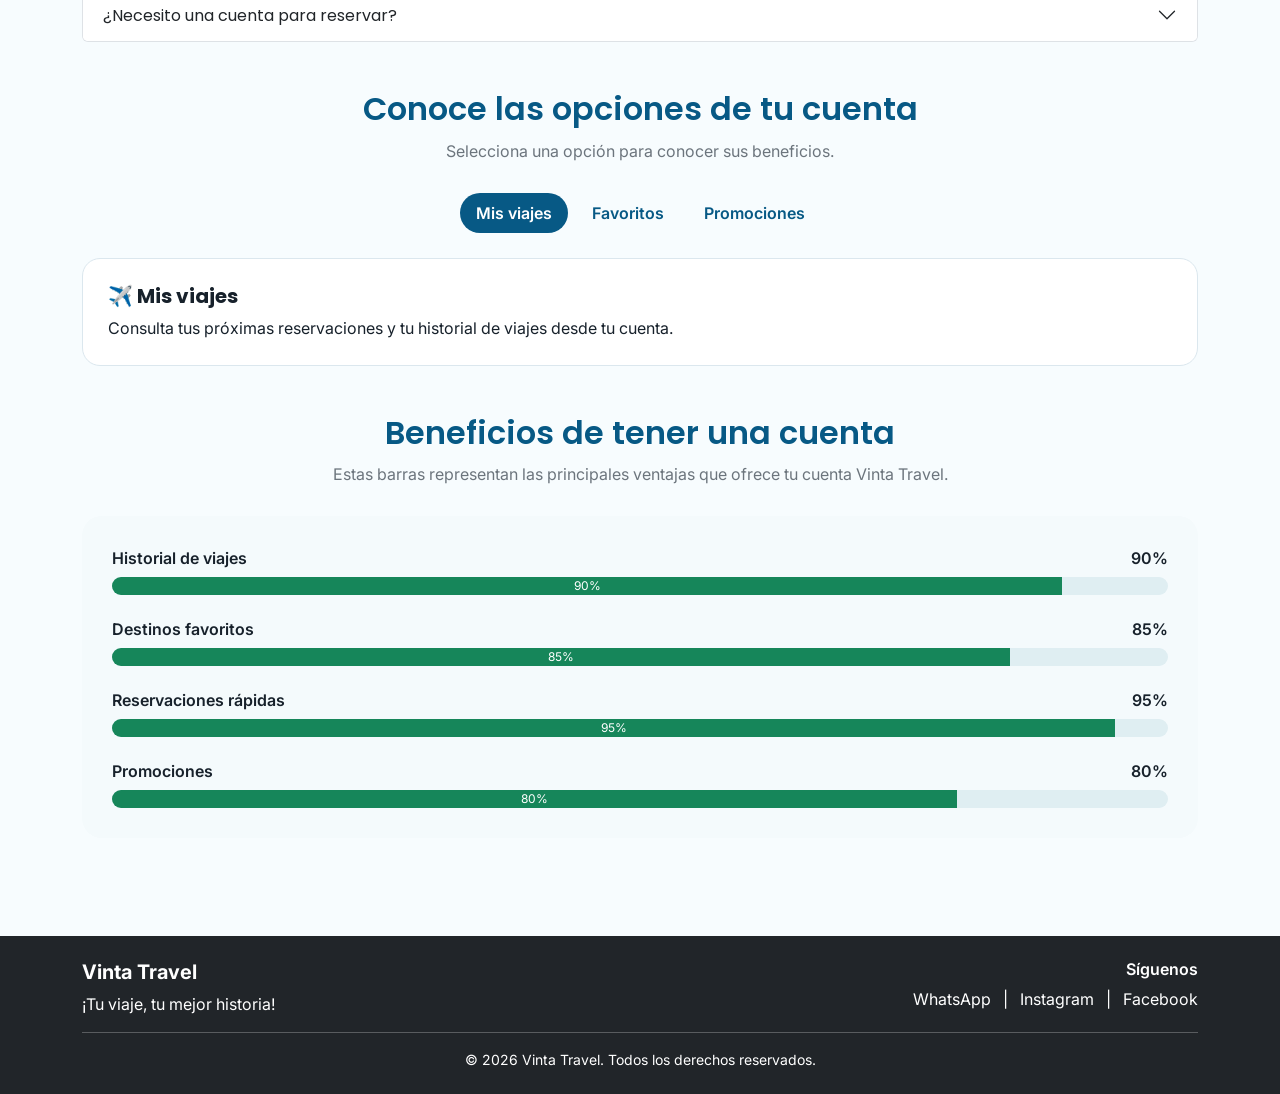
<file: login.html>
<!DOCTYPE html>
<html lang="es">

<head>

    <meta charset="UTF-8">

    <meta name="viewport"
          content="width=device-width, initial-scale=1.0">

    <title>Iniciar sesión | Vinta Travel</title>

    <meta name="description"
          content="Inicia sesión en Vinta Travel para consultar tus viajes, guardar destinos y agilizar tus futuras reservaciones.">

    <meta name="keywords"
          content="iniciar sesión Vinta Travel, cuenta de viajes, reservaciones, destinos">

    <meta name="author"
          content="Mariana Marín, Cynthia Sánchez">


    <!-- Bootstrap -->

    <link href="https://cdn.jsdelivr.net/npm/bootstrap@5.3.8/dist/css/bootstrap.min.css"
          rel="stylesheet">


    <!-- Google Fonts -->

    <link rel="preconnect"
          href="https://fonts.googleapis.com">

    <link rel="preconnect"
          href="https://fonts.gstatic.com"
          crossorigin>

    <link href="https://fonts.googleapis.com/css2?family=Inter:wght@400;500;600&family=Poppins:wght@500;600;700&display=swap"
          rel="stylesheet">


    <!-- CSS -->

    <link rel="stylesheet"
          href="styles.css">


    <!-- =====================================================
         ESTILOS DE COMPONENTES
    ====================================================== -->

    <style>

        .componentes-login {
            padding: 50px 0;
        }

        .titulo-componente {
            text-align: center;
            margin-bottom: 10px;
        }

        .subtitulo-componente {
            text-align: center;
            max-width: 700px;
            margin: 0 auto 30px;
            color: #6c757d;
        }

        .vinta-modal .modal-content {
            border: 0;
            border-radius: 18px;
            overflow: hidden;
        }

        .vinta-modal .modal-header {
            background: #075985;
            color: #fff;
            border: 0;
        }

        .vinta-modal .btn-close {
            filter: brightness(0) invert(1);
        }

        .vinta-modal .modal-body {
            padding: 30px;
        }

        .login-tabs .nav-pills {
            justify-content: center;
            gap: 8px;
            margin-bottom: 25px;
        }

        .login-tabs .nav-link {
            color: #075985;
            font-weight: 600;
            border-radius: 30px;
        }

        .login-tabs .nav-link.active {
            background: #075985;
            color: #fff;
        }

        .login-tab-content {
            border: 1px solid #dbe7ee;
            border-radius: 18px;
            padding: 25px;
            background: #fff;
        }

        .progreso-login {
            background: #f4fafc;
            border-radius: 20px;
            padding: 30px;
        }

        .progreso-item {
            margin-bottom: 22px;
        }

        .progreso-item:last-child {
            margin-bottom: 0;
        }

        .progreso-label {
            display: flex;
            justify-content: space-between;
            gap: 10px;
            font-weight: 600;
            margin-bottom: 7px;
        }

        .progreso-login .progress {
            height: 18px;
            border-radius: 20px;
            background: #dfeef2;
        }

        .progreso-login .progress-bar {
            background: #16865a;
        }

        @media(max-width: 767px) {

            .componentes-login {
                padding: 35px 0;
            }

            .login-tab-content,
            .progreso-login {
                padding: 20px;
            }

        }

    </style>

</head>


<body>


    <!-- =====================================================
         NAVBAR
    ====================================================== -->

    <header>

        <nav class="navbar navbar-expand-lg navbar-dark bg-primary shadow-sm">

            <div class="container">

                <a class="navbar-brand d-flex align-items-center fw-bold"
                   href="index.html">

                    <img src="logo.jpeg"
                         alt="Logo de Vinta Travel"
                         width="50"
                         height="50"
                         class="rounded-circle me-2">

                    Vinta Travel

                </a>


                <button class="navbar-toggler"
                        type="button"
                        data-bs-toggle="offcanvas"
                        data-bs-target="#menuVinta"
                        aria-controls="menuVinta"
                        aria-label="Abrir menú">

                    <span class="navbar-toggler-icon"></span>

                </button>


                <div class="offcanvas offcanvas-end text-bg-primary"
                     tabindex="-1"
                     id="menuVinta"
                     aria-labelledby="menuVintaLabel">

                    <div class="offcanvas-header">

                        <h5 class="offcanvas-title"
                            id="menuVintaLabel">

                            Vinta Travel

                        </h5>

                        <button type="button"
                                class="btn-close btn-close-white"
                                data-bs-dismiss="offcanvas"
                                aria-label="Cerrar">
                        </button>

                    </div>


                    <div class="offcanvas-body">

                        <ul class="navbar-nav ms-auto align-items-lg-center gap-lg-2">


                            <li class="nav-item">

                                <a class="nav-link"
                                   href="index.html">

                                    Inicio

                                </a>

                            </li>


                            <li class="nav-item">

                                <a class="nav-link"
                                   href="destinos.html">

                                    Destinos

                                </a>

                            </li>


                            <li class="nav-item">

                                <a class="nav-link"
                                   href="paquetes.html">

                                    Paquetes

                                </a>

                            </li>


                            <li class="nav-item">

                                <a class="nav-link"
                                   href="reservaciones.html">

                                    Reservaciones

                                </a>

                            </li>


                            <li class="nav-item">

                                <a class="nav-link"
                                   href="blog.html">

                                    Blog

                                </a>

                            </li>


                            <li class="nav-item">

                                <a class="nav-link"
                                   href="contacto.html">

                                    Contacto

                                </a>

                            </li>


                            <li class="nav-item">

                                <a class="nav-link"
                                   href="carrito.html">

                                    🛒 Carrito

                                    <span class="badge bg-danger contador-carrito">
                                        0
                                    </span>

                                </a>

                            </li>


                            <li class="nav-item ms-lg-2">

                                <a class="btn btn-light text-primary fw-semibold"
                                   href="login.html">

                                    Iniciar sesión

                                </a>

                            </li>


                        </ul>

                    </div>

                </div>

            </div>

        </nav>

    </header>


    <!-- =====================================================
         CONTENIDO
    ====================================================== -->

    <main>


        <!-- =====================================================
             FORMULARIO LOGIN
        ====================================================== -->

        <section class="py-5">

            <div class="container">

                <div class="row justify-content-center">

                    <div class="col-12 col-md-7 col-lg-5">


                        <div class="card border-0 shadow-lg">


                            <div class="card-body p-4 p-md-5">


                                <div class="text-center mb-4">

                                    <span class="badge bg-info text-dark mb-3">

                                        MI CUENTA

                                    </span>


                                    <h1 class="h2 fw-bold">

                                        Iniciar sesión

                                    </h1>


                                    <p class="text-muted">

                                        Accede a tu cuenta de Vinta Travel

                                    </p>

                                </div>


                                <!--
                                    ID PREPARADO PARA JAVASCRIPT
                                -->

                                <form id="formLogin">


                                    <!-- CORREO -->

                                    <div class="mb-3">

                                        <label for="correo"
                                               class="form-label">

                                            Correo electrónico:

                                        </label>


                                        <input type="email"
                                               id="correo"
                                               name="correo"
                                               class="form-control"
                                               placeholder="ejemplo@correo.com"
                                               required>

                                    </div>


                                    <!-- CONTRASEÑA -->

                                    <div class="mb-3">

                                        <label for="password"
                                               class="form-label">

                                            Contraseña:

                                        </label>


                                        <input type="password"
                                               id="password"
                                               name="password"
                                               class="form-control"
                                               placeholder="Escribe tu contraseña"
                                               required>

                                    </div>


                                    <div class="text-end mb-4">

                                        <a href="#"
                                           class="text-decoration-none">

                                            ¿Olvidaste tu contraseña?

                                        </a>

                                    </div>


                                    <button type="submit"
                                            class="btn btn-primary w-100 mb-4">

                                        INICIAR SESIÓN

                                    </button>


                                    <p class="text-center mb-0">

                                        ¿No tienes una cuenta?

                                        <a href="#"
                                           class="fw-semibold text-decoration-none">

                                            Regístrate aquí

                                        </a>

                                    </p>


                                </form>


                            </div>


                        </div>


                        <!-- =================================================
                             BENEFICIOS
                        ================================================== -->

                        <div class="card border-0 shadow-sm mt-4">


                            <div class="card-body p-4">


                                <h2 class="h5 fw-bold mb-3">

                                    Inicia sesión para:

                                </h2>


                                <div class="list-group list-group-flush">


                                    <div class="list-group-item px-0">

                                        ✓ Consultar tu historial de viajes.

                                    </div>


                                    <div class="list-group-item px-0">

                                        ✓ Guardar destinos favoritos.

                                    </div>


                                    <div class="list-group-item px-0">

                                        ✓ Agilizar tus reservaciones.

                                    </div>


                                    <div class="list-group-item px-0">

                                        ✓ Acceder a promociones.

                                    </div>


                                </div>


                            </div>


                        </div>


                    </div>


                </div>


            </div>

        </section>


        <!-- =====================================================
             COMPONENTES LOGIN
        ====================================================== -->

        <section class="componentes-login">


            <div class="container">


                <!-- =================================================
                     MODAL
                ================================================== -->

                <div class="text-center mb-5">


                    <h2 class="titulo-componente">

                        Beneficios de tu cuenta

                    </h2>


                    <p class="subtitulo-componente">

                        Descubre todo lo que puedes hacer al utilizar
                        tu cuenta de Vinta Travel.

                    </p>


                    <button class="btn btn-primary"
                            data-bs-toggle="modal"
                            data-bs-target="#modalCuenta">

                        Ver información

                    </button>


                </div>


                <div class="modal fade vinta-modal"
                     id="modalCuenta"
                     tabindex="-1"
                     aria-hidden="true">


                    <div class="modal-dialog modal-dialog-centered">


                        <div class="modal-content">


                            <div class="modal-header">


                                <h2 class="modal-title fs-5">

                                    👤 Tu cuenta Vinta Travel

                                </h2>


                                <button class="btn-close"
                                        data-bs-dismiss="modal"
                                        aria-label="Cerrar">
                                </button>


                            </div>


                            <div class="modal-body">


                                <p>

                                    Al iniciar sesión puedes administrar
                                    mejor tus experiencias de viaje.

                                </p>


                                <ul>

                                    <li>
                                        Consultar tus viajes.
                                    </li>

                                    <li>
                                        Guardar destinos favoritos.
                                    </li>

                                    <li>
                                        Agilizar reservaciones.
                                    </li>

                                    <li>
                                        Consultar promociones.
                                    </li>

                                </ul>


                                <p class="mb-0">

                                    ¡Planea tu próxima aventura con Vinta Travel!

                                </p>


                            </div>


                            <div class="modal-footer">


                                <a href="destinos.html"
                                   class="btn btn-primary">

                                    Explorar destinos

                                </a>


                                <button class="btn btn-secondary"
                                        data-bs-dismiss="modal">

                                    Cerrar

                                </button>


                            </div>


                        </div>


                    </div>


                </div>


                <!-- =================================================
                     ACORDEÓN
                ================================================== -->

                <div class="mb-5">


                    <h2 class="titulo-componente">

                        Preguntas frecuentes

                    </h2>


                    <p class="subtitulo-componente">

                        Resuelve algunas dudas sobre tu cuenta.

                    </p>


                    <div class="accordion"
                         id="loginAccordion">


                        <!-- PREGUNTA 1 -->

                        <div class="accordion-item">


                            <h3 class="accordion-header">


                                <button class="accordion-button"
                                        data-bs-toggle="collapse"
                                        data-bs-target="#lp1">

                                    ¿Para qué sirve mi cuenta?

                                </button>


                            </h3>


                            <div id="lp1"
                                 class="accordion-collapse collapse show"
                                 data-bs-parent="#loginAccordion">


                                <div class="accordion-body">

                                    Tu cuenta te permite consultar viajes,
                                    guardar destinos y facilitar tus futuras
                                    reservaciones.

                                </div>


                            </div>


                        </div>


                        <!-- PREGUNTA 2 -->

                        <div class="accordion-item">


                            <h3 class="accordion-header">


                                <button class="accordion-button collapsed"
                                        data-bs-toggle="collapse"
                                        data-bs-target="#lp2">

                                    ¿Qué hago si olvidé mi contraseña?

                                </button>


                            </h3>


                            <div id="lp2"
                                 class="accordion-collapse collapse"
                                 data-bs-parent="#loginAccordion">


                                <div class="accordion-body">

                                    Selecciona la opción
                                    “¿Olvidaste tu contraseña?”
                                    para comenzar el proceso de recuperación.

                                </div>


                            </div>


                        </div>


                        <!-- PREGUNTA 3 -->

                        <div class="accordion-item">


                            <h3 class="accordion-header">


                                <button class="accordion-button collapsed"
                                        data-bs-toggle="collapse"
                                        data-bs-target="#lp3">

                                    ¿Necesito una cuenta para reservar?

                                </button>


                            </h3>


                            <div id="lp3"
                                 class="accordion-collapse collapse"
                                 data-bs-parent="#loginAccordion">


                                <div class="accordion-body">

                                    Tener una cuenta facilita el proceso,
                                    ya que puedes consultar y administrar
                                    tus reservaciones.

                                </div>


                            </div>


                        </div>


                    </div>


                </div>


                <!-- =================================================
                     TABS
                ================================================== -->

                <div class="login-tabs mb-5">


                    <h2 class="titulo-componente">

                        Conoce las opciones de tu cuenta

                    </h2>


                    <p class="subtitulo-componente">

                        Selecciona una opción para conocer sus beneficios.

                    </p>


                    <ul class="nav nav-pills"
                        role="tablist">


                        <li class="nav-item">

                            <button class="nav-link active"
                                    data-bs-toggle="pill"
                                    data-bs-target="#misViajes">

                                Mis viajes

                            </button>

                        </li>


                        <li class="nav-item">

                            <button class="nav-link"
                                    data-bs-toggle="pill"
                                    data-bs-target="#favoritos">

                                Favoritos

                            </button>

                        </li>


                        <li class="nav-item">

                            <button class="nav-link"
                                    data-bs-toggle="pill"
                                    data-bs-target="#promociones">

                                Promociones

                            </button>

                        </li>


                    </ul>


                    <div class="tab-content login-tab-content">


                        <!-- MIS VIAJES -->

                        <div class="tab-pane fade show active"
                             id="misViajes">


                            <h3 class="h5 fw-bold">

                                ✈️ Mis viajes

                            </h3>


                            <p class="mb-0">

                                Consulta tus próximas reservaciones
                                y tu historial de viajes desde tu cuenta.

                            </p>


                        </div>


                        <!-- FAVORITOS -->

                        <div class="tab-pane fade"
                             id="favoritos">


                            <h3 class="h5 fw-bold">

                                ❤️ Destinos favoritos

                            </h3>


                            <p class="mb-0">

                                Guarda los destinos que más te interesan
                                para encontrarlos fácilmente después.

                            </p>


                        </div>


                        <!-- PROMOCIONES -->

                        <div class="tab-pane fade"
                             id="promociones">


                            <h3 class="h5 fw-bold">

                                🎁 Promociones

                            </h3>


                            <p class="mb-0">

                                Accede a promociones y oportunidades
                                especiales disponibles para viajeros.

                            </p>


                        </div>


                    </div>


                </div>


                <!-- =================================================
                     PROGRESS
                ================================================== -->

                <h2 class="titulo-componente">

                    Beneficios de tener una cuenta

                </h2>


                <p class="subtitulo-componente">

                    Estas barras representan las principales ventajas
                    que ofrece tu cuenta Vinta Travel.

                </p>


                <div class="progreso-login">


                    <!-- HISTORIAL -->

                    <div class="progreso-item">


                        <div class="progreso-label">

                            <span>
                                Historial de viajes
                            </span>

                            <span>
                                90%
                            </span>

                        </div>


                        <div class="progress">


                            <div class="progress-bar"
                                 role="progressbar"
                                 style="width:90%"
                                 aria-valuenow="90"
                                 aria-valuemin="0"
                                 aria-valuemax="100">

                                90%

                            </div>


                        </div>


                    </div>


                    <!-- FAVORITOS -->

                    <div class="progreso-item">


                        <div class="progreso-label">

                            <span>
                                Destinos favoritos
                            </span>

                            <span>
                                85%
                            </span>

                        </div>


                        <div class="progress">


                            <div class="progress-bar"
                                 role="progressbar"
                                 style="width:85%"
                                 aria-valuenow="85"
                                 aria-valuemin="0"
                                 aria-valuemax="100">

                                85%

                            </div>


                        </div>


                    </div>


                    <!-- RESERVACIONES -->

                    <div class="progreso-item">


                        <div class="progreso-label">

                            <span>
                                Reservaciones rápidas
                            </span>

                            <span>
                                95%
                            </span>

                        </div>


                        <div class="progress">


                            <div class="progress-bar"
                                 role="progressbar"
                                 style="width:95%"
                                 aria-valuenow="95"
                                 aria-valuemin="0"
                                 aria-valuemax="100">

                                95%

                            </div>


                        </div>


                    </div>


                    <!-- PROMOCIONES -->

                    <div class="progreso-item">


                        <div class="progreso-label">

                            <span>
                                Promociones
                            </span>

                            <span>
                                80%
                            </span>

                        </div>


                        <div class="progress">


                            <div class="progress-bar"
                                 role="progressbar"
                                 style="width:80%"
                                 aria-valuenow="80"
                                 aria-valuemin="0"
                                 aria-valuemax="100">

                                80%

                            </div>


                        </div>


                    </div>


                </div>


            </div>


        </section>


    </main>


    <!-- =====================================================
         FOOTER
    ====================================================== -->

    <footer class="bg-dark text-white py-4 mt-5">


        <div class="container">


            <div class="row g-4">


                <div class="col-12 col-md-6">


                    <h5 class="fw-bold">

                        Vinta Travel

                    </h5>


                    <p class="mb-0">

                        ¡Tu viaje, tu mejor historia!

                    </p>


                </div>


                <div class="col-12 col-md-6 text-md-end">


                    <h6 class="fw-semibold">

                        Síguenos

                    </h6>


                    <p class="mb-0">

                        WhatsApp &nbsp; | &nbsp;
                        Instagram &nbsp; | &nbsp;
                        Facebook

                    </p>


                </div>


            </div>


            <hr>


            <p class="text-center mb-0 small">

                © 2026 Vinta Travel.
                Todos los derechos reservados.

            </p>


        </div>


    </footer>


    <!-- Bootstrap JS -->

    <script src="https://cdn.jsdelivr.net/npm/bootstrap@5.3.8/dist/js/bootstrap.bundle.min.js"></script>


    <!-- JavaScript Vinta Travel -->

    <script src="script.js"></script>


</body>

</html>
</file>
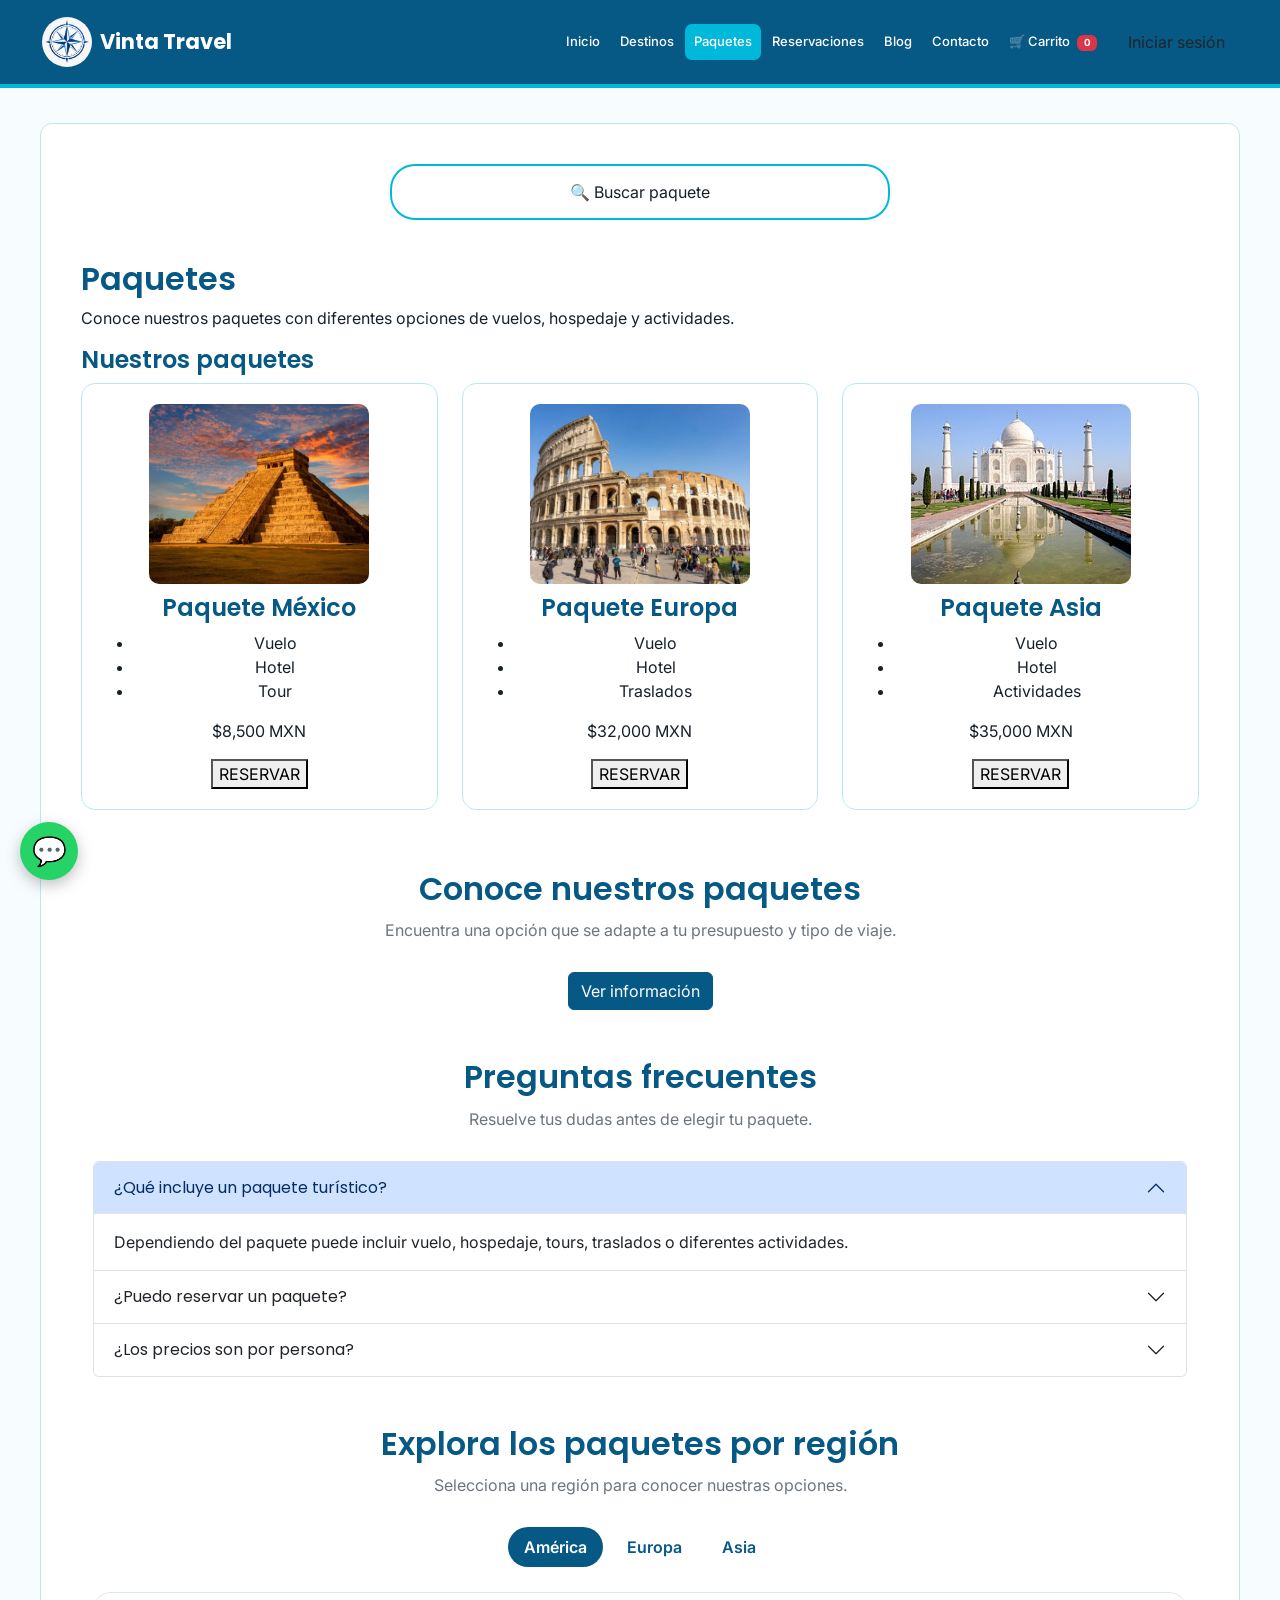
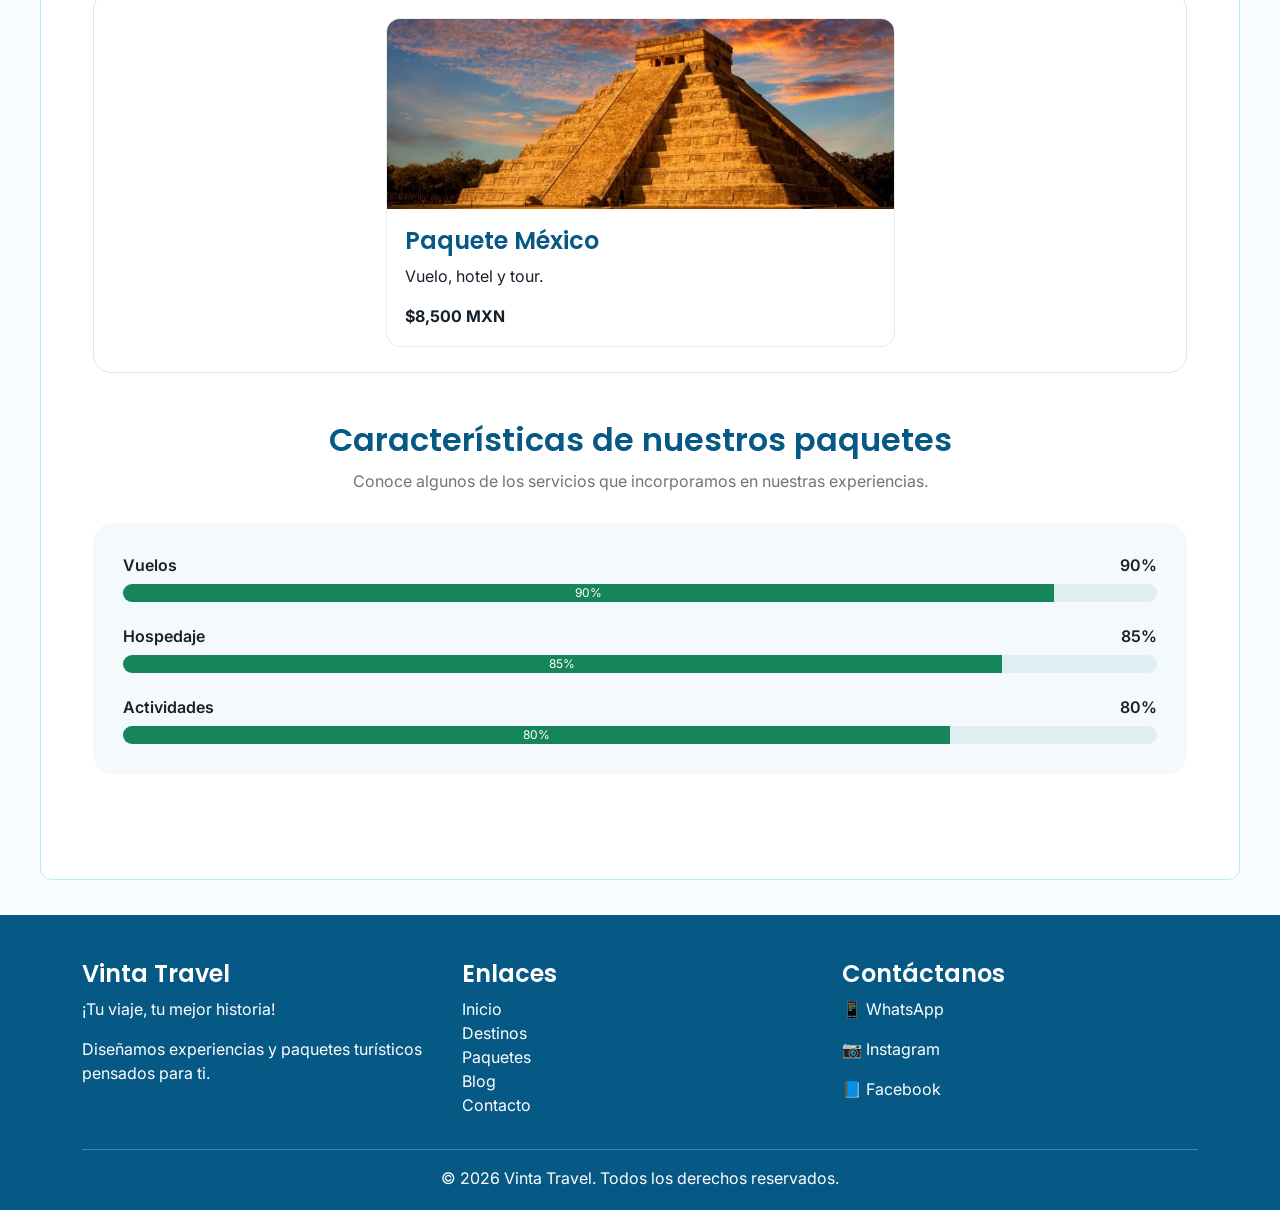
<file: paquetes.html>
<!DOCTYPE html>

<html lang="es">

<head>

    <meta charset="UTF-8">
    <meta name="viewport" content="width=device-width, initial-scale=1.0">

    <title>Paquetes turísticos | Vinta Travel</title>

    <meta name="description"
          content="Conoce los paquetes turísticos de Vinta Travel con opciones de vuelos, hospedaje, actividades y diferentes destinos.">

    <meta name="keywords"
          content="paquetes turísticos, vuelos, hospedaje, viajes, vacaciones, Vinta Travel">


    <!-- Bootstrap -->

    <link href="https://cdn.jsdelivr.net/npm/bootstrap@5.3.8/dist/css/bootstrap.min.css"
          rel="stylesheet">


    <!-- Google Fonts -->

    <link rel="preconnect"
          href="https://fonts.googleapis.com">

    <link rel="preconnect"
          href="https://fonts.gstatic.com"
          crossorigin>

    <link href="https://fonts.googleapis.com/css2?family=Inter:wght@400;500;600&family=Poppins:wght@500;600;700&display=swap"
          rel="stylesheet">


    <!-- CSS -->

    <link rel="stylesheet"
          href="styles.css">


    <meta name="description"
          content="Paquetes turísticos de Vinta Travel.">

    <meta name="keywords"
          content="paquetes turísticos, viajes, vuelos, hoteles, tours">

    <meta name="author"
          content="Mariana Marín, Cynthia Sánchez">


    <!-- =====================================================
         ESTILOS SOLO PARA LOS COMPONENTES NUEVOS
    ====================================================== -->

    <style>

        .componentes-paquetes {
            padding: 60px 0;
        }

        .titulo-componente {
            text-align: center;
            margin-bottom: 10px;
        }

        .subtitulo-componente {
            text-align: center;
            max-width: 700px;
            margin: 0 auto 30px;
            color: #6c757d;
        }


        /* ================= MODAL ================= */

        .vinta-modal .modal-content {
            border: none;
            border-radius: 18px;
            overflow: hidden;
        }

        .vinta-modal .modal-header {
            background: #075985;
            color: white;
            border: none;
        }

        .vinta-modal .btn-close {
            filter: brightness(0) invert(1);
        }

        .vinta-modal .modal-body {
            padding: 30px;
        }


        /* ================= TABS ================= */

        .paquetes-tabs .nav-pills {
            justify-content: center;
            gap: 8px;
            margin-bottom: 25px;
        }

        .paquetes-tabs .nav-link {
            color: #075985;
            font-weight: 600;
            border-radius: 30px;
        }

        .paquetes-tabs .nav-link.active {
            background: #075985;
            color: white;
        }

        .paquetes-tab-content {
            border: 1px solid #dbe7ee;
            border-radius: 18px;
            padding: 25px;
            background: white;
        }

        .mini-paquete {
            height: 100%;
            border: 1px solid #e3edf2;
            border-radius: 14px;
            overflow: hidden;
            background: white;
        }

        .mini-paquete img {
            width: 100%;
            height: 190px;
            object-fit: cover;
        }

        .mini-paquete-info {
            padding: 18px;
        }


        /* ================= PROGRESS ================= */

        .progreso-paquetes {
            background: #f4fafc;
            border-radius: 20px;
            padding: 30px;
        }

        .progreso-item {
            margin-bottom: 22px;
        }

        .progreso-item:last-child {
            margin-bottom: 0;
        }

        .progreso-label {
            display: flex;
            justify-content: space-between;
            gap: 10px;
            font-weight: 600;
            margin-bottom: 7px;
        }

        .progreso-paquetes .progress {
            height: 18px;
            border-radius: 20px;
            background: #dfeef2;
        }

        .progreso-paquetes .progress-bar {
            background: #16865a;
        }


        @media (max-width: 767px) {

            .componentes-paquetes {
                padding: 40px 0;
            }

            .paquetes-tab-content,
            .progreso-paquetes {
                padding: 20px;
            }

        }

    </style>

</head>


<body>


    <!-- =====================================================
         NAVBAR
    ====================================================== -->

    <header>

        <nav class="navbar navbar-expand-lg vinta-navbar">

            <div class="container-fluid">


<a class="navbar-brand d-flex align-items-center"
   href="index.html">

<img src="logo.jpeg"
                         alt="Logo Vinta Travel"
                         width="50"
                         height="50"
                         class="rounded-circle me-2">

    <span>
        Vinta Travel
    </span>

</a>


                <button class="navbar-toggler"
                        type="button"
                        data-bs-toggle="offcanvas"
                        data-bs-target="#menuVinta"
                        aria-controls="menuVinta"
                        aria-label="Abrir menú">

                    <span class="navbar-toggler-icon"></span>

                </button>


                <!-- MENÚ DESKTOP -->

                <div class="collapse navbar-collapse justify-content-end">

                    <ul class="navbar-nav align-items-lg-center">


                        <li class="nav-item">

                            <a class="nav-link"
                               href="index.html">

                                Inicio

                            </a>

                        </li>


                        <li class="nav-item">

                            <a class="nav-link"
                               href="destinos.html">

                                Destinos

                            </a>

                        </li>


                        <li class="nav-item">

                            <a class="nav-link active"
                               href="paquetes.html">

                                Paquetes

                            </a>

                        </li>


                        <li class="nav-item">

                            <a class="nav-link"
                               href="reservaciones.html">

                                Reservaciones

                            </a>

                        </li>


                        <li class="nav-item">

                            <a class="nav-link"
                               href="blog.html">

                                Blog

                            </a>

                        </li>


                        <li class="nav-item">

                            <a class="nav-link"
                               href="contacto.html">

                                Contacto

                            </a>

                        </li>


                        <li class="nav-item">

                            <a class="nav-link"
                               href="carrito.html">

                                🛒 Carrito

                                <span class="badge bg-danger contador-carrito">
                                    0
                                </span>

                            </a>

                        </li>


                        <li class="nav-item ms-lg-2">

                            <a class="btn btn-login"
                               href="login.html">

                                Iniciar sesión

                            </a>

                        </li>


                    </ul>

                </div>

            </div>

        </nav>

    </header>


    <!-- =====================================================
         OFFCANVAS
    ====================================================== -->

    <div class="offcanvas offcanvas-end"
         tabindex="-1"
         id="menuVinta"
         aria-labelledby="menuVintaLabel">


        <div class="offcanvas-header">

            <h2 class="offcanvas-title"
                id="menuVintaLabel">

                Vinta Travel

            </h2>


            <button type="button"
                    class="btn-close"
                    data-bs-dismiss="offcanvas"
                    aria-label="Cerrar menú">
            </button>

        </div>


        <div class="offcanvas-body">

            <nav aria-label="Menú principal">

                <ul class="navbar-nav">


                    <li class="nav-item">

                        <a class="nav-link"
                           href="index.html">

                            🏠 Inicio

                        </a>

                    </li>


                    <li class="nav-item">

                        <a class="nav-link"
                           href="destinos.html">

                            🌎 Destinos

                        </a>

                    </li>


                    <li class="nav-item">

                        <a class="nav-link"
                           href="paquetes.html">

                            ✈️ Paquetes

                        </a>

                    </li>


                    <li class="nav-item">

                        <a class="nav-link"
                           href="reservaciones.html">

                            📅 Reservaciones

                        </a>

                    </li>


                    <li class="nav-item">

                        <a class="nav-link"
                           href="blog.html">

                            📝 Blog

                        </a>

                    </li>


                    <li class="nav-item">

                        <a class="nav-link"
                           href="contacto.html">

                            📞 Contacto

                        </a>

                    </li>


                    <li class="nav-item">

                        <a class="nav-link"
                           href="carrito.html">

                            🛒 Carrito

                            <span class="badge bg-danger contador-carrito">
                                0
                            </span>

                        </a>

                    </li>


                    <li class="nav-item mt-3">

                        <a class="btn btn-login w-100"
                           href="login.html">

                            Iniciar sesión

                        </a>

                    </li>


                </ul>

            </nav>

        </div>

    </div>


    <!-- =====================================================
         CONTENIDO
    ====================================================== -->

    <main>


        <div class="contenido-inicio">


            <p class="busqueda">
                🔍 Buscar paquete
            </p>


            <h2>
                Paquetes
            </h2>


            <p>

                Conoce nuestros paquetes con diferentes opciones
                de vuelos, hospedaje y actividades.

            </p>


            <h3>
                Nuestros paquetes
            </h3>


            <!-- =================================================
                 PAQUETES ORIGINALES
            ================================================== -->

            <div class="row g-4">


                <!-- =============================================
                     PAQUETE MÉXICO
                ============================================== -->

                <div class="col-12 col-md-6 col-lg-4">

                    <article class="destino-card">


                        <img src="chichen-itza.jpeg"
                             alt="Paquete turístico México"
                             width="180"
                             height="180">


                        <h3>
                            Paquete México
                        </h3>


                        <ul>

                            <li>
                                Vuelo
                            </li>

                            <li>
                                Hotel
                            </li>

                            <li>
                                Tour
                            </li>

                        </ul>


                        <p class="precio">
                            $8,500 MXN
                        </p>


                        <!-- JAVASCRIPT -->

                        <button type="button"
                                class="reservar"
                                data-paquete="mexico">

                            RESERVAR

                        </button>


                    </article>

                </div>


                <!-- =============================================
                     PAQUETE EUROPA
                ============================================== -->

                <div class="col-12 col-md-6 col-lg-4">

                    <article class="destino-card">


                        <img src="roma.jpeg"
                             alt="Paquete turístico Europa"
                             width="180"
                             height="180">


                        <h3>
                            Paquete Europa
                        </h3>


                        <ul>

                            <li>
                                Vuelo
                            </li>

                            <li>
                                Hotel
                            </li>

                            <li>
                                Traslados
                            </li>

                        </ul>


                        <p class="precio">
                            $32,000 MXN
                        </p>


                        <!-- JAVASCRIPT -->

                        <button type="button"
                                class="reservar"
                                data-paquete="europa">

                            RESERVAR

                        </button>


                    </article>

                </div>


                <!-- =============================================
                     PAQUETE ASIA
                ============================================== -->

                <div class="col-12 col-md-6 col-lg-4">

                    <article class="destino-card">


                        <img src="taj-mahal.jpeg"
                             alt="Paquete turístico Asia"
                             width="180"
                             height="180">


                        <h3>
                            Paquete Asia
                        </h3>


                        <ul>

                            <li>
                                Vuelo
                            </li>

                            <li>
                                Hotel
                            </li>

                            <li>
                                Actividades
                            </li>

                        </ul>


                        <p class="precio">
                            $35,000 MXN
                        </p>


                        <!-- JAVASCRIPT -->

                        <button type="button"
                                class="reservar"
                                data-paquete="asia">

                            RESERVAR

                        </button>


                    </article>

                </div>


            </div>


            <!-- =====================================================
                 COMPONENTES INTERACTIVOS
            ====================================================== -->

            <section class="componentes-paquetes">


                <div class="container">


                    <!-- =================================================
                         1. MODAL
                    ================================================== -->

                    <div class="text-center mb-5">


                        <h2 class="titulo-componente">
                            Conoce nuestros paquetes
                        </h2>


                        <p class="subtitulo-componente">

                            Encuentra una opción que se adapte
                            a tu presupuesto y tipo de viaje.

                        </p>


                        <button type="button"
                                class="btn btn-primary"
                                data-bs-toggle="modal"
                                data-bs-target="#modalPaquetes">

                            Ver información

                        </button>


                    </div>


                    <!-- MODAL -->

                    <div class="modal fade vinta-modal"
                         id="modalPaquetes"
                         tabindex="-1">


                        <div class="modal-dialog modal-dialog-centered">


                            <div class="modal-content">


                                <div class="modal-header">


                                    <h2 class="modal-title fs-5">

                                        ✈️ Información de paquetes

                                    </h2>


                                    <button type="button"
                                            class="btn-close"
                                            data-bs-dismiss="modal">
                                    </button>


                                </div>


                                <div class="modal-body">


                                    <p>

                                        Nuestros paquetes combinan
                                        diferentes servicios para hacer
                                        más sencilla la planeación de tu viaje.

                                    </p>


                                    <ul>

                                        <li>
                                            Paquete México: vuelo, hotel y tour.
                                        </li>

                                        <li>
                                            Paquete Europa: vuelo, hotel y traslados.
                                        </li>

                                        <li>
                                            Paquete Asia: vuelo, hotel y actividades.
                                        </li>

                                    </ul>


                                    <p class="mb-0">

                                        Elige el paquete que mejor
                                        se adapte a tu viaje.

                                    </p>


                                </div>


                                <div class="modal-footer">


                                    <a href="reservaciones.html"
                                       class="btn btn-primary">

                                        Reservar

                                    </a>


                                    <button type="button"
                                            class="btn btn-secondary"
                                            data-bs-dismiss="modal">

                                        Cerrar

                                    </button>


                                </div>


                            </div>


                        </div>


                    </div>


                    <!-- =================================================
                         2. ACORDEÓN
                    ================================================== -->

                    <div class="mb-5">


                        <h2 class="titulo-componente">
                            Preguntas frecuentes
                        </h2>


                        <p class="subtitulo-componente">

                            Resuelve tus dudas antes de elegir
                            tu paquete.

                        </p>


                        <div class="accordion"
                             id="paquetesAccordion">


                            <!-- PREGUNTA 1 -->

                            <div class="accordion-item">


                                <h3 class="accordion-header">


                                    <button class="accordion-button"
                                            type="button"
                                            data-bs-toggle="collapse"
                                            data-bs-target="#paquetePregunta1">

                                        ¿Qué incluye un paquete turístico?

                                    </button>


                                </h3>


                                <div id="paquetePregunta1"
                                     class="accordion-collapse collapse show"
                                     data-bs-parent="#paquetesAccordion">


                                    <div class="accordion-body">

                                        Dependiendo del paquete puede incluir
                                        vuelo, hospedaje, tours, traslados
                                        o diferentes actividades.

                                    </div>


                                </div>


                            </div>


                            <!-- PREGUNTA 2 -->

                            <div class="accordion-item">


                                <h3 class="accordion-header">


                                    <button class="accordion-button collapsed"
                                            type="button"
                                            data-bs-toggle="collapse"
                                            data-bs-target="#paquetePregunta2">

                                        ¿Puedo reservar un paquete?

                                    </button>


                                </h3>


                                <div id="paquetePregunta2"
                                     class="accordion-collapse collapse"
                                     data-bs-parent="#paquetesAccordion">


                                    <div class="accordion-body">

                                        Sí. Puedes seleccionar el paquete
                                        que prefieras y continuar con tu
                                        reservación.

                                    </div>


                                </div>


                            </div>


                            <!-- PREGUNTA 3 -->

                            <div class="accordion-item">


                                <h3 class="accordion-header">


                                    <button class="accordion-button collapsed"
                                            type="button"
                                            data-bs-toggle="collapse"
                                            data-bs-target="#paquetePregunta3">

                                        ¿Los precios son por persona?

                                    </button>


                                </h3>


                                <div id="paquetePregunta3"
                                     class="accordion-collapse collapse"
                                     data-bs-parent="#paquetesAccordion">


                                    <div class="accordion-body">

                                        Los precios mostrados son precios
                                        de referencia. Consulta los detalles
                                        de cada reservación antes de confirmar.

                                    </div>


                                </div>


                            </div>


                        </div>


                    </div>


                    <!-- =================================================
                         3. TABS / PILLS
                    ================================================== -->

                    <div class="paquetes-tabs mb-5">


                        <h2 class="titulo-componente">
                            Explora los paquetes por región
                        </h2>


                        <p class="subtitulo-componente">

                            Selecciona una región para conocer
                            nuestras opciones.

                        </p>


                        <ul class="nav nav-pills"
                            role="tablist">


                            <!-- AMÉRICA -->

                            <li class="nav-item">


                                <button class="nav-link active"
                                        data-bs-toggle="pill"
                                        data-bs-target="#america">

                                    América

                                </button>


                            </li>


                            <!-- EUROPA -->

                            <li class="nav-item">


                                <button class="nav-link"
                                        data-bs-toggle="pill"
                                        data-bs-target="#europa">

                                    Europa

                                </button>


                            </li>


                            <!-- ASIA -->

                            <li class="nav-item">


                                <button class="nav-link"
                                        data-bs-toggle="pill"
                                        data-bs-target="#asia">

                                    Asia

                                </button>


                            </li>


                        </ul>


                        <div class="tab-content paquetes-tab-content">


                            <!-- =================================================
                                 AMÉRICA
                            ================================================== -->

                            <div class="tab-pane fade show active"
                                 id="america">


                                <div class="row g-4">


                                    <div class="col-12 col-md-6 offset-md-3">


                                        <article class="mini-paquete">


                                            <img src="chichen-itza.jpeg"
                                                 alt="Paquete México">


                                            <div class="mini-paquete-info">


                                                <h3>
                                                    Paquete México
                                                </h3>


                                                <p>
                                                    Vuelo, hotel y tour.
                                                </p>


                                                <strong>
                                                    $8,500 MXN
                                                </strong>


                                            </div>


                                        </article>


                                    </div>


                                </div>


                            </div>


                            <!-- =================================================
                                 EUROPA
                            ================================================== -->

                            <div class="tab-pane fade"
                                 id="europa">


                                <div class="row g-4">


                                    <div class="col-12 col-md-6 offset-md-3">


                                        <article class="mini-paquete">


                                            <img src="roma.jpeg"
                                                 alt="Paquete Europa">


                                            <div class="mini-paquete-info">


                                                <h3>
                                                    Paquete Europa
                                                </h3>


                                                <p>
                                                    Vuelo, hotel y traslados.
                                                </p>


                                                <strong>
                                                    $32,000 MXN
                                                </strong>


                                            </div>


                                        </article>


                                    </div>


                                </div>


                            </div>


                            <!-- =================================================
                                 ASIA
                            ================================================== -->

                            <div class="tab-pane fade"
                                 id="asia">


                                <div class="row g-4">


                                    <div class="col-12 col-md-6 offset-md-3">


                                        <article class="mini-paquete">


                                            <img src="taj-mahal.jpeg"
                                                 alt="Paquete Asia">


                                            <div class="mini-paquete-info">


                                                <h3>
                                                    Paquete Asia
                                                </h3>


                                                <p>
                                                    Vuelo, hotel y actividades.
                                                </p>


                                                <strong>
                                                    $35,000 MXN
                                                </strong>


                                            </div>


                                        </article>


                                    </div>


                                </div>


                            </div>


                        </div>


                    </div>


                    <!-- =================================================
                         4. PROGRESS BAR
                    ================================================== -->

                    <div>


                        <h2 class="titulo-componente">
                            Características de nuestros paquetes
                        </h2>


                        <p class="subtitulo-componente">

                            Conoce algunos de los servicios que
                            incorporamos en nuestras experiencias.

                        </p>


                        <div class="progreso-paquetes">


                            <!-- VUELOS -->

                            <div class="progreso-item">


                                <div class="progreso-label">

                                    <span>
                                        Vuelos
                                    </span>

                                    <span>
                                        90%
                                    </span>

                                </div>


                                <div class="progress">


                                    <div class="progress-bar"
                                         style="width: 90%">

                                        90%

                                    </div>


                                </div>


                            </div>


                            <!-- HOSPEDAJE -->

                            <div class="progreso-item">


                                <div class="progreso-label">

                                    <span>
                                        Hospedaje
                                    </span>

                                    <span>
                                        85%
                                    </span>

                                </div>


                                <div class="progress">


                                    <div class="progress-bar"
                                         style="width: 85%">

                                        85%

                                    </div>


                                </div>


                            </div>


                            <!-- ACTIVIDADES -->

                            <div class="progreso-item">


                                <div class="progreso-label">

                                    <span>
                                        Actividades
                                    </span>

                                    <span>
                                        80%
                                    </span>

                                </div>


                                <div class="progress">


                                    <div class="progress-bar"
                                         style="width: 80%">

                                        80%

                                    </div>


                                </div>


                            </div>


                        </div>


                    </div>


                </div>


            </section>


        </div>


    </main>


    <!-- =====================================================
         FOOTER
    ====================================================== -->

    <footer>


        <div class="container">


            <div class="row g-4">


                <div class="col-12 col-md-4">


                    <h3>
                        Vinta Travel
                    </h3>


                    <p>
                        ¡Tu viaje, tu mejor historia!
                    </p>


                    <p>

                        Diseñamos experiencias y paquetes turísticos
                        pensados para ti.

                    </p>


                </div>


                <div class="col-12 col-md-4">


                    <h3>
                        Enlaces
                    </h3>


                    <ul class="footer-links">


                        <li>

                            <a href="index.html">
                                Inicio
                            </a>

                        </li>


                        <li>

                            <a href="destinos.html">
                                Destinos
                            </a>

                        </li>


                        <li>

                            <a href="paquetes.html">
                                Paquetes
                            </a>

                        </li>


                        <li>

                            <a href="blog.html">
                                Blog
                            </a>

                        </li>


                        <li>

                            <a href="contacto.html">
                                Contacto
                            </a>

                        </li>


                    </ul>


                </div>


                <div class="col-12 col-md-4">


                    <h3>
                        Contáctanos
                    </h3>


                    <p>
                        📱 WhatsApp
                    </p>


                    <p>
                        📷 Instagram
                    </p>


                    <p>
                        📘 Facebook
                    </p>


                </div>


            </div>


            <hr>


            <div class="text-center">


                <p class="mb-0">

                    © 2026 Vinta Travel.
                    Todos los derechos reservados.

                </p>


            </div>


        </div>


    </footer>


    <!-- =====================================================
         BOOTSTRAP JS
    ====================================================== -->

    <script src="https://cdn.jsdelivr.net/npm/bootstrap@5.3.8/dist/js/bootstrap.bundle.min.js"></script>


    <!-- =====================================================
         JAVASCRIPT VINTA TRAVEL
    ====================================================== -->

    <script src="script.js"></script>


</body>

</html>
</file>
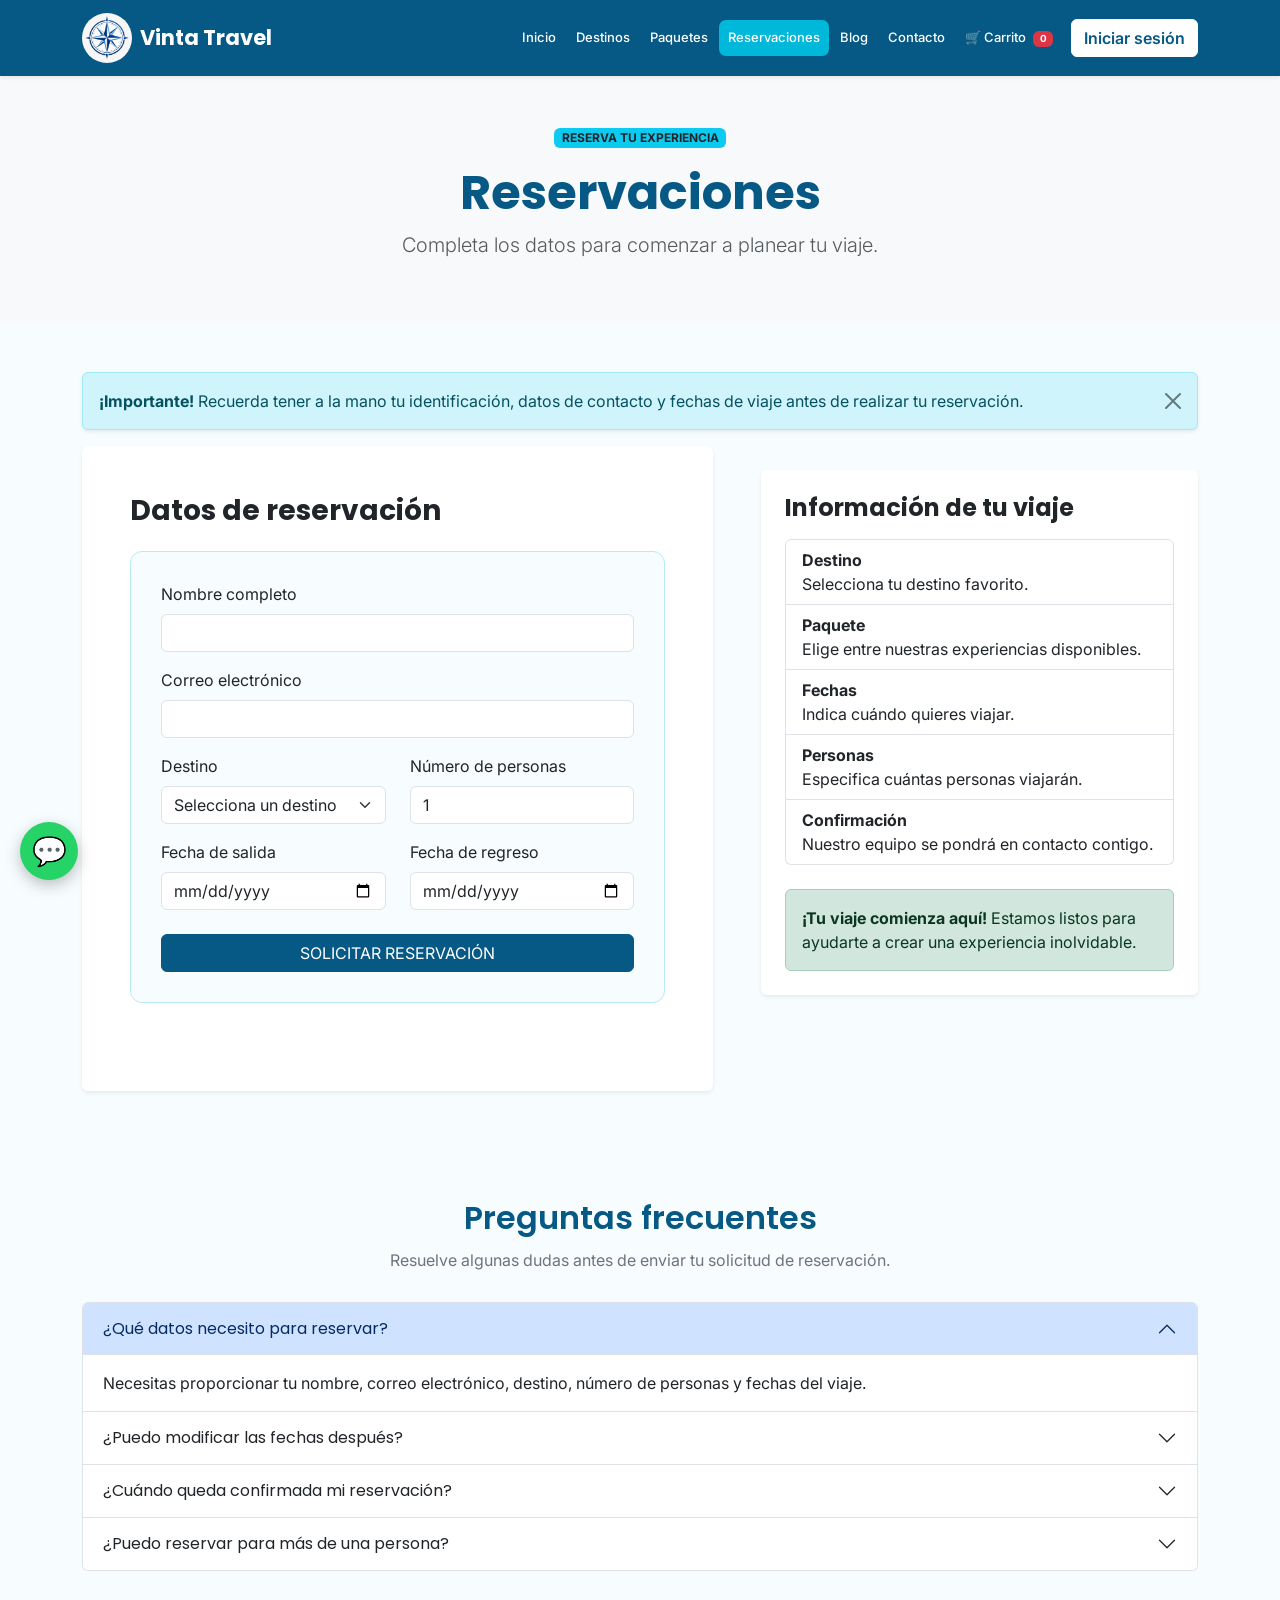
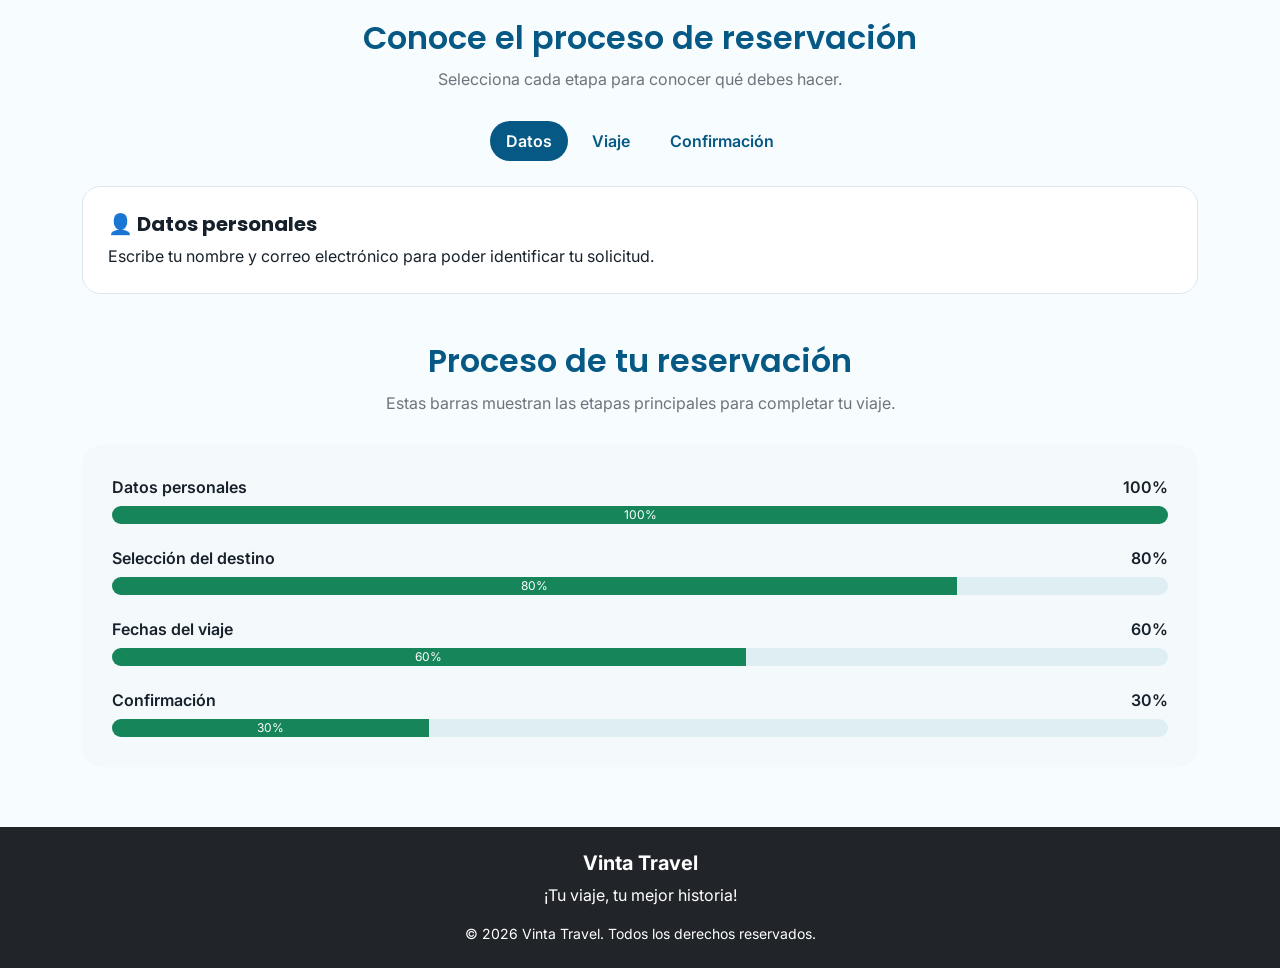
<file: reservaciones.html>
<!DOCTYPE html>

<html lang="es">

<head>

    <meta charset="UTF-8">

    <meta name="viewport"
          content="width=device-width, initial-scale=1.0">


    <title>
        Reservaciones de viajes | Vinta Travel
    </title>


    <meta name="description"
          content="Solicita tu reservación con Vinta Travel. Elige destino, fechas, número de personas y presupuesto para comenzar a planear tu viaje.">


    <meta name="keywords"
          content="reservaciones de viajes, reservar viaje, destinos, viajes, Vinta Travel">


    <!-- Bootstrap -->

    <link href="https://cdn.jsdelivr.net/npm/bootstrap@5.3.8/dist/css/bootstrap.min.css"
          rel="stylesheet">


    <!-- Google Fonts -->

    <link rel="preconnect"
          href="https://fonts.googleapis.com">

    <link rel="preconnect"
          href="https://fonts.gstatic.com"
          crossorigin>

    <link href="https://fonts.googleapis.com/css2?family=Inter:wght@400;500;600&family=Poppins:wght@500;600;700&display=swap"
          rel="stylesheet">


    <!-- CSS -->

    <link rel="stylesheet"
          href="styles.css">


    <!-- =====================================================
         ESTILOS DE LOS COMPONENTES NUEVOS
    ====================================================== -->

    <style>

        .componentes-reservaciones {
            padding: 60px 0;
        }


        .titulo-componente {
            text-align: center;
            margin-bottom: 10px;
        }


        .subtitulo-componente {
            text-align: center;
            max-width: 700px;
            margin: 0 auto 30px;
            color: #6c757d;
        }


        /* MODAL */

        .vinta-modal .modal-content {
            border: none;
            border-radius: 18px;
            overflow: hidden;
        }


        .vinta-modal .modal-header {
            background: #075985;
            color: white;
            border: none;
        }


        .vinta-modal .btn-close {
            filter: brightness(0) invert(1);
        }


        .vinta-modal .modal-body {
            padding: 30px;
        }


        /* TABS */

        .reservaciones-tabs .nav-pills {
            justify-content: center;
            gap: 8px;
            margin-bottom: 25px;
        }


        .reservaciones-tabs .nav-link {
            color: #075985;
            font-weight: 600;
            border-radius: 30px;
        }


        .reservaciones-tabs .nav-link.active {
            background: #075985;
            color: white;
        }


        .reservaciones-tab-content {
            border: 1px solid #dbe7ee;
            border-radius: 18px;
            padding: 25px;
            background: white;
        }


        /* PROGRESS */

        .progreso-reservacion {
            background: #f4fafc;
            border-radius: 20px;
            padding: 30px;
        }


        .progreso-item {
            margin-bottom: 22px;
        }


        .progreso-item:last-child {
            margin-bottom: 0;
        }


        .progreso-label {
            display: flex;
            justify-content: space-between;
            gap: 10px;
            font-weight: 600;
            margin-bottom: 7px;
        }


        .progreso-reservacion .progress {
            height: 18px;
            border-radius: 20px;
            background: #dfeef2;
        }


        .progreso-reservacion .progress-bar {
            background: #16865a;
        }


        @media (max-width: 767px) {

            .componentes-reservaciones {
                padding: 40px 0;
            }


            .reservaciones-tab-content,
            .progreso-reservacion {
                padding: 20px;
            }

        }

    </style>

</head>


<body>


    <!-- =====================================================
         NAVBAR
    ====================================================== -->

    <header>

        <nav class="navbar navbar-expand-lg navbar-dark bg-primary shadow-sm">

            <div class="container">


                <a class="navbar-brand d-flex align-items-center fw-bold"
                   href="index.html">

                    <img src="logo.jpeg"
                         alt="Logo Vinta Travel"
                         width="50"
                         height="50"
                         class="rounded-circle me-2">

                    Vinta Travel

                </a>


                <button class="navbar-toggler"
                        type="button"
                        data-bs-toggle="offcanvas"
                        data-bs-target="#menuVinta">

                    <span class="navbar-toggler-icon"></span>

                </button>


                <div class="offcanvas offcanvas-end text-bg-primary"
                     tabindex="-1"
                     id="menuVinta">


                    <div class="offcanvas-header">

                        <h5 class="offcanvas-title">

                            Vinta Travel

                        </h5>


                        <button type="button"
                                class="btn-close btn-close-white"
                                data-bs-dismiss="offcanvas">
                        </button>

                    </div>


                    <div class="offcanvas-body">

                        <ul class="navbar-nav ms-auto align-items-lg-center">


                            <li class="nav-item">

                                <a class="nav-link"
                                   href="index.html">

                                    Inicio

                                </a>

                            </li>


                            <li class="nav-item">

                                <a class="nav-link"
                                   href="destinos.html">

                                    Destinos

                                </a>

                            </li>


                            <li class="nav-item">

                                <a class="nav-link"
                                   href="paquetes.html">

                                    Paquetes

                                </a>

                            </li>


                            <li class="nav-item">

                                <a class="nav-link active"
                                   href="reservaciones.html">

                                    Reservaciones

                                </a>

                            </li>


                            <li class="nav-item">

                                <a class="nav-link"
                                   href="blog.html">

                                    Blog

                                </a>

                            </li>


                            <li class="nav-item">

                                <a class="nav-link"
                                   href="contacto.html">

                                    Contacto

                                </a>

                            </li>


                            <li class="nav-item">

                                <a class="nav-link"
                                   href="carrito.html">

                                    🛒 Carrito

                                    <span class="badge bg-danger contador-carrito">
                                        0
                                    </span>

                                </a>

                            </li>


                            <li class="nav-item ms-lg-2">

                                <a class="btn btn-light text-primary fw-semibold"
                                   href="login.html">

                                    Iniciar sesión

                                </a>

                            </li>


                        </ul>

                    </div>

                </div>

            </div>

        </nav>

    </header>


    <!-- =====================================================
         CONTENIDO
    ====================================================== -->

    <main>


        <!-- ENCABEZADO -->

        <section class="py-5 bg-light">

            <div class="container text-center">


                <span class="badge bg-info text-dark mb-3">

                    RESERVA TU EXPERIENCIA

                </span>


                <h1 class="display-5 fw-bold">

                    Reservaciones

                </h1>


                <p class="lead text-muted">

                    Completa los datos para comenzar a planear tu viaje.

                </p>


            </div>

        </section>


        <!-- =====================================================
             FORMULARIO
        ====================================================== -->

        <section class="py-5">

            <div class="container">


                <!-- ALERT -->

                <div class="alert alert-info alert-dismissible fade show shadow-sm"
                     role="alert">


                    <strong>
                        ¡Importante!
                    </strong>

                    Recuerda tener a la mano tu identificación,
                    datos de contacto y fechas de viaje antes de
                    realizar tu reservación.


                    <button type="button"
                            class="btn-close"
                            data-bs-dismiss="alert"
                            aria-label="Cerrar">
                    </button>


                </div>


                <div class="row g-5">


                    <!-- =================================================
                         FORMULARIO
                    ================================================== -->

                    <div class="col-lg-7">


                        <div class="card border-0 shadow-sm">


                            <div class="card-body p-4 p-md-5">


                                <h2 class="h3 fw-bold mb-4">

                                    Datos de reservación

                                </h2>


                                <!--
                                    ID NECESARIO PARA JAVASCRIPT
                                -->

                                <form id="formReservacion"
                                      novalidate>


                                    <!-- =================================
                                         NOMBRE
                                    ================================== -->

                                    <div class="mb-3">


                                        <label for="nombre"
                                               class="form-label">

                                            Nombre completo

                                        </label>


                                        <input type="text"
                                               id="nombre"
                                               class="form-control"
                                               required>


                                        <div class="invalid-feedback">

                                            Escribe tu nombre completo.

                                        </div>


                                    </div>


                                    <!-- =================================
                                         CORREO
                                    ================================== -->

                                    <div class="mb-3">


                                        <label for="correo"
                                               class="form-label">

                                            Correo electrónico

                                        </label>


                                        <input type="email"
                                               id="correo"
                                               class="form-control"
                                               required>


                                        <div class="invalid-feedback">

                                            Escribe un correo electrónico válido.

                                        </div>


                                    </div>


                                    <!-- =================================
                                         DESTINO Y PERSONAS
                                    ================================== -->

                                    <div class="row">


                                        <!-- DESTINO -->

                                        <div class="col-md-6 mb-3">


                                            <label for="destino"
                                                   class="form-label">

                                                Destino

                                            </label>


                                            <select id="destino"
                                                    class="form-select"
                                                    required>


                                                <option value=""
                                                        selected>

                                                    Selecciona un destino

                                                </option>


                                                <option value="Roma">

                                                    Roma

                                                </option>


                                                <option value="París">

                                                    París

                                                </option>


                                                <option value="Tokio">

                                                    Tokio

                                                </option>


                                            </select>


                                            <div class="invalid-feedback">

                                                Selecciona un destino.

                                            </div>


                                        </div>


                                        <!-- PERSONAS -->

                                        <div class="col-md-6 mb-3">


                                            <label for="personas"
                                                   class="form-label">

                                                Número de personas

                                            </label>


                                            <input type="number"
                                                   id="personas"
                                                   class="form-control"
                                                   min="1"
                                                   value="1"
                                                   required>


                                            <div class="invalid-feedback">

                                                Indica cuántas personas viajarán.

                                            </div>


                                        </div>


                                    </div>


                                    <!-- =================================
                                         FECHAS
                                    ================================== -->

                                    <div class="row">


                                        <!-- SALIDA -->

                                        <div class="col-md-6 mb-3">


                                            <label for="salida"
                                                   class="form-label">

                                                Fecha de salida

                                            </label>


                                            <input type="date"
                                                   id="salida"
                                                   class="form-control"
                                                   required>


                                            <div class="invalid-feedback">

                                                Selecciona la fecha de salida.

                                            </div>


                                        </div>


                                        <!-- REGRESO -->

                                        <div class="col-md-6 mb-4">


                                            <label for="regreso"
                                                   class="form-label">

                                                Fecha de regreso

                                            </label>


                                            <input type="date"
                                                   id="regreso"
                                                   class="form-control"
                                                   required>


                                            <div class="invalid-feedback">

                                                Selecciona la fecha de regreso.

                                            </div>


                                        </div>


                                    </div>


                                    <!-- =================================
                                         PAQUETE SELECCIONADO
                                         Se llena con JavaScript
                                    ================================== -->

                                    <input type="hidden"
                                           id="paqueteSeleccionado">


                                    <!-- =================================
                                         BOTÓN
                                    ================================== -->

                                    <button type="submit"
                                            class="btn btn-primary w-100">

                                        SOLICITAR RESERVACIÓN

                                    </button>


                                </form>


                            </div>

                        </div>

                    </div>


                    <!-- =================================================
                         INFORMACIÓN DEL VIAJE
                    ================================================== -->

                    <aside class="col-lg-5">


                        <!-- =============================================
                             RESUMEN DINÁMICO
                             JAVASCRIPT COLOCARÁ AQUÍ EL DESTINO,
                             PAQUETE, PRECIO E ITINERARIO
                        ============================================== -->

                        <div id="resumenItinerario"
                             class="mb-4">
                        </div>


                        <div class="card border-0 shadow-sm">


                            <div class="card-body p-4">


                                <h2 class="h4 fw-bold mb-3">

                                    Información de tu viaje

                                </h2>


                                <div class="list-group">


                                    <div class="list-group-item">

                                        <strong>

                                            Destino

                                        </strong>

                                        <br>

                                        Selecciona tu destino favorito.

                                    </div>


                                    <div class="list-group-item">

                                        <strong>

                                            Paquete

                                        </strong>

                                        <br>

                                        Elige entre nuestras experiencias
                                        disponibles.

                                    </div>


                                    <div class="list-group-item">

                                        <strong>

                                            Fechas

                                        </strong>

                                        <br>

                                        Indica cuándo quieres viajar.

                                    </div>


                                    <div class="list-group-item">

                                        <strong>

                                            Personas

                                        </strong>

                                        <br>

                                        Especifica cuántas personas viajarán.

                                    </div>


                                    <div class="list-group-item">

                                        <strong>

                                            Confirmación

                                        </strong>

                                        <br>

                                        Nuestro equipo se pondrá en contacto
                                        contigo.

                                    </div>


                                </div>


                                <div class="alert alert-success mt-4 mb-0"
                                     role="alert">


                                    <strong>

                                        ¡Tu viaje comienza aquí!

                                    </strong>


                                    Estamos listos para ayudarte a crear
                                    una experiencia inolvidable.


                                </div>


                            </div>

                        </div>

                    </aside>


                </div>

            </div>

        </section>


        <!-- =====================================================
             COMPONENTES INTERACTIVOS
        ====================================================== -->

        <section class="componentes-reservaciones">


            <div class="container">


                <!-- =================================================
                     1. MODAL
                ================================================== -->

                <div class="modal fade vinta-modal"
                     id="modalReservacion"
                     tabindex="-1"
                     aria-hidden="true">


                    <div class="modal-dialog modal-dialog-centered">


                        <div class="modal-content">


                            <div class="modal-header">


                                <h2 class="modal-title fs-5">

                                    ✈️ Solicitud de reservación

                                </h2>


                                <button type="button"
                                        class="btn-close"
                                        data-bs-dismiss="modal"
                                        aria-label="Cerrar">
                                </button>


                            </div>


                            <div class="modal-body">


                                <p>

                                    Tu solicitud está lista para continuar.

                                </p>


                                <ul>


                                    <li>

                                        Verifica que tus datos sean correctos.

                                    </li>


                                    <li>

                                        Confirma el destino seleccionado.

                                    </li>


                                    <li>

                                        Revisa tus fechas de viaje.

                                    </li>


                                    <li>

                                        Confirma el número de personas.

                                    </li>


                                </ul>


                                <p class="mb-0">

                                    Nuestro equipo podrá ayudarte con
                                    los siguientes pasos de tu viaje.

                                </p>


                            </div>


                            <div class="modal-footer">


                                <a href="carrito.html"
                                   class="btn btn-primary">

                                    Continuar

                                </a>


                                <button type="button"
                                        class="btn btn-secondary"
                                        data-bs-dismiss="modal">

                                    Revisar datos

                                </button>


                            </div>


                        </div>

                    </div>

                </div>


                <!-- =================================================
                     2. ACORDEÓN
                ================================================== -->

                <div class="mb-5">


                    <h2 class="titulo-componente">

                        Preguntas frecuentes

                    </h2>


                    <p class="subtitulo-componente">

                        Resuelve algunas dudas antes de enviar
                        tu solicitud de reservación.

                    </p>


                    <div class="accordion"
                         id="reservacionesAccordion">


                        <!-- PREGUNTA 1 -->

                        <div class="accordion-item">


                            <h3 class="accordion-header">


                                <button class="accordion-button"
                                        type="button"
                                        data-bs-toggle="collapse"
                                        data-bs-target="#reservaPregunta1">

                                    ¿Qué datos necesito para reservar?

                                </button>


                            </h3>


                            <div id="reservaPregunta1"
                                 class="accordion-collapse collapse show"
                                 data-bs-parent="#reservacionesAccordion">


                                <div class="accordion-body">

                                    Necesitas proporcionar tu nombre,
                                    correo electrónico, destino, número
                                    de personas y fechas del viaje.

                                </div>


                            </div>


                        </div>


                        <!-- PREGUNTA 2 -->

                        <div class="accordion-item">


                            <h3 class="accordion-header">


                                <button class="accordion-button collapsed"
                                        type="button"
                                        data-bs-toggle="collapse"
                                        data-bs-target="#reservaPregunta2">

                                    ¿Puedo modificar las fechas después?

                                </button>


                            </h3>


                            <div id="reservaPregunta2"
                                 class="accordion-collapse collapse"
                                 data-bs-parent="#reservacionesAccordion">


                                <div class="accordion-body">

                                    Puedes revisar tus fechas antes de
                                    enviar la solicitud y contactar al
                                    equipo si necesitas realizar cambios.

                                </div>


                            </div>


                        </div>


                        <!-- PREGUNTA 3 -->

                        <div class="accordion-item">


                            <h3 class="accordion-header">


                                <button class="accordion-button collapsed"
                                        type="button"
                                        data-bs-toggle="collapse"
                                        data-bs-target="#reservaPregunta3">

                                    ¿Cuándo queda confirmada mi reservación?

                                </button>


                            </h3>


                            <div id="reservaPregunta3"
                                 class="accordion-collapse collapse"
                                 data-bs-parent="#reservacionesAccordion">


                                <div class="accordion-body">

                                    La solicitud inicia el proceso.
                                    Después se revisan los datos y se
                                    continúa con la confirmación.

                                </div>


                            </div>


                        </div>


                        <!-- PREGUNTA 4 -->

                        <div class="accordion-item">


                            <h3 class="accordion-header">


                                <button class="accordion-button collapsed"
                                        type="button"
                                        data-bs-toggle="collapse"
                                        data-bs-target="#reservaPregunta4">

                                    ¿Puedo reservar para más de una persona?

                                </button>


                            </h3>


                            <div id="reservaPregunta4"
                                 class="accordion-collapse collapse"
                                 data-bs-parent="#reservacionesAccordion">


                                <div class="accordion-body">

                                    Sí. En el formulario puedes indicar
                                    cuántas personas viajarán.

                                </div>


                            </div>


                        </div>


                    </div>


                </div>


                <!-- =================================================
                     3. TABS / PILLS
                ================================================== -->

                <div class="reservaciones-tabs mb-5">


                    <h2 class="titulo-componente">

                        Conoce el proceso de reservación

                    </h2>


                    <p class="subtitulo-componente">

                        Selecciona cada etapa para conocer
                        qué debes hacer.

                    </p>


                    <ul class="nav nav-pills"
                        role="tablist">


                        <li class="nav-item">


                            <button class="nav-link active"
                                    type="button"
                                    data-bs-toggle="pill"
                                    data-bs-target="#pasoDatos">

                                Datos

                            </button>


                        </li>


                        <li class="nav-item">


                            <button class="nav-link"
                                    type="button"
                                    data-bs-toggle="pill"
                                    data-bs-target="#pasoViaje">

                                Viaje

                            </button>


                        </li>


                        <li class="nav-item">


                            <button class="nav-link"
                                    type="button"
                                    data-bs-toggle="pill"
                                    data-bs-target="#pasoConfirmacion">

                                Confirmación

                            </button>


                        </li>


                    </ul>


                    <div class="tab-content reservaciones-tab-content">


                        <!-- DATOS -->

                        <div class="tab-pane fade show active"
                             id="pasoDatos">


                            <h3 class="h5 fw-bold">

                                👤 Datos personales

                            </h3>


                            <p class="mb-0">

                                Escribe tu nombre y correo electrónico
                                para poder identificar tu solicitud.

                            </p>


                        </div>


                        <!-- VIAJE -->

                        <div class="tab-pane fade"
                             id="pasoViaje">


                            <h3 class="h5 fw-bold">

                                🌎 Información del viaje

                            </h3>


                            <p class="mb-0">

                                Selecciona el destino, las fechas
                                y el número de personas que viajarán.

                            </p>


                        </div>


                        <!-- CONFIRMACIÓN -->

                        <div class="tab-pane fade"
                             id="pasoConfirmacion">


                            <h3 class="h5 fw-bold">

                                ✅ Confirmación

                            </h3>


                            <p class="mb-0">

                                Revisa los datos y continúa con
                                el proceso de reservación.

                            </p>


                        </div>


                    </div>


                </div>


                <!-- =================================================
                     4. PROGRESS BAR
                ================================================== -->

                <div>


                    <h2 class="titulo-componente">

                        Proceso de tu reservación

                    </h2>


                    <p class="subtitulo-componente">

                        Estas barras muestran las etapas principales
                        para completar tu viaje.

                    </p>


                    <div class="progreso-reservacion">


                        <!-- DATOS -->

                        <div class="progreso-item">


                            <div class="progreso-label">

                                <span>
                                    Datos personales
                                </span>

                                <span>
                                    100%
                                </span>

                            </div>


                            <div class="progress">


                                <div class="progress-bar"
                                     role="progressbar"
                                     style="width: 100%;"
                                     aria-valuenow="100"
                                     aria-valuemin="0"
                                     aria-valuemax="100">

                                    100%

                                </div>


                            </div>


                        </div>


                        <!-- DESTINO -->

                        <div class="progreso-item">


                            <div class="progreso-label">

                                <span>
                                    Selección del destino
                                </span>

                                <span>
                                    80%
                                </span>

                            </div>


                            <div class="progress">


                                <div class="progress-bar"
                                     role="progressbar"
                                     style="width: 80%;"
                                     aria-valuenow="80"
                                     aria-valuemin="0"
                                     aria-valuemax="100">

                                    80%

                                </div>


                            </div>


                        </div>


                        <!-- FECHAS -->

                        <div class="progreso-item">


                            <div class="progreso-label">

                                <span>
                                    Fechas del viaje
                                </span>

                                <span>
                                    60%
                                </span>

                            </div>


                            <div class="progress">


                                <div class="progress-bar"
                                     role="progressbar"
                                     style="width: 60%;"
                                     aria-valuenow="60"
                                     aria-valuemin="0"
                                     aria-valuemax="100">

                                    60%

                                </div>


                            </div>


                        </div>


                        <!-- CONFIRMACIÓN -->

                        <div class="progreso-item">


                            <div class="progreso-label">

                                <span>
                                    Confirmación
                                </span>

                                <span>
                                    30%
                                </span>

                            </div>


                            <div class="progress">


                                <div class="progress-bar"
                                     role="progressbar"
                                     style="width: 30%;"
                                     aria-valuenow="30"
                                     aria-valuemin="0"
                                     aria-valuemax="100">

                                    30%

                                </div>


                            </div>


                        </div>


                    </div>


                </div>


            </div>

        </section>


    </main>


    <!-- =====================================================
         FOOTER
    ====================================================== -->

    <footer class="bg-dark text-white py-4">


        <div class="container text-center">


            <h5 class="fw-bold">

                Vinta Travel

            </h5>


            <p>

                ¡Tu viaje, tu mejor historia!

            </p>


            <p class="small mb-0">

                © 2026 Vinta Travel.
                Todos los derechos reservados.

            </p>


        </div>


    </footer>


    <!-- Bootstrap JS -->

    <script src="https://cdn.jsdelivr.net/npm/bootstrap@5.3.8/dist/js/bootstrap.bundle.min.js"></script>


    <!-- JavaScript Vinta Travel -->

    <script src="script.js"></script>


</body>

</html>
</file>
<file: styles.css>
:root {
    --azul-vinta: #075985;
    --azul-acento: #00B8D9;
    --azul-suave: #B9EAF2;
    --fondo-vinta: #F7FCFE;
    --blanco: #FFFFFF;
    --texto-vinta: #17212B;
    --verde-progreso: #16865A;
    --gris-texto: #6C757D;
}


* {
    box-sizing: border-box;
}


html,
body {
    max-width: 100%;
    overflow-x: hidden;
}


body {
    font-family: 'Inter', sans-serif;
    background: var(--fondo-vinta);
    color: var(--texto-vinta);
    margin: 0;
    padding: 0;
}


header {
    margin: 0;
    padding: 0;
}


/* ========================================
   NAVBAR
   ======================================== */

.navbar.bg-primary,
.vinta-navbar {
    background-color: var(--azul-vinta) !important;
}


.vinta-navbar {
    padding: 12px 30px;
    border-bottom: 4px solid var(--azul-acento);
}


.navbar .navbar-brand,
.vinta-navbar .navbar-brand {
    font-family: 'Poppins', sans-serif;
    font-size: 25px;
    font-weight: 700;
    color: var(--blanco) !important;
    text-decoration: none;
    white-space: nowrap;
    flex-shrink: 0;
}


.logo-navbar,
.navbar-brand img {
    object-fit: cover;
}


.navbar .nav-link,
.vinta-navbar .nav-link {
    font-size: 14px;
    font-weight: 500;
    color: var(--blanco) !important;
    margin: 0 3px;
    padding: 9px 13px !important;
    border-radius: 7px;
    white-space: nowrap;
    transition: 0.3s;
}


.navbar .nav-link:hover,
.navbar .nav-link.active,
.vinta-navbar .nav-link:hover,
.vinta-navbar .nav-link.active {
    background: var(--azul-acento);
    color: var(--blanco) !important;
}


.navbar .btn-light {
    color: var(--azul-vinta) !important;
    background: var(--blanco) !important;
    border-color: var(--blanco) !important;
    white-space: nowrap;
}


.navbar .btn-light:hover {
    background: var(--azul-acento) !important;
    color: var(--blanco) !important;
    border-color: var(--azul-acento) !important;
}


.navbar .navbar-toggler {
    border: 1px solid var(--blanco);
}


/* ========================================
   TÍTULOS
   ======================================== */

h1,
h2,
h3 {
    font-family: 'Poppins', sans-serif;
    color: var(--azul-vinta);
}


h1 {
    font-size: 48px;
    font-weight: 700;
    text-align: center;
}


h2 {
    font-size: 32px;
    font-weight: 600;
}


h3 {
    font-size: 24px;
    font-weight: 600;
}


/* ========================================
   MAIN
   ======================================== */

main {
    width: 100%;
    max-width: none;
    margin: 0;
    padding: 0;
    background: transparent;
    border: 0;
}


/* ========================================
   HERO
   ======================================== */

.hero {
    height: 550px;
    position: relative;
    overflow: hidden;
}


.hero .carousel,
.hero .carousel-inner,
.hero .carousel-item {
    height: 100%;
}


.hero .carousel-item img {
    width: 100%;
    height: 100%;
    object-fit: cover;
    object-position: center;
}


.hero-overlay {
    position: absolute;
    inset: 0;
    z-index: 2;

    display: flex;
    align-items: center;

    background: linear-gradient(
        90deg,
        rgba(7, 89, 133, 0.90),
        rgba(7, 89, 133, 0.60),
        rgba(7, 89, 133, 0.20)
    );
}


.hero-content {
    max-width: 750px;
    margin-left: 8%;
    padding: 40px 25px;
}


.hero-subtitle {
    font-size: 15px;
    font-weight: 600;
    letter-spacing: 2px;
    color: white;
}


.hero h1 {
    font-size: 52px;
    color: white;
    text-align: left;
    line-height: 1.15;
    margin-bottom: 20px;
}


.hero-text {
    max-width: 600px;
    font-size: 18px;
    line-height: 1.7;
    color: white;
    margin-bottom: 30px;
}


.hero-buttons {
    display: flex;
    gap: 15px;
    flex-wrap: wrap;
}


.btn-hero-primary,
.btn-hero-secondary {
    font-weight: 600;
    padding: 12px 24px;
    border-radius: 7px;
    text-decoration: none;
}


.btn-hero-primary {
    background: var(--azul-acento);
    color: white;
    border: 2px solid var(--azul-acento);
}


.btn-hero-secondary {
    background: transparent;
    color: white;
    border: 2px solid white;
}


/* ========================================
   BOTONES
   ======================================== */

.btn-primary {
    background: var(--azul-vinta) !important;
    border-color: var(--azul-vinta) !important;
}


.btn-primary:hover {
    background: var(--azul-acento) !important;
    border-color: var(--azul-acento) !important;
}


/* ========================================
   CONTENIDO DE INICIO
   ======================================== */

.contenido-inicio {
    max-width: 1200px;
    margin: 35px auto;
    padding: 30px 40px 45px;

    background: white;

    border: 1px solid var(--azul-suave);
    border-radius: 12px;
}


/* ========================================
   BUSCADOR
   ======================================== */

.busqueda {
    max-width: 500px;
    margin: 10px auto 40px;
    padding: 14px 22px;

    border: 2px solid var(--azul-acento);
    border-radius: 25px;

    background: white;

    text-align: center;
}


/* ========================================
   TARJETAS DE DESTINO
   ======================================== */

.destino-card {
    height: 100%;

    text-align: center;

    background: white;

    border: 1px solid var(--azul-suave);
    border-radius: 14px;

    padding: 20px;

    transition: 0.3s;
}


.destino-card:hover {
    transform: translateY(-5px);

    box-shadow: 0 8px 20px rgba(7, 89, 133, 0.15);
}


.destino-card img {
    width: 100%;
    max-width: 220px;
    height: 180px;

    object-fit: cover;

    border-radius: 10px;

    margin-bottom: 10px;
}


/* ========================================
   SERVICIOS Y PASOS
   ======================================== */

.servicio-card,
.paso-card {
    height: 100%;

    padding: 25px;

    background: var(--fondo-vinta);

    border: 1px solid var(--azul-suave);
    border-radius: 14px;
}


.numero-paso {
    display: inline-flex;
    align-items: center;
    justify-content: center;

    width: 42px;
    height: 42px;

    background: var(--azul-vinta);

    color: white;

    border-radius: 50%;

    font-weight: 700;
}


/* ========================================
   FORMULARIOS
   ======================================== */

form {
    max-width: 750px;
    margin: 20px auto 40px;
    padding: 30px;

    background: var(--fondo-vinta);

    border: 1px solid var(--azul-suave);
    border-radius: 12px;
}


input,
select,
textarea {
    width: 100%;
    box-sizing: border-box;
    font-size: 15px;
}


/* ========================================
   FOOTER
   ======================================== */

footer {
    background: var(--azul-vinta);
    color: white;

    padding: 45px 20px 20px;
}


footer h3,
footer h5,
footer h6,
footer p {
    color: white;
}


.footer-links {
    list-style: none;
    padding: 0;
}


.footer-links a {
    color: white;
    text-decoration: none;
}


/* ========================================
   BOTÓN FLOTANTE DE WHATSAPP
   ======================================== */

.whatsapp-flotante {
    position: fixed;

    left: 20px;
    bottom: 20px;

    width: 58px;
    height: 58px;

    display: flex;
    align-items: center;
    justify-content: center;

    background: #25D366;
    color: white;

    font-size: 28px;

    border-radius: 50%;

    text-decoration: none;

    box-shadow: 0 5px 15px rgba(0, 0, 0, 0.25);

    z-index: 9998;

    transition: 0.3s;
}


.whatsapp-flotante:hover {
    transform: scale(1.08);
    color: white;
}


/* ========================================
   MENSAJES DE JAVASCRIPT
   ======================================== */

.toast-vinta {
    position: fixed;

    top: 20px;
    left: 50%;

    transform: translateX(-50%);

    z-index: 9999;

    min-width: 280px;
}


/* ========================================
   IMÁGENES DE TARJETAS
   ======================================== */

.card-img-top {
    height: 220px;
    object-fit: cover;
}


/* ========================================
   ITINERARIO
   ======================================== */

.itinerario-dia {
    border-left: 4px solid var(--azul-acento);
}


/* ========================================
   CONTADOR DEL CARRITO
   ======================================== */

.contador-carrito {
    margin-left: 4px;
}


/* ========================================
   RESPONSIVE NAVBAR
   ======================================== */

@media (max-width: 1199.98px) {

    .navbar .offcanvas {
        width: 300px;
        max-width: 88vw;
    }


    .navbar .offcanvas-body .navbar-nav {
        width: 100%;
        align-items: stretch !important;
    }


    .navbar .offcanvas-body .nav-link {
        width: 100%;
        padding: 12px 15px !important;
        margin: 3px 0;
    }


    .navbar .offcanvas-body .btn {
        width: 100%;
        margin-top: 10px;
    }

}


/* ========================================
   TABLET / LAPTOP
   ======================================== */

@media (min-width: 1200px) and (max-width: 1399.98px) {

    .navbar .navbar-brand {
        font-size: 21px;
    }


    .navbar .nav-link {
        font-size: 13px;
        padding: 8px 9px !important;
        margin: 0 1px;
    }

}


/* ========================================
   TABLET Y CELULAR
   ======================================== */

@media (max-width: 767.98px) {

    .hero {
        height: 500px;
    }


    .hero-content {
        margin: 0;
        padding: 30px 20px;
    }


    .hero h1 {
        font-size: 38px;
    }


    .hero-text {
        font-size: 16px;
    }


    .hero-buttons {
        flex-direction: column;
    }


    .btn-hero-primary,
    .btn-hero-secondary {
        width: 100%;
        text-align: center;
    }


    .contenido-inicio {
        margin: 20px 10px;
        padding: 20px;
    }


    form {
        padding: 20px;
    }


    .display-5 {
        font-size: clamp(2rem, 9vw, 2.7rem);
    }

}


/* ========================================
   CELULAR
   ======================================== */

@media (max-width: 575.98px) {

    .navbar-brand img {
        width: 42px;
        height: 42px;
    }


    .navbar .navbar-brand {
        font-size: 19px;
    }


    .nav-pills .nav-item {
        flex: 1 1 100%;
    }


    .nav-pills .nav-link {
        width: 100%;
        text-align: center;
    }


    .whatsapp-flotante {
        width: 52px;
        height: 52px;

        left: 15px;
        bottom: 15px;

        font-size: 25px;
    }

}
</file>
